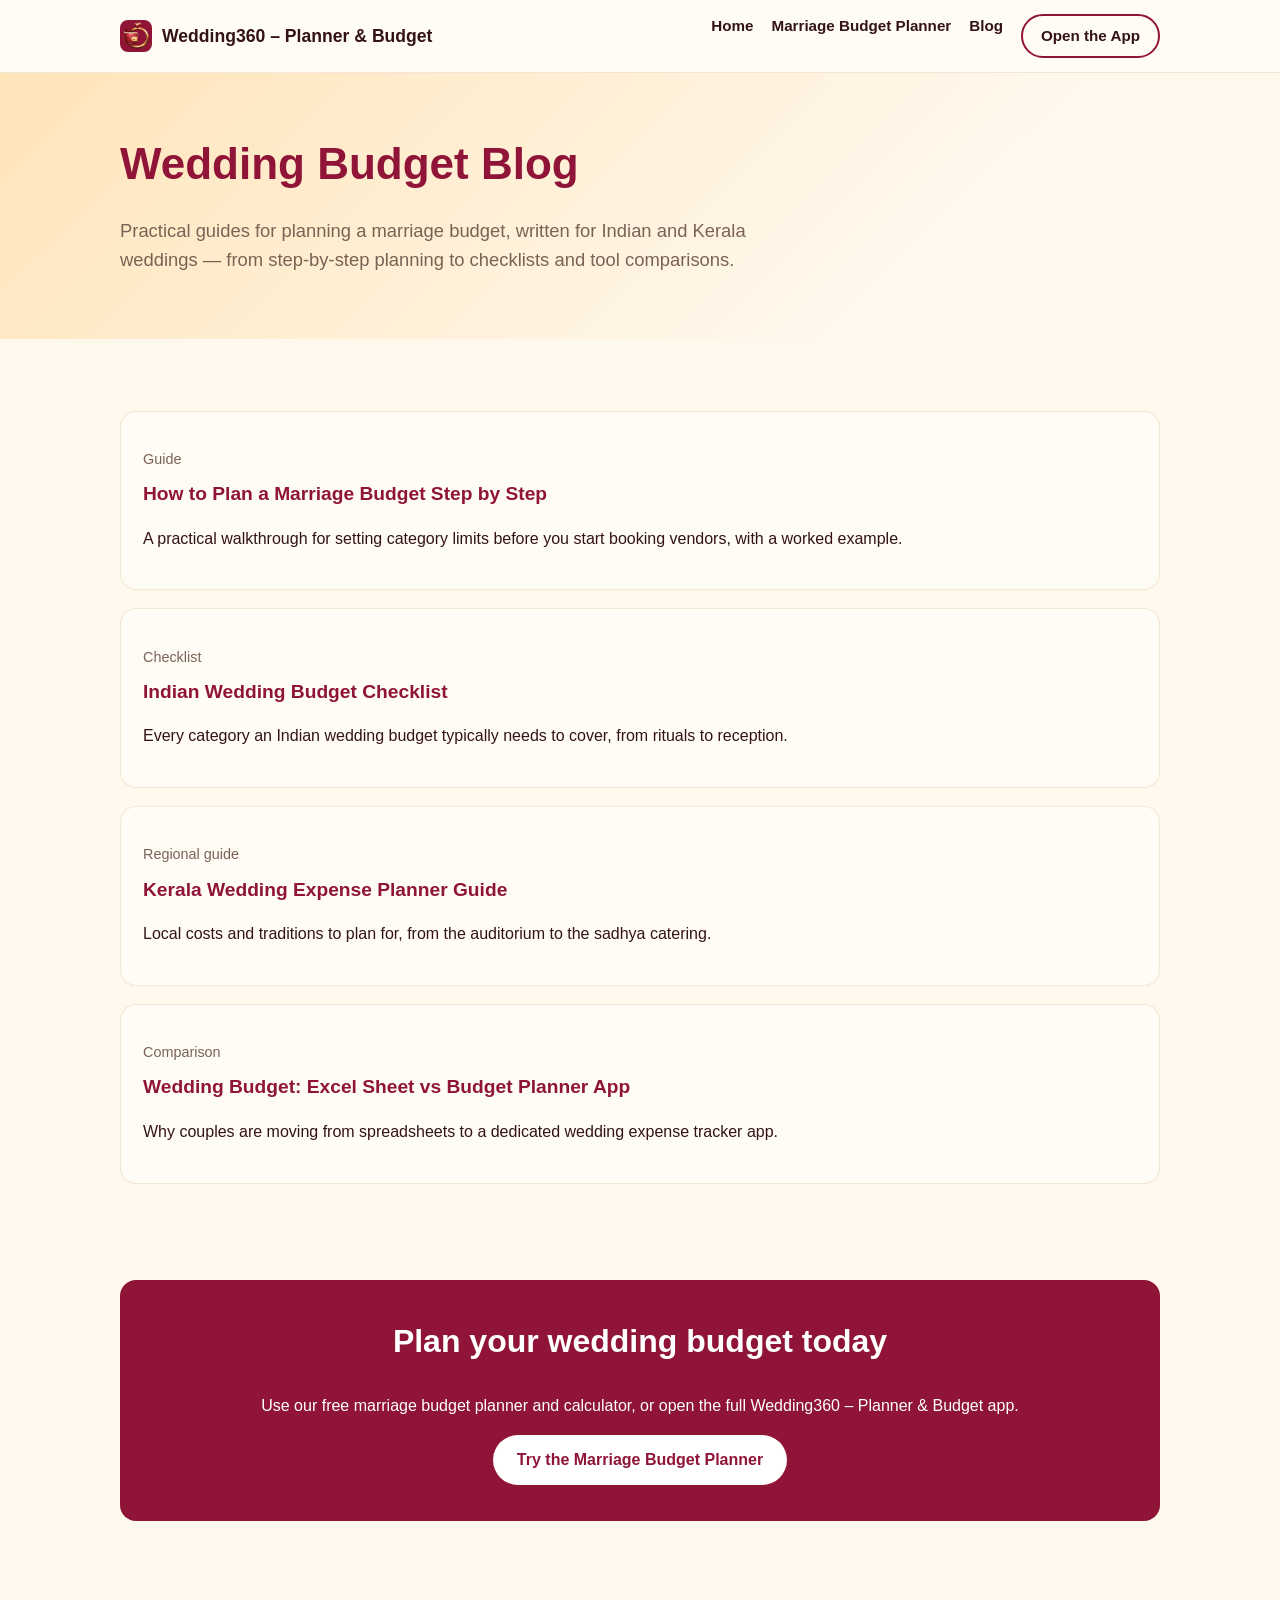
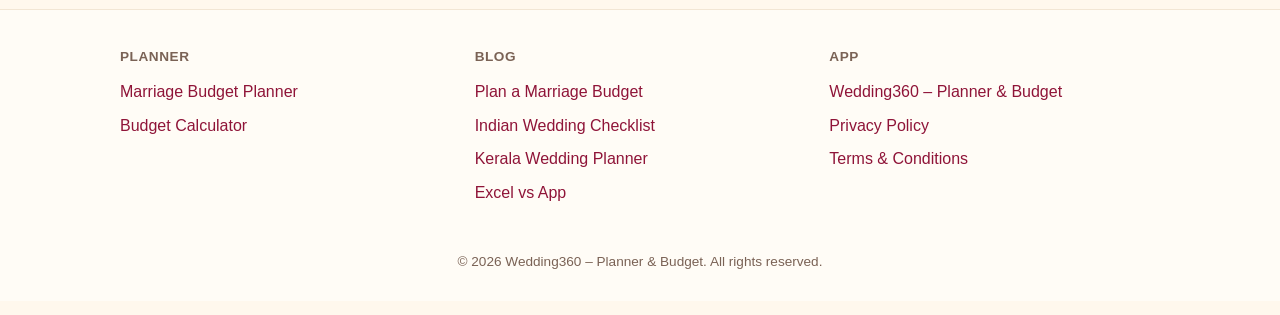
<file: web/blog/index.html>
<!DOCTYPE html>
<html lang="en">
<head>
  <meta charset="UTF-8">
  <meta http-equiv="X-UA-Compatible" content="IE=Edge">
  <meta name="viewport" content="width=device-width, initial-scale=1">

  <title>Wedding Budget Blog | Marriage Budget Planning Guides</title>
  <meta name="description" content="Guides on planning a marriage budget, Indian and Kerala wedding expense checklists, and choosing between Excel and a wedding budget planner app.">
  <meta name="robots" content="index, follow">
  <link rel="canonical" href="https://expense-tracker-20653.web.app/blog/">

  <meta name="theme-color" content="#8F1438">
  <link rel="icon" href="../favicon/favicon.ico" sizes="any">
  <link rel="stylesheet" href="../seo-assets/style.css">

  <meta property="og:type" content="website">
  <meta property="og:url" content="https://expense-tracker-20653.web.app/blog/">
  <meta property="og:title" content="Wedding Budget Blog | Marriage Budget Planning Guides">
  <meta property="og:description" content="Guides on planning a marriage budget, Indian and Kerala wedding expense checklists, and choosing between Excel and a wedding budget planner app.">
  <meta property="og:image" content="https://expense-tracker-20653.web.app/favicon/web-app-manifest-512x512.png">
  <meta property="og:site_name" content="Wedding360 – Planner & Budget">

  <meta name="twitter:card" content="summary_large_image">
  <meta name="twitter:title" content="Wedding Budget Blog | Marriage Budget Planning Guides">
  <meta name="twitter:description" content="Guides on planning a marriage budget, Indian and Kerala wedding expense checklists, and choosing between Excel and a wedding budget planner app.">
  <meta name="twitter:image" content="https://expense-tracker-20653.web.app/favicon/web-app-manifest-512x512.png">

  <script type="application/ld+json">
  {
    "@context": "https://schema.org",
    "@type": "BreadcrumbList",
    "itemListElement": [
      { "@type": "ListItem", "position": 1, "name": "Home", "item": "https://expense-tracker-20653.web.app/" },
      { "@type": "ListItem", "position": 2, "name": "Blog", "item": "https://expense-tracker-20653.web.app/blog/" }
    ]
  }
  </script>
</head>
<body>
  <a class="skip-link" href="#main-content">Skip to main content</a>

  <header class="site-header">
    <div class="container">
      <a class="brand" href="/">
        <img src="../favicon/web-app-manifest-192x192.png" alt="Wedding360 – Planner & Budget logo" width="32" height="32">
        <span>Wedding360 – Planner & Budget</span>
      </a>
      <nav class="site-nav" aria-label="Primary">
        <a href="/">Home</a>
        <a href="/marriage-budget-planner/">Marriage Budget Planner</a>
        <a href="/blog/" aria-current="page">Blog</a>
        <a href="/" class="btn btn-secondary" style="padding:8px 18px;">Open the App</a>
      </nav>
    </div>
  </header>

  <main id="main-content">
    <section class="hero">
      <div class="container">
        <h1>Wedding Budget Blog</h1>
        <p class="lede">
          Practical guides for planning a marriage budget, written for Indian and Kerala weddings &mdash;
          from step-by-step planning to checklists and tool comparisons.
        </p>
      </div>
    </section>

    <section>
      <div class="container">
        <ul class="blog-list">
          <li>
            <p class="post-meta">Guide</p>
            <a class="post-title" href="/blog/how-to-plan-marriage-budget/">How to Plan a Marriage Budget Step by Step</a>
            <p>A practical walkthrough for setting category limits before you start booking vendors, with a worked example.</p>
          </li>
          <li>
            <p class="post-meta">Checklist</p>
            <a class="post-title" href="/blog/indian-wedding-budget-checklist/">Indian Wedding Budget Checklist</a>
            <p>Every category an Indian wedding budget typically needs to cover, from rituals to reception.</p>
          </li>
          <li>
            <p class="post-meta">Regional guide</p>
            <a class="post-title" href="/blog/kerala-wedding-expense-planner/">Kerala Wedding Expense Planner Guide</a>
            <p>Local costs and traditions to plan for, from the auditorium to the sadhya catering.</p>
          </li>
          <li>
            <p class="post-meta">Comparison</p>
            <a class="post-title" href="/blog/wedding-budget-excel-vs-app/">Wedding Budget: Excel Sheet vs Budget Planner App</a>
            <p>Why couples are moving from spreadsheets to a dedicated wedding expense tracker app.</p>
          </li>
        </ul>
      </div>
    </section>

    <section id="cta">
      <div class="container">
        <div class="cta-banner">
          <h2>Plan your wedding budget today</h2>
          <p>Use our free marriage budget planner and calculator, or open the full Wedding360 – Planner & Budget app.</p>
          <a href="/marriage-budget-planner/" class="btn">Try the Marriage Budget Planner</a>
        </div>
      </div>
    </section>
  </main>

  <footer class="site-footer">
    <div class="container">
      <div class="footer-grid">
        <div>
          <h4>Planner</h4>
          <ul>
            <li><a href="/marriage-budget-planner/">Marriage Budget Planner</a></li>
            <li><a href="/marriage-budget-planner/#budget-calculator">Budget Calculator</a></li>
          </ul>
        </div>
        <div>
          <h4>Blog</h4>
          <ul>
            <li><a href="/blog/how-to-plan-marriage-budget/">Plan a Marriage Budget</a></li>
            <li><a href="/blog/indian-wedding-budget-checklist/">Indian Wedding Checklist</a></li>
            <li><a href="/blog/kerala-wedding-expense-planner/">Kerala Wedding Planner</a></li>
            <li><a href="/blog/wedding-budget-excel-vs-app/">Excel vs App</a></li>
          </ul>
        </div>
        <div>
          <h4>App</h4>
          <ul>
            <li><a href="/">Wedding360 – Planner & Budget</a></li>
            <li><a href="/privacy-policy">Privacy Policy</a></li>
            <li><a href="/terms-conditions">Terms &amp; Conditions</a></li>
          </ul>
        </div>
      </div>
      <p class="footer-bottom">&copy; 2026 Wedding360 – Planner & Budget. All rights reserved.</p>
    </div>
  </footer>
</body>
</html>
</file>
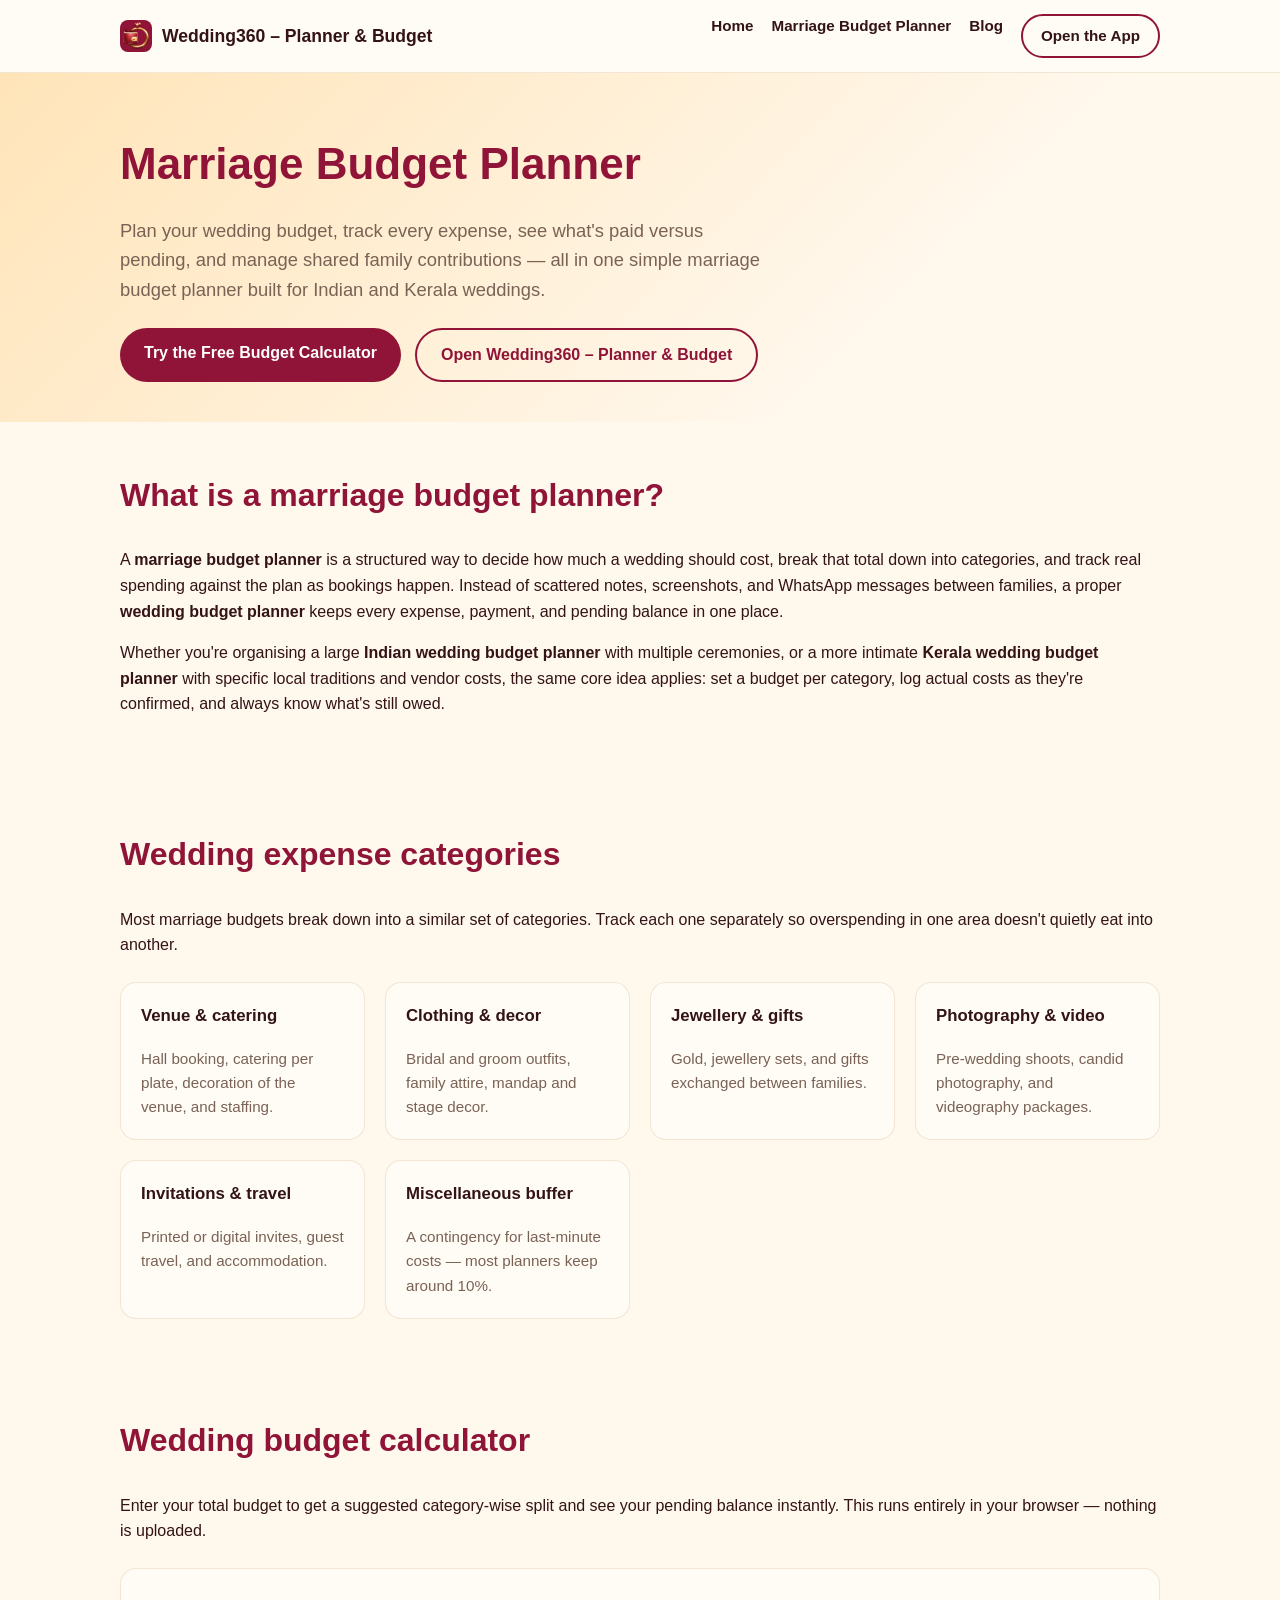
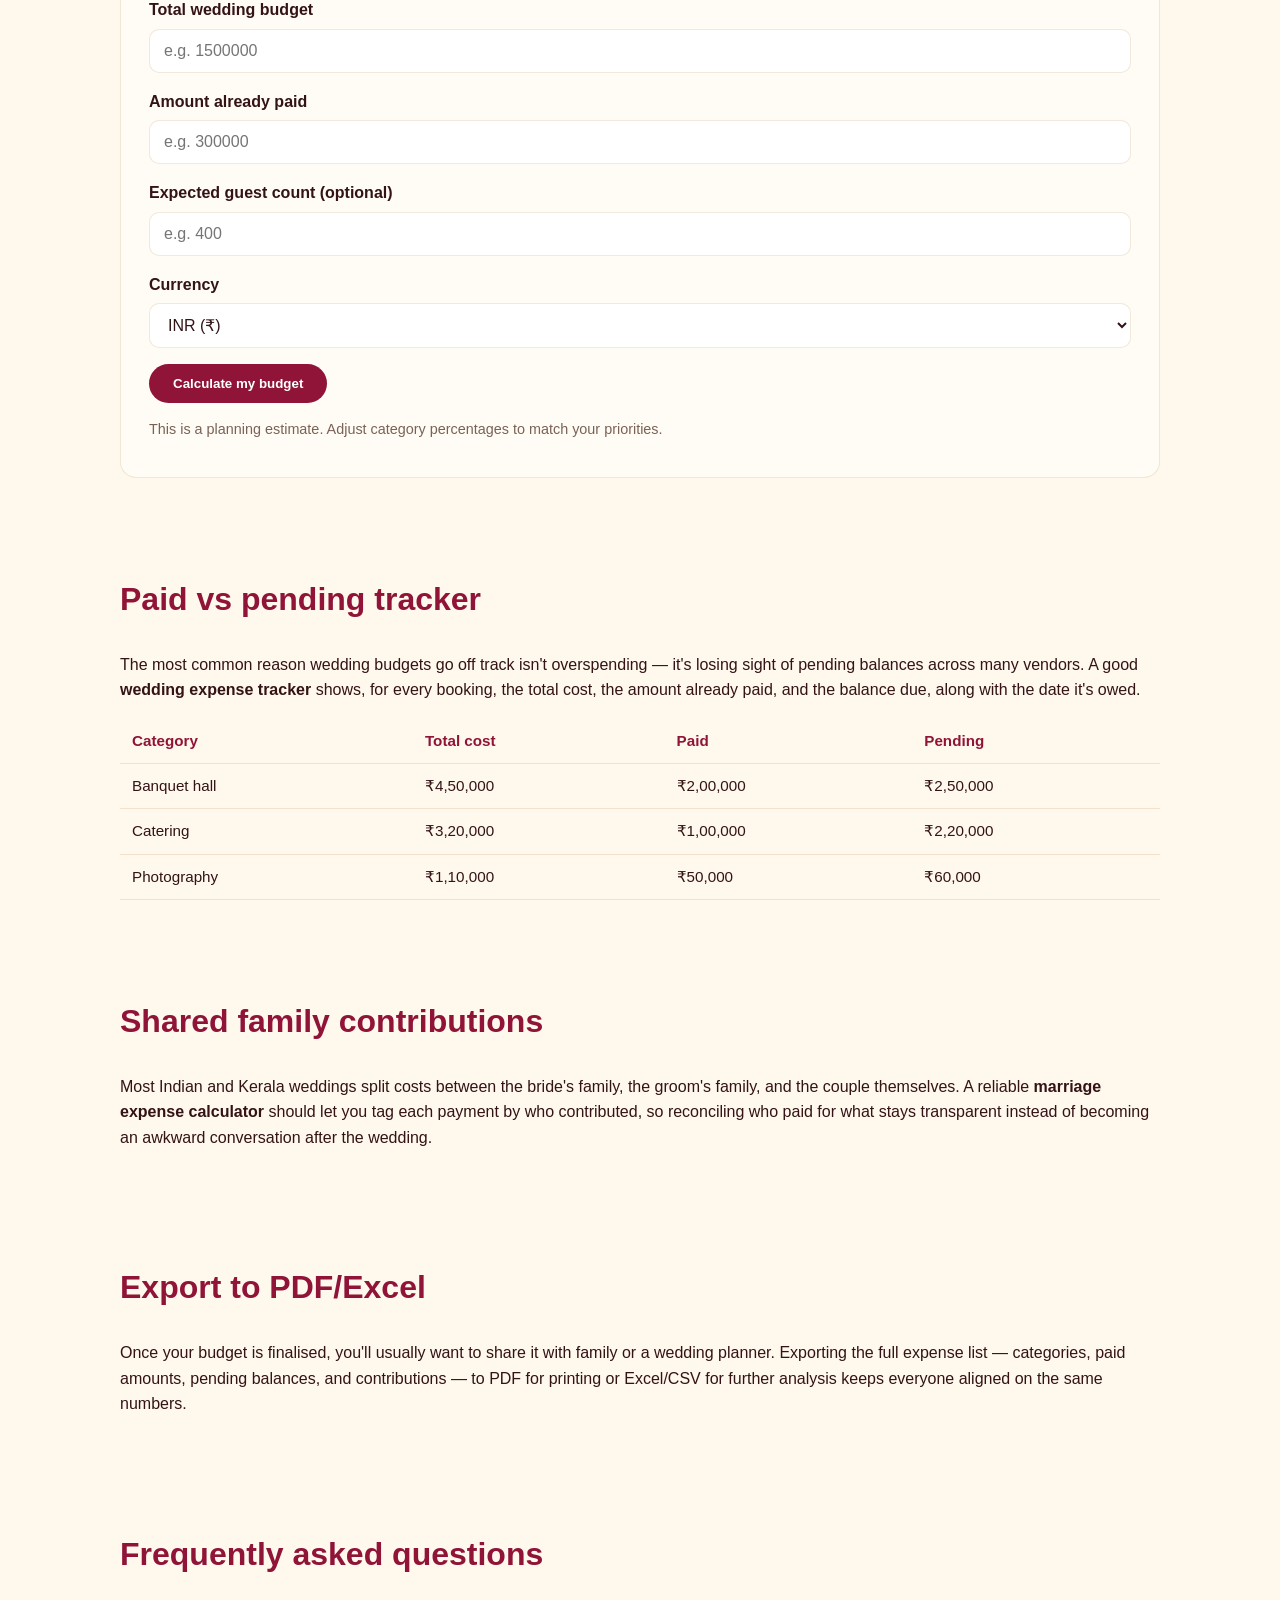
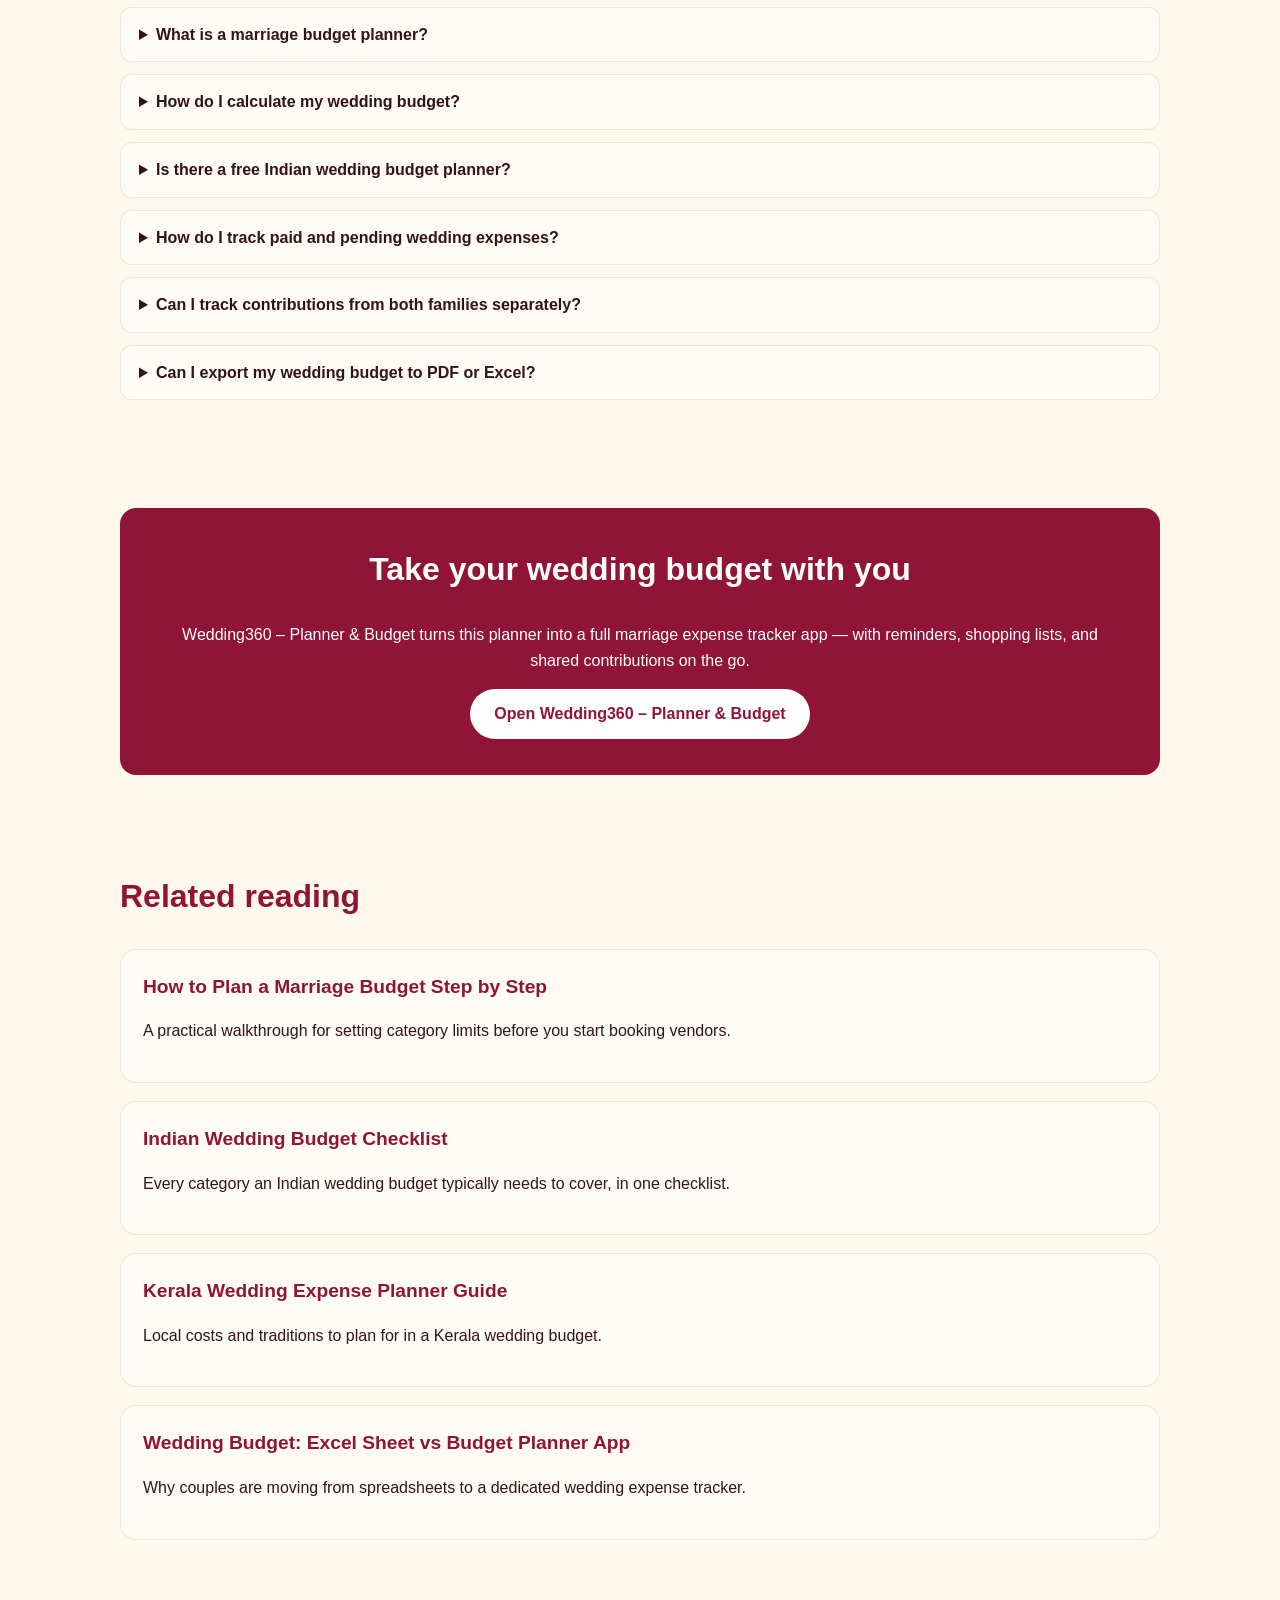
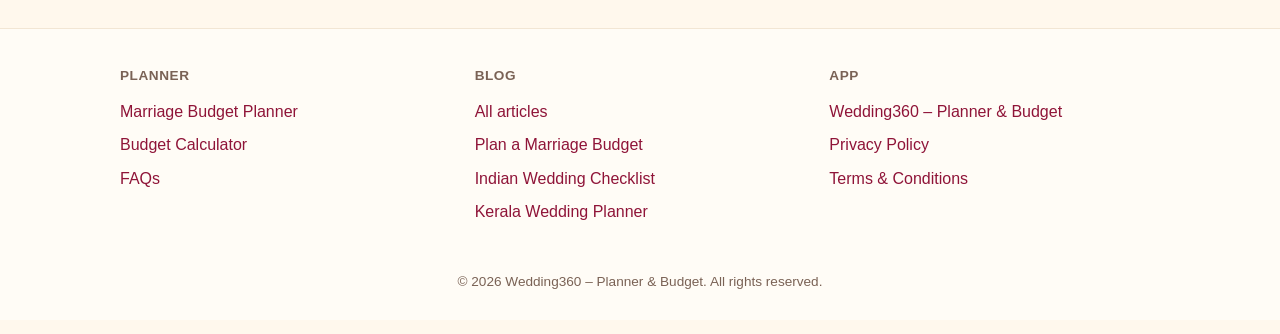
<file: web/marriage-budget-planner/index.html>
<!DOCTYPE html>
<html lang="en">
<head>
  <meta charset="UTF-8">
  <meta http-equiv="X-UA-Compatible" content="IE=Edge">
  <meta name="viewport" content="width=device-width, initial-scale=1">

  <title>Marriage Budget Planner | Wedding Expense Tracker &amp; Budget Calculator</title>
  <meta name="description" content="Plan your wedding budget, track expenses, payments, pending amounts, categories, and shared contributions with an easy marriage budget planner.">
  <meta name="robots" content="index, follow">
  <link rel="canonical" href="https://expense-tracker-20653.web.app/marriage-budget-planner/">

  <meta name="theme-color" content="#8F1438">
  <link rel="icon" href="../favicon/favicon.ico" sizes="any">
  <link rel="icon" type="image/svg+xml" href="../favicon/favicon.svg">
  <link rel="apple-touch-icon" href="../favicon/apple-touch-icon.png">
  <link rel="stylesheet" href="../seo-assets/style.css">

  <!-- Open Graph -->
  <meta property="og:type" content="website">
  <meta property="og:url" content="https://expense-tracker-20653.web.app/marriage-budget-planner/">
  <meta property="og:title" content="Marriage Budget Planner | Wedding Expense Tracker & Budget Calculator">
  <meta property="og:description" content="Plan your wedding budget, track expenses, payments, pending amounts, categories, and shared contributions with an easy marriage budget planner.">
  <meta property="og:image" content="https://expense-tracker-20653.web.app/favicon/web-app-manifest-512x512.png">
  <meta property="og:site_name" content="Wedding360 – Planner & Budget">
  <meta property="og:locale" content="en_GB">

  <!-- Twitter / X -->
  <meta name="twitter:card" content="summary_large_image">
  <meta name="twitter:title" content="Marriage Budget Planner | Wedding Expense Tracker & Budget Calculator">
  <meta name="twitter:description" content="Plan your wedding budget, track expenses, payments, pending amounts, categories, and shared contributions with an easy marriage budget planner.">
  <meta name="twitter:image" content="https://expense-tracker-20653.web.app/favicon/web-app-manifest-512x512.png">

  <!-- WebApplication structured data -->
  <script type="application/ld+json">
  {
    "@context": "https://schema.org",
    "@type": "WebApplication",
    "name": "Marriage Budget Planner",
    "url": "https://expense-tracker-20653.web.app/marriage-budget-planner/",
    "applicationCategory": "FinanceApplication",
    "operatingSystem": "Web, Android, iOS",
    "description": "A free marriage budget planner and wedding expense tracker for managing wedding budgets, paid vs pending payments, expense categories, and shared family contributions.",
    "image": "https://expense-tracker-20653.web.app/favicon/web-app-manifest-512x512.png",
    "offers": {
      "@type": "Offer",
      "price": "0",
      "priceCurrency": "USD"
    },
    "author": {
      "@type": "Organization",
      "name": "Wedding360 – Planner & Budget"
    }
  }
  </script>

  <!-- Breadcrumb structured data -->
  <script type="application/ld+json">
  {
    "@context": "https://schema.org",
    "@type": "BreadcrumbList",
    "itemListElement": [
      { "@type": "ListItem", "position": 1, "name": "Home", "item": "https://expense-tracker-20653.web.app/" },
      { "@type": "ListItem", "position": 2, "name": "Marriage Budget Planner", "item": "https://expense-tracker-20653.web.app/marriage-budget-planner/" }
    ]
  }
  </script>

  <!-- FAQ structured data -->
  <script type="application/ld+json">
  {
    "@context": "https://schema.org",
    "@type": "FAQPage",
    "mainEntity": [
      {
        "@type": "Question",
        "name": "What is a marriage budget planner?",
        "acceptedAnswer": {
          "@type": "Answer",
          "text": "A marriage budget planner is a tool that helps couples and families set a total wedding budget, split it across categories like venue, catering, jewellery and decor, and track how much has been paid versus how much is still pending."
        }
      },
      {
        "@type": "Question",
        "name": "How do I calculate my wedding budget?",
        "acceptedAnswer": {
          "@type": "Answer",
          "text": "Start with your total available funds from both families, list every expense category (venue, catering, attire, jewellery, photography, travel, gifts), assign a percentage or fixed amount to each, then track actual spending against that plan as bookings and payments happen."
        }
      },
      {
        "@type": "Question",
        "name": "Is there a free Indian wedding budget planner?",
        "acceptedAnswer": {
          "@type": "Answer",
          "text": "Yes. The calculator on this page is free to use, and the Wedding360 – Planner & Budget app offers a full marriage expense tracker with categories, paid vs pending status, and shared contributions at no cost to get started."
        }
      },
      {
        "@type": "Question",
        "name": "How do I track paid and pending wedding expenses?",
        "acceptedAnswer": {
          "@type": "Answer",
          "text": "Record every expense with its total amount, what has actually been paid, and the due date for the balance. A good wedding expense tracker shows the pending amount per category and overall, so nothing is missed before the wedding date."
        }
      },
      {
        "@type": "Question",
        "name": "Can I track contributions from both families separately?",
        "acceptedAnswer": {
          "@type": "Answer",
          "text": "Yes. A shared marriage budget planner should let you log who paid for what — the bride's family, groom's family, or the couple — so contributions and reimbursements stay transparent and easy to reconcile."
        }
      },
      {
        "@type": "Question",
        "name": "Can I export my wedding budget to PDF or Excel?",
        "acceptedAnswer": {
          "@type": "Answer",
          "text": "Yes. Wedding budgets are easiest to share with family when they can be exported to PDF for printing or Excel/CSV for further calculations, so everyone involved can review the same numbers."
        }
      }
    ]
  }
  </script>
</head>
<body>
  <a class="skip-link" href="#main-content">Skip to main content</a>

  <header class="site-header">
    <div class="container">
      <a class="brand" href="/">
        <img src="../favicon/web-app-manifest-192x192.png" alt="Wedding360 – Planner & Budget logo" width="32" height="32">
        <span>Wedding360 – Planner & Budget</span>
      </a>
      <nav class="site-nav" aria-label="Primary">
        <a href="/">Home</a>
        <a href="/marriage-budget-planner/" aria-current="page">Marriage Budget Planner</a>
        <a href="/blog/">Blog</a>
        <a href="/" class="btn btn-secondary" style="padding:8px 18px;">Open the App</a>
      </nav>
    </div>
  </header>

  <main id="main-content">
    <section class="hero">
      <div class="container">
        <h1>Marriage Budget Planner</h1>
        <p class="lede">
          Plan your wedding budget, track every expense, see what's paid versus pending, and manage
          shared family contributions &mdash; all in one simple marriage budget planner built for
          Indian and Kerala weddings.
        </p>
        <div class="hero-actions">
          <a href="#budget-calculator" class="btn">Try the Free Budget Calculator</a>
          <a href="/" class="btn btn-secondary">Open Wedding360 – Planner & Budget</a>
        </div>
      </div>
    </section>

    <section id="what-is-a-marriage-budget-planner">
      <div class="container">
        <h2>What is a marriage budget planner?</h2>
        <p>
          A <strong>marriage budget planner</strong> is a structured way to decide how much a wedding
          should cost, break that total down into categories, and track real spending against the
          plan as bookings happen. Instead of scattered notes, screenshots, and WhatsApp messages
          between families, a proper <strong>wedding budget planner</strong> keeps every expense,
          payment, and pending balance in one place.
        </p>
        <p>
          Whether you're organising a large <strong>Indian wedding budget planner</strong> with
          multiple ceremonies, or a more intimate <strong>Kerala wedding budget planner</strong> with
          specific local traditions and vendor costs, the same core idea applies: set a budget per
          category, log actual costs as they're confirmed, and always know what's still owed.
        </p>
      </div>
    </section>

    <section id="wedding-expense-categories">
      <div class="container">
        <h2>Wedding expense categories</h2>
        <p>Most marriage budgets break down into a similar set of categories. Track each one separately so overspending in one area doesn't quietly eat into another.</p>
        <div class="card-grid">
          <div class="card">
            <h3>Venue &amp; catering</h3>
            <p>Hall booking, catering per plate, decoration of the venue, and staffing.</p>
          </div>
          <div class="card">
            <h3>Clothing &amp; decor</h3>
            <p>Bridal and groom outfits, family attire, mandap and stage decor.</p>
          </div>
          <div class="card">
            <h3>Jewellery &amp; gifts</h3>
            <p>Gold, jewellery sets, and gifts exchanged between families.</p>
          </div>
          <div class="card">
            <h3>Photography &amp; video</h3>
            <p>Pre-wedding shoots, candid photography, and videography packages.</p>
          </div>
          <div class="card">
            <h3>Invitations &amp; travel</h3>
            <p>Printed or digital invites, guest travel, and accommodation.</p>
          </div>
          <div class="card">
            <h3>Miscellaneous buffer</h3>
            <p>A contingency for last-minute costs &mdash; most planners keep around 10%.</p>
          </div>
        </div>
      </div>
    </section>

    <section id="budget-calculator">
      <div class="container">
        <h2>Wedding budget calculator</h2>
        <p>Enter your total budget to get a suggested category-wise split and see your pending balance instantly. This runs entirely in your browser &mdash; nothing is uploaded.</p>

        <form id="budget-calculator-form" class="calculator" aria-describedby="calculator-note">
          <div class="field">
            <label for="total-budget">Total wedding budget</label>
            <input type="number" id="total-budget" name="total-budget" min="0" step="1000" inputmode="numeric" required placeholder="e.g. 1500000">
          </div>
          <div class="field">
            <label for="already-paid">Amount already paid</label>
            <input type="number" id="already-paid" name="already-paid" min="0" step="1000" inputmode="numeric" placeholder="e.g. 300000">
          </div>
          <div class="field">
            <label for="guest-count">Expected guest count (optional)</label>
            <input type="number" id="guest-count" name="guest-count" min="0" step="1" inputmode="numeric" placeholder="e.g. 400">
          </div>
          <div class="field">
            <label for="currency">Currency</label>
            <select id="currency" name="currency">
              <option value="INR" selected>INR (₹)</option>
              <option value="USD">USD ($)</option>
              <option value="AED">AED (د.إ)</option>
              <option value="GBP">GBP (£)</option>
            </select>
          </div>
          <button type="submit" class="btn">Calculate my budget</button>
          <p id="calculator-note" class="post-meta">This is a planning estimate. Adjust category percentages to match your priorities.</p>
        </form>

        <div id="budget-calculator-result" class="calculator-result" role="status" hidden>
          <h3>Your suggested marriage expense breakdown</h3>
          <div id="budget-calculator-breakdown"></div>
        </div>
      </div>
    </section>

    <section id="paid-vs-pending-tracker">
      <div class="container">
        <h2>Paid vs pending tracker</h2>
        <p>
          The most common reason wedding budgets go off track isn't overspending &mdash; it's losing
          sight of pending balances across many vendors. A good <strong>wedding expense tracker</strong>
          shows, for every booking, the total cost, the amount already paid, and the balance due,
          along with the date it's owed.
        </p>
        <table>
          <thead>
            <tr><th>Category</th><th>Total cost</th><th>Paid</th><th>Pending</th></tr>
          </thead>
          <tbody>
            <tr><td>Banquet hall</td><td>&#8377;4,50,000</td><td>&#8377;2,00,000</td><td>&#8377;2,50,000</td></tr>
            <tr><td>Catering</td><td>&#8377;3,20,000</td><td>&#8377;1,00,000</td><td>&#8377;2,20,000</td></tr>
            <tr><td>Photography</td><td>&#8377;1,10,000</td><td>&#8377;50,000</td><td>&#8377;60,000</td></tr>
          </tbody>
        </table>
      </div>
    </section>

    <section id="shared-family-contributions">
      <div class="container">
        <h2>Shared family contributions</h2>
        <p>
          Most Indian and Kerala weddings split costs between the bride's family, the groom's family,
          and the couple themselves. A reliable <strong>marriage expense calculator</strong> should
          let you tag each payment by who contributed, so reconciling who paid for what stays
          transparent instead of becoming an awkward conversation after the wedding.
        </p>
      </div>
    </section>

    <section id="export-to-pdf-excel">
      <div class="container">
        <h2>Export to PDF/Excel</h2>
        <p>
          Once your budget is finalised, you'll usually want to share it with family or a wedding
          planner. Exporting the full expense list &mdash; categories, paid amounts, pending balances,
          and contributions &mdash; to PDF for printing or Excel/CSV for further analysis keeps
          everyone aligned on the same numbers.
        </p>
      </div>
    </section>

    <section id="faqs" class="faq">
      <div class="container">
        <h2>Frequently asked questions</h2>

        <details>
          <summary>What is a marriage budget planner?</summary>
          <p>A marriage budget planner is a tool that helps couples and families set a total wedding budget, split it across categories like venue, catering, jewellery and decor, and track how much has been paid versus how much is still pending.</p>
        </details>

        <details>
          <summary>How do I calculate my wedding budget?</summary>
          <p>Start with your total available funds from both families, list every expense category (venue, catering, attire, jewellery, photography, travel, gifts), assign a percentage or fixed amount to each, then track actual spending against that plan as bookings and payments happen.</p>
        </details>

        <details>
          <summary>Is there a free Indian wedding budget planner?</summary>
          <p>Yes. The calculator on this page is free to use, and the Wedding360 – Planner & Budget app offers a full marriage expense tracker with categories, paid vs pending status, and shared contributions at no cost to get started.</p>
        </details>

        <details>
          <summary>How do I track paid and pending wedding expenses?</summary>
          <p>Record every expense with its total amount, what has actually been paid, and the due date for the balance. A good wedding expense tracker shows the pending amount per category and overall, so nothing is missed before the wedding date.</p>
        </details>

        <details>
          <summary>Can I track contributions from both families separately?</summary>
          <p>Yes. A shared marriage budget planner should let you log who paid for what &mdash; the bride's family, groom's family, or the couple &mdash; so contributions and reimbursements stay transparent and easy to reconcile.</p>
        </details>

        <details>
          <summary>Can I export my wedding budget to PDF or Excel?</summary>
          <p>Yes. Wedding budgets are easiest to share with family when they can be exported to PDF for printing or Excel/CSV for further calculations, so everyone involved can review the same numbers.</p>
        </details>
      </div>
    </section>

    <section id="cta">
      <div class="container">
        <div class="cta-banner">
          <h2>Take your wedding budget with you</h2>
          <p>Wedding360 – Planner & Budget turns this planner into a full marriage expense tracker app &mdash; with reminders, shopping lists, and shared contributions on the go.</p>
          <a href="/" class="btn">Open Wedding360 – Planner & Budget</a>
        </div>
      </div>
    </section>

    <section id="related-reading">
      <div class="container">
        <h2>Related reading</h2>
        <ul class="blog-list">
          <li>
            <a class="post-title" href="/blog/how-to-plan-marriage-budget/">How to Plan a Marriage Budget Step by Step</a>
            <p>A practical walkthrough for setting category limits before you start booking vendors.</p>
          </li>
          <li>
            <a class="post-title" href="/blog/indian-wedding-budget-checklist/">Indian Wedding Budget Checklist</a>
            <p>Every category an Indian wedding budget typically needs to cover, in one checklist.</p>
          </li>
          <li>
            <a class="post-title" href="/blog/kerala-wedding-expense-planner/">Kerala Wedding Expense Planner Guide</a>
            <p>Local costs and traditions to plan for in a Kerala wedding budget.</p>
          </li>
          <li>
            <a class="post-title" href="/blog/wedding-budget-excel-vs-app/">Wedding Budget: Excel Sheet vs Budget Planner App</a>
            <p>Why couples are moving from spreadsheets to a dedicated wedding expense tracker.</p>
          </li>
        </ul>
      </div>
    </section>
  </main>

  <footer class="site-footer">
    <div class="container">
      <div class="footer-grid">
        <div>
          <h4>Planner</h4>
          <ul>
            <li><a href="/marriage-budget-planner/">Marriage Budget Planner</a></li>
            <li><a href="/marriage-budget-planner/#budget-calculator">Budget Calculator</a></li>
            <li><a href="/marriage-budget-planner/#faqs">FAQs</a></li>
          </ul>
        </div>
        <div>
          <h4>Blog</h4>
          <ul>
            <li><a href="/blog/">All articles</a></li>
            <li><a href="/blog/how-to-plan-marriage-budget/">Plan a Marriage Budget</a></li>
            <li><a href="/blog/indian-wedding-budget-checklist/">Indian Wedding Checklist</a></li>
            <li><a href="/blog/kerala-wedding-expense-planner/">Kerala Wedding Planner</a></li>
          </ul>
        </div>
        <div>
          <h4>App</h4>
          <ul>
            <li><a href="/">Wedding360 – Planner & Budget</a></li>
            <li><a href="/privacy-policy">Privacy Policy</a></li>
            <li><a href="/terms-conditions">Terms &amp; Conditions</a></li>
          </ul>
        </div>
      </div>
      <p class="footer-bottom">&copy; 2026 Wedding360 – Planner & Budget. All rights reserved.</p>
    </div>
  </footer>

  <script src="../seo-assets/calculator.js"></script>
</body>
</html>
</file>
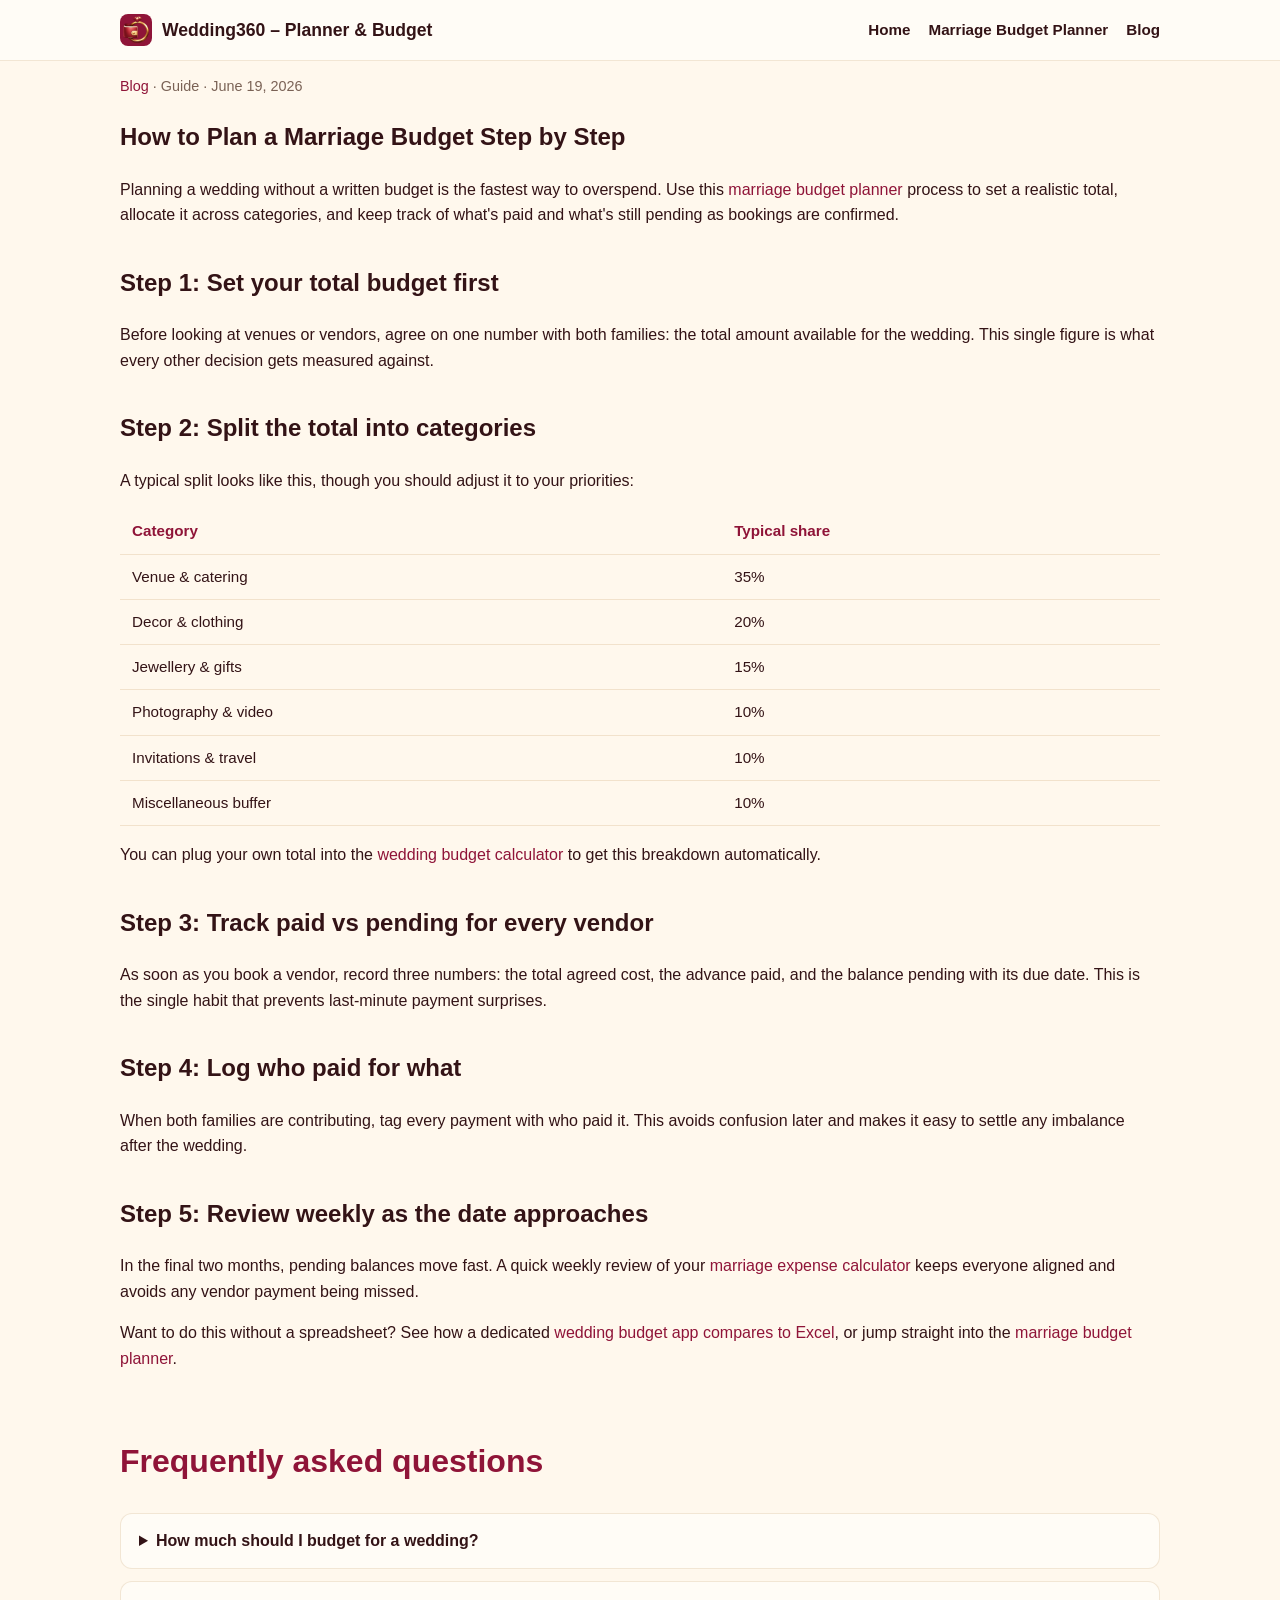
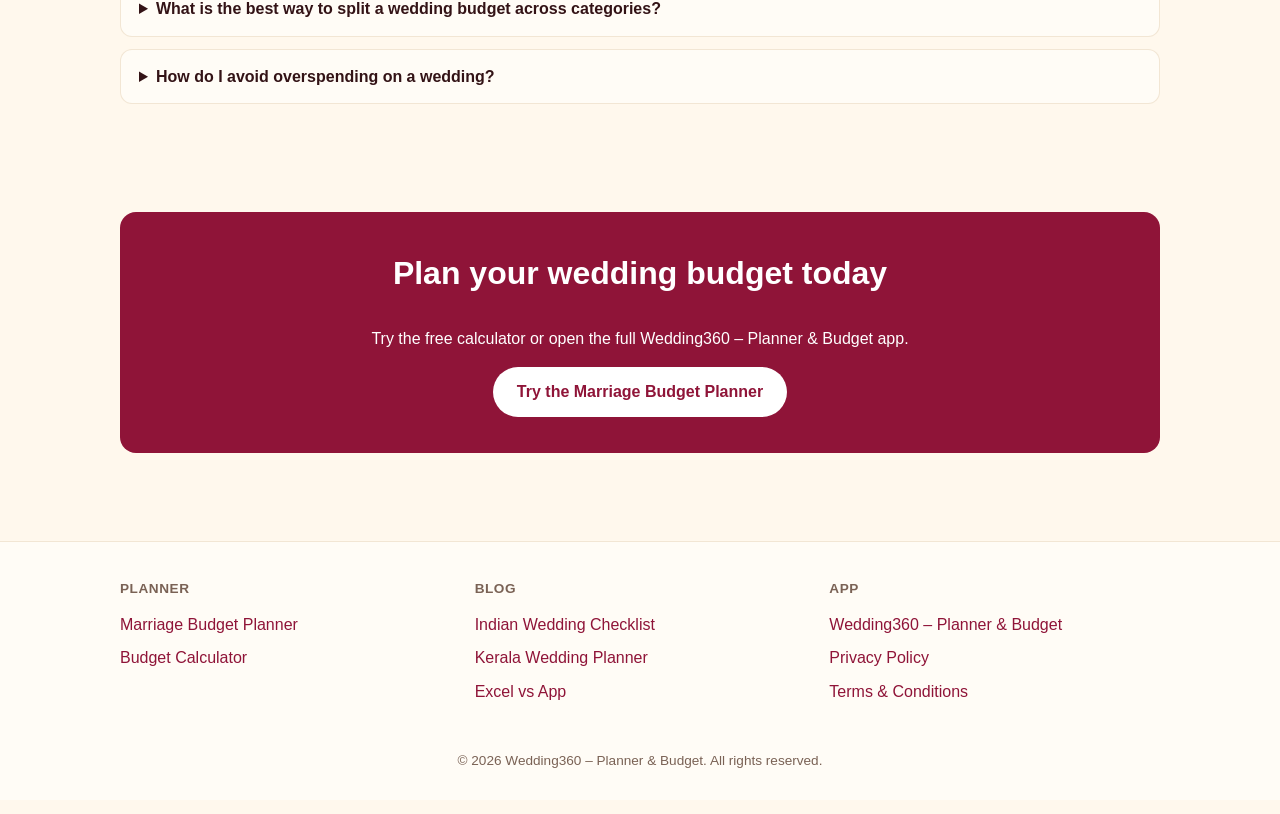
<file: web/blog/how-to-plan-marriage-budget/index.html>
<!DOCTYPE html>
<html lang="en">
<head>
  <meta charset="UTF-8">
  <meta http-equiv="X-UA-Compatible" content="IE=Edge">
  <meta name="viewport" content="width=device-width, initial-scale=1">

  <title>How to Plan a Marriage Budget Step by Step | Wedding360 – Planner & Budget</title>
  <meta name="description" content="A step-by-step guide to planning a marriage budget: setting a total, splitting it across categories, and tracking paid vs pending expenses.">
  <meta name="robots" content="index, follow">
  <link rel="canonical" href="https://expense-tracker-20653.web.app/blog/how-to-plan-marriage-budget/">

  <meta name="theme-color" content="#8F1438">
  <link rel="icon" href="../../favicon/favicon.ico" sizes="any">
  <link rel="stylesheet" href="../../seo-assets/style.css">

  <meta property="og:type" content="article">
  <meta property="og:url" content="https://expense-tracker-20653.web.app/blog/how-to-plan-marriage-budget/">
  <meta property="og:title" content="How to Plan a Marriage Budget Step by Step">
  <meta property="og:description" content="A step-by-step guide to planning a marriage budget: setting a total, splitting it across categories, and tracking paid vs pending expenses.">
  <meta property="og:image" content="https://expense-tracker-20653.web.app/favicon/web-app-manifest-512x512.png">
  <meta property="og:site_name" content="Wedding360 – Planner & Budget">

  <meta name="twitter:card" content="summary_large_image">
  <meta name="twitter:title" content="How to Plan a Marriage Budget Step by Step">
  <meta name="twitter:description" content="A step-by-step guide to planning a marriage budget: setting a total, splitting it across categories, and tracking paid vs pending expenses.">
  <meta name="twitter:image" content="https://expense-tracker-20653.web.app/favicon/web-app-manifest-512x512.png">

  <script type="application/ld+json">
  {
    "@context": "https://schema.org",
    "@type": "Article",
    "headline": "How to Plan a Marriage Budget Step by Step",
    "description": "A step-by-step guide to planning a marriage budget: setting a total, splitting it across categories, and tracking paid vs pending expenses.",
    "image": "https://expense-tracker-20653.web.app/favicon/web-app-manifest-512x512.png",
    "datePublished": "2026-06-19",
    "dateModified": "2026-06-19",
    "author": { "@type": "Organization", "name": "Wedding360 – Planner & Budget" },
    "publisher": { "@type": "Organization", "name": "Wedding360 – Planner & Budget" },
    "mainEntityOfPage": "https://expense-tracker-20653.web.app/blog/how-to-plan-marriage-budget/"
  }
  </script>

  <script type="application/ld+json">
  {
    "@context": "https://schema.org",
    "@type": "HowTo",
    "name": "How to Plan a Marriage Budget Step by Step",
    "description": "A step-by-step guide to planning a marriage budget: setting a total, splitting it across categories, and tracking paid vs pending expenses.",
    "step": [
      { "@type": "HowToStep", "name": "Set your total budget first", "text": "Agree on one total wedding budget figure with both families before looking at venues or vendors." },
      { "@type": "HowToStep", "name": "Split the total into categories", "text": "Allocate the total across venue & catering, decor & clothing, jewellery & gifts, photography & video, invitations & travel, and a miscellaneous buffer." },
      { "@type": "HowToStep", "name": "Track paid vs pending for every vendor", "text": "Record the total agreed cost, advance paid, and pending balance with its due date for every vendor as soon as it's booked." },
      { "@type": "HowToStep", "name": "Log who paid for what", "text": "Tag every payment with which family or person paid it, to avoid confusion and make post-wedding settlement easy." },
      { "@type": "HowToStep", "name": "Review weekly as the date approaches", "text": "In the final two months, review pending balances weekly so no vendor payment is missed." }
    ]
  }
  </script>

  <script type="application/ld+json">
  {
    "@context": "https://schema.org",
    "@type": "BreadcrumbList",
    "itemListElement": [
      { "@type": "ListItem", "position": 1, "name": "Home", "item": "https://expense-tracker-20653.web.app/" },
      { "@type": "ListItem", "position": 2, "name": "Blog", "item": "https://expense-tracker-20653.web.app/blog/" },
      { "@type": "ListItem", "position": 3, "name": "How to Plan a Marriage Budget Step by Step", "item": "https://expense-tracker-20653.web.app/blog/how-to-plan-marriage-budget/" }
    ]
  }
  </script>

  <script type="application/ld+json">
  {
    "@context": "https://schema.org",
    "@type": "FAQPage",
    "mainEntity": [
      {
        "@type": "Question",
        "name": "How much should I budget for a wedding?",
        "acceptedAnswer": { "@type": "Answer", "text": "There's no fixed number — agree on a single total with both families first, based on what's actually available, then split that total across categories like venue, catering, attire, and jewellery rather than starting with vendor quotes." }
      },
      {
        "@type": "Question",
        "name": "What is the best way to split a wedding budget across categories?",
        "acceptedAnswer": { "@type": "Answer", "text": "A common starting split is venue & catering 35%, decor & clothing 20%, jewellery & gifts 15%, photography & video 10%, invitations & travel 10%, and a 10% miscellaneous buffer. Adjust the percentages to match your priorities." }
      },
      {
        "@type": "Question",
        "name": "How do I avoid overspending on a wedding?",
        "acceptedAnswer": { "@type": "Answer", "text": "Track the total agreed cost, amount paid, and pending balance for every vendor as soon as it's booked, and review those pending balances weekly in the final two months before the wedding." }
      }
    ]
  }
  </script>
</head>
<body>
  <a class="skip-link" href="#main-content">Skip to main content</a>

  <header class="site-header">
    <div class="container">
      <a class="brand" href="/">
        <img src="../../favicon/web-app-manifest-192x192.png" alt="Wedding360 – Planner & Budget logo" width="32" height="32">
        <span>Wedding360 – Planner & Budget</span>
      </a>
      <nav class="site-nav" aria-label="Primary">
        <a href="/">Home</a>
        <a href="/marriage-budget-planner/">Marriage Budget Planner</a>
        <a href="/blog/" aria-current="page">Blog</a>
      </nav>
    </div>
  </header>

  <main id="main-content">
    <article class="post-body">
      <div class="container">
        <p class="post-meta"><a href="/blog/">Blog</a> &middot; Guide &middot; June 19, 2026</p>
        <h1>How to Plan a Marriage Budget Step by Step</h1>
        <p>
          Planning a wedding without a written budget is the fastest way to overspend. Use this
          <a href="/marriage-budget-planner/">marriage budget planner</a> process to set a realistic
          total, allocate it across categories, and keep track of what's paid and what's still
          pending as bookings are confirmed.
        </p>

        <h2>Step 1: Set your total budget first</h2>
        <p>
          Before looking at venues or vendors, agree on one number with both families: the total
          amount available for the wedding. This single figure is what every other decision gets
          measured against.
        </p>

        <h2>Step 2: Split the total into categories</h2>
        <p>A typical split looks like this, though you should adjust it to your priorities:</p>
        <table>
          <thead><tr><th>Category</th><th>Typical share</th></tr></thead>
          <tbody>
            <tr><td>Venue &amp; catering</td><td>35%</td></tr>
            <tr><td>Decor &amp; clothing</td><td>20%</td></tr>
            <tr><td>Jewellery &amp; gifts</td><td>15%</td></tr>
            <tr><td>Photography &amp; video</td><td>10%</td></tr>
            <tr><td>Invitations &amp; travel</td><td>10%</td></tr>
            <tr><td>Miscellaneous buffer</td><td>10%</td></tr>
          </tbody>
        </table>
        <p>You can plug your own total into the <a href="/marriage-budget-planner/#budget-calculator">wedding budget calculator</a> to get this breakdown automatically.</p>

        <h2>Step 3: Track paid vs pending for every vendor</h2>
        <p>
          As soon as you book a vendor, record three numbers: the total agreed cost, the advance
          paid, and the balance pending with its due date. This is the single habit that prevents
          last-minute payment surprises.
        </p>

        <h2>Step 4: Log who paid for what</h2>
        <p>
          When both families are contributing, tag every payment with who paid it. This avoids
          confusion later and makes it easy to settle any imbalance after the wedding.
        </p>

        <h2>Step 5: Review weekly as the date approaches</h2>
        <p>
          In the final two months, pending balances move fast. A quick weekly review of your
          <a href="/marriage-budget-planner/">marriage expense calculator</a> keeps everyone aligned
          and avoids any vendor payment being missed.
        </p>

        <p>
          Want to do this without a spreadsheet? See how a dedicated
          <a href="/blog/wedding-budget-excel-vs-app/">wedding budget app compares to Excel</a>, or
          jump straight into the <a href="/marriage-budget-planner/">marriage budget planner</a>.
        </p>
      </div>
    </article>

    <section id="faqs" class="faq">
      <div class="container">
        <h2>Frequently asked questions</h2>

        <details>
          <summary>How much should I budget for a wedding?</summary>
          <p>There's no fixed number &mdash; agree on a single total with both families first, based on what's actually available, then split that total across categories like venue, catering, attire, and jewellery rather than starting with vendor quotes.</p>
        </details>

        <details>
          <summary>What is the best way to split a wedding budget across categories?</summary>
          <p>A common starting split is venue &amp; catering 35%, decor &amp; clothing 20%, jewellery &amp; gifts 15%, photography &amp; video 10%, invitations &amp; travel 10%, and a 10% miscellaneous buffer. Adjust the percentages to match your priorities.</p>
        </details>

        <details>
          <summary>How do I avoid overspending on a wedding?</summary>
          <p>Track the total agreed cost, amount paid, and pending balance for every vendor as soon as it's booked, and review those pending balances weekly in the final two months before the wedding.</p>
        </details>
      </div>
    </section>

    <section id="cta">
      <div class="container">
        <div class="cta-banner">
          <h2>Plan your wedding budget today</h2>
          <p>Try the free calculator or open the full Wedding360 – Planner & Budget app.</p>
          <a href="/marriage-budget-planner/" class="btn">Try the Marriage Budget Planner</a>
        </div>
      </div>
    </section>
  </main>

  <footer class="site-footer">
    <div class="container">
      <div class="footer-grid">
        <div>
          <h4>Planner</h4>
          <ul>
            <li><a href="/marriage-budget-planner/">Marriage Budget Planner</a></li>
            <li><a href="/marriage-budget-planner/#budget-calculator">Budget Calculator</a></li>
          </ul>
        </div>
        <div>
          <h4>Blog</h4>
          <ul>
            <li><a href="/blog/indian-wedding-budget-checklist/">Indian Wedding Checklist</a></li>
            <li><a href="/blog/kerala-wedding-expense-planner/">Kerala Wedding Planner</a></li>
            <li><a href="/blog/wedding-budget-excel-vs-app/">Excel vs App</a></li>
          </ul>
        </div>
        <div>
          <h4>App</h4>
          <ul>
            <li><a href="/">Wedding360 – Planner & Budget</a></li>
            <li><a href="/privacy-policy">Privacy Policy</a></li>
            <li><a href="/terms-conditions">Terms &amp; Conditions</a></li>
          </ul>
        </div>
      </div>
      <p class="footer-bottom">&copy; 2026 Wedding360 – Planner & Budget. All rights reserved.</p>
    </div>
  </footer>
</body>
</html>
</file>
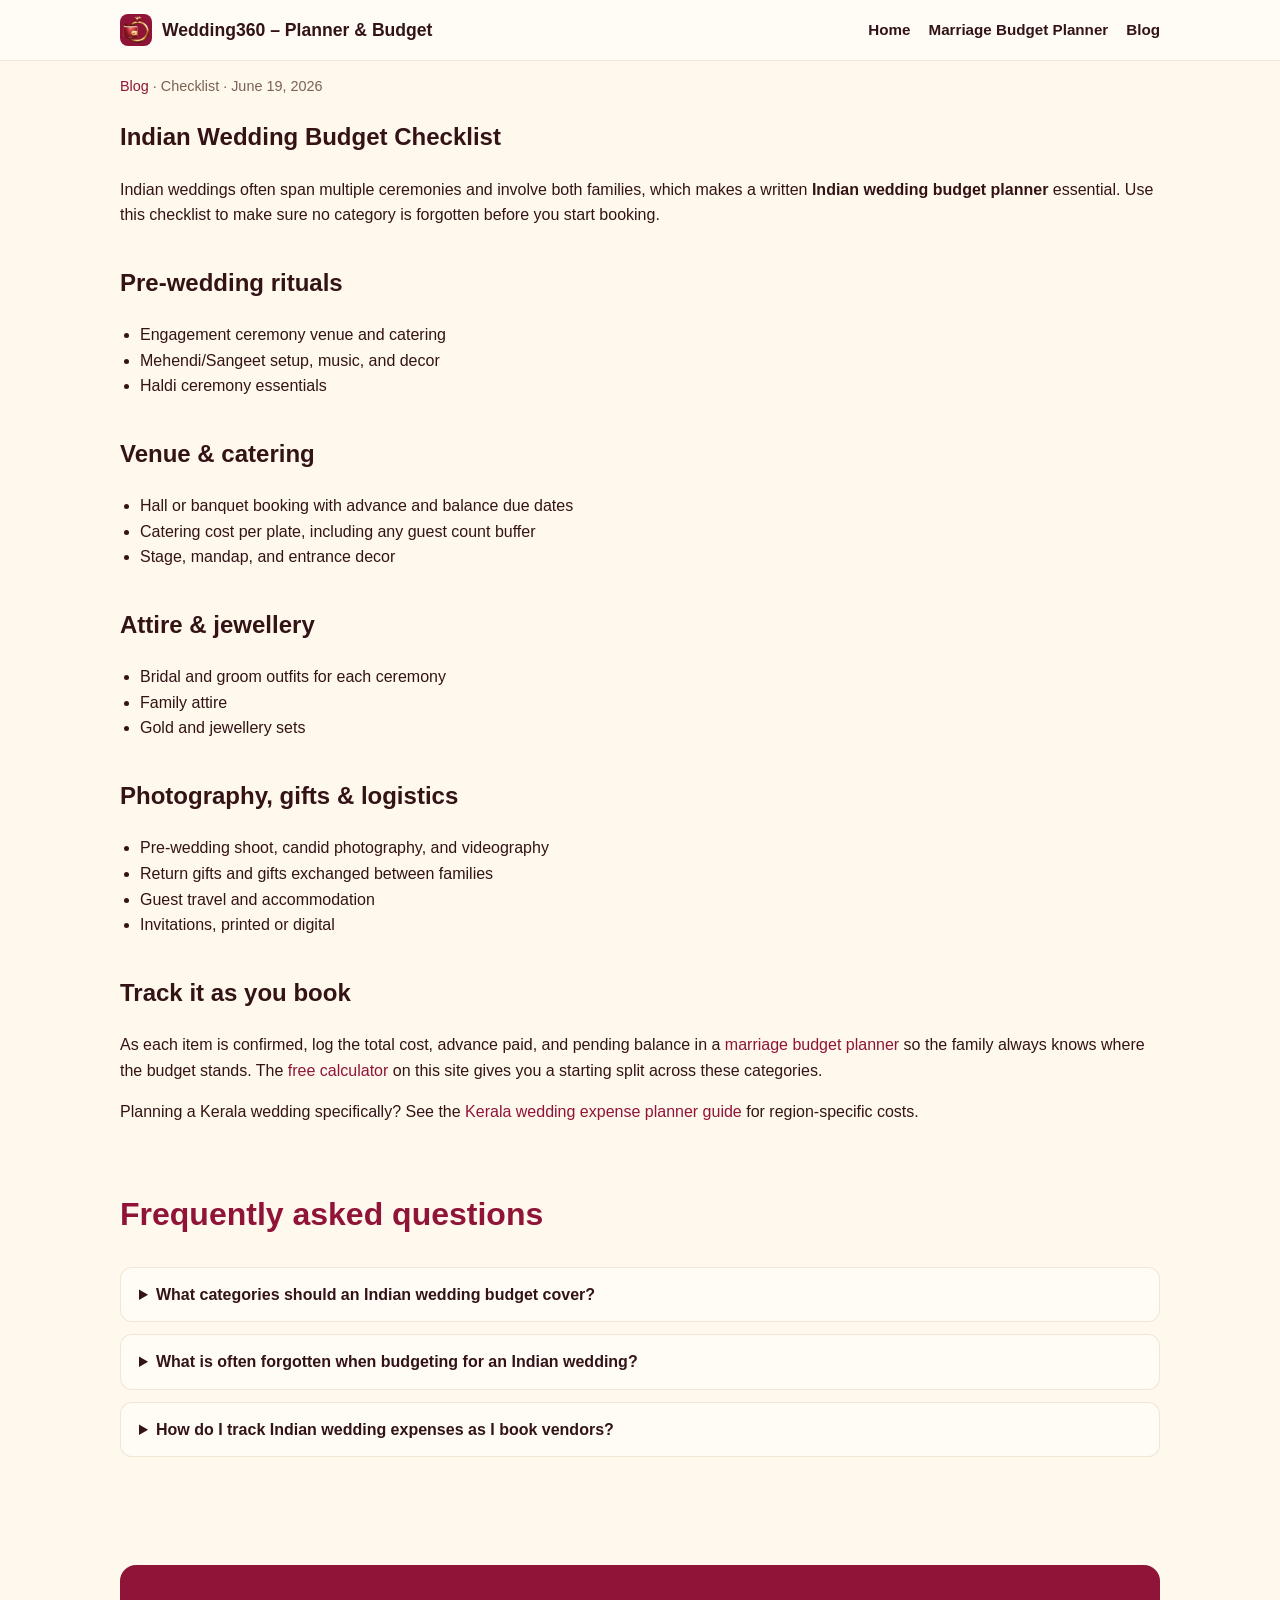
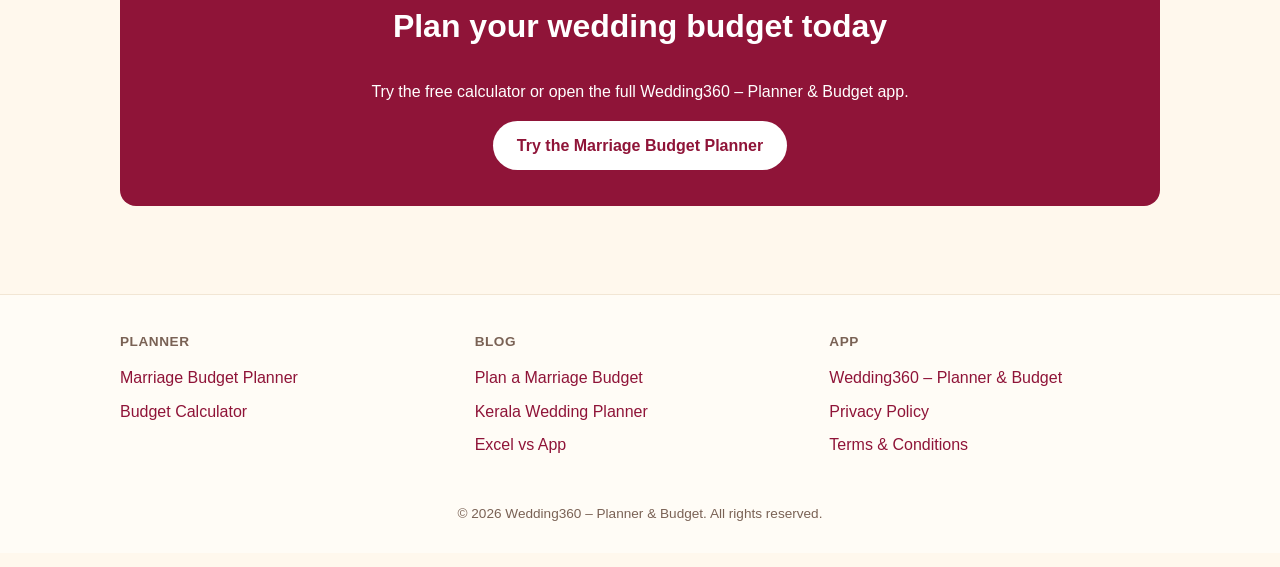
<file: web/blog/indian-wedding-budget-checklist/index.html>
<!DOCTYPE html>
<html lang="en">
<head>
  <meta charset="UTF-8">
  <meta http-equiv="X-UA-Compatible" content="IE=Edge">
  <meta name="viewport" content="width=device-width, initial-scale=1">

  <title>Indian Wedding Budget Checklist | Wedding360 – Planner & Budget</title>
  <meta name="description" content="A complete Indian wedding budget checklist covering rituals, venue, catering, attire, jewellery, photography, and gifts.">
  <meta name="robots" content="index, follow">
  <link rel="canonical" href="https://expense-tracker-20653.web.app/blog/indian-wedding-budget-checklist/">

  <meta name="theme-color" content="#8F1438">
  <link rel="icon" href="../../favicon/favicon.ico" sizes="any">
  <link rel="stylesheet" href="../../seo-assets/style.css">

  <meta property="og:type" content="article">
  <meta property="og:url" content="https://expense-tracker-20653.web.app/blog/indian-wedding-budget-checklist/">
  <meta property="og:title" content="Indian Wedding Budget Checklist">
  <meta property="og:description" content="A complete Indian wedding budget checklist covering rituals, venue, catering, attire, jewellery, photography, and gifts.">
  <meta property="og:image" content="https://expense-tracker-20653.web.app/favicon/web-app-manifest-512x512.png">
  <meta property="og:site_name" content="Wedding360 – Planner & Budget">

  <meta name="twitter:card" content="summary_large_image">
  <meta name="twitter:title" content="Indian Wedding Budget Checklist">
  <meta name="twitter:description" content="A complete Indian wedding budget checklist covering rituals, venue, catering, attire, jewellery, photography, and gifts.">
  <meta name="twitter:image" content="https://expense-tracker-20653.web.app/favicon/web-app-manifest-512x512.png">

  <script type="application/ld+json">
  {
    "@context": "https://schema.org",
    "@type": "Article",
    "headline": "Indian Wedding Budget Checklist",
    "description": "A complete Indian wedding budget checklist covering rituals, venue, catering, attire, jewellery, photography, and gifts.",
    "image": "https://expense-tracker-20653.web.app/favicon/web-app-manifest-512x512.png",
    "datePublished": "2026-06-19",
    "dateModified": "2026-06-19",
    "author": { "@type": "Organization", "name": "Wedding360 – Planner & Budget" },
    "publisher": { "@type": "Organization", "name": "Wedding360 – Planner & Budget" },
    "mainEntityOfPage": "https://expense-tracker-20653.web.app/blog/indian-wedding-budget-checklist/"
  }
  </script>

  <script type="application/ld+json">
  {
    "@context": "https://schema.org",
    "@type": "BreadcrumbList",
    "itemListElement": [
      { "@type": "ListItem", "position": 1, "name": "Home", "item": "https://expense-tracker-20653.web.app/" },
      { "@type": "ListItem", "position": 2, "name": "Blog", "item": "https://expense-tracker-20653.web.app/blog/" },
      { "@type": "ListItem", "position": 3, "name": "Indian Wedding Budget Checklist", "item": "https://expense-tracker-20653.web.app/blog/indian-wedding-budget-checklist/" }
    ]
  }
  </script>

  <script type="application/ld+json">
  {
    "@context": "https://schema.org",
    "@type": "FAQPage",
    "mainEntity": [
      {
        "@type": "Question",
        "name": "What categories should an Indian wedding budget cover?",
        "acceptedAnswer": { "@type": "Answer", "text": "An Indian wedding budget typically covers pre-wedding rituals (engagement, mehendi, sangeet, haldi), venue & catering, attire & jewellery, and photography, gifts & logistics including guest travel and invitations." }
      },
      {
        "@type": "Question",
        "name": "What is often forgotten when budgeting for an Indian wedding?",
        "acceptedAnswer": { "@type": "Answer", "text": "Pre-wedding ceremony costs (mehendi, sangeet, haldi), guest travel and accommodation, and a miscellaneous buffer for last-minute expenses are the items most often left out of an initial wedding budget." }
      },
      {
        "@type": "Question",
        "name": "How do I track Indian wedding expenses as I book vendors?",
        "acceptedAnswer": { "@type": "Answer", "text": "Log the total cost, advance paid, and pending balance for each item as it's confirmed in a marriage budget planner, so the family always knows where the budget stands against this checklist." }
      }
    ]
  }
  </script>
</head>
<body>
  <a class="skip-link" href="#main-content">Skip to main content</a>

  <header class="site-header">
    <div class="container">
      <a class="brand" href="/">
        <img src="../../favicon/web-app-manifest-192x192.png" alt="Wedding360 – Planner & Budget logo" width="32" height="32">
        <span>Wedding360 – Planner & Budget</span>
      </a>
      <nav class="site-nav" aria-label="Primary">
        <a href="/">Home</a>
        <a href="/marriage-budget-planner/">Marriage Budget Planner</a>
        <a href="/blog/" aria-current="page">Blog</a>
      </nav>
    </div>
  </header>

  <main id="main-content">
    <article class="post-body">
      <div class="container">
        <p class="post-meta"><a href="/blog/">Blog</a> &middot; Checklist &middot; June 19, 2026</p>
        <h1>Indian Wedding Budget Checklist</h1>
        <p>
          Indian weddings often span multiple ceremonies and involve both families, which makes a
          written <strong>Indian wedding budget planner</strong> essential. Use this checklist to
          make sure no category is forgotten before you start booking.
        </p>

        <h2>Pre-wedding rituals</h2>
        <ul>
          <li>Engagement ceremony venue and catering</li>
          <li>Mehendi/Sangeet setup, music, and decor</li>
          <li>Haldi ceremony essentials</li>
        </ul>

        <h2>Venue &amp; catering</h2>
        <ul>
          <li>Hall or banquet booking with advance and balance due dates</li>
          <li>Catering cost per plate, including any guest count buffer</li>
          <li>Stage, mandap, and entrance decor</li>
        </ul>

        <h2>Attire &amp; jewellery</h2>
        <ul>
          <li>Bridal and groom outfits for each ceremony</li>
          <li>Family attire</li>
          <li>Gold and jewellery sets</li>
        </ul>

        <h2>Photography, gifts &amp; logistics</h2>
        <ul>
          <li>Pre-wedding shoot, candid photography, and videography</li>
          <li>Return gifts and gifts exchanged between families</li>
          <li>Guest travel and accommodation</li>
          <li>Invitations, printed or digital</li>
        </ul>

        <h2>Track it as you book</h2>
        <p>
          As each item is confirmed, log the total cost, advance paid, and pending balance in a
          <a href="/marriage-budget-planner/">marriage budget planner</a> so the family always knows
          where the budget stands. The <a href="/marriage-budget-planner/#budget-calculator">free
          calculator</a> on this site gives you a starting split across these categories.
        </p>

        <p>Planning a Kerala wedding specifically? See the <a href="/blog/kerala-wedding-expense-planner/">Kerala wedding expense planner guide</a> for region-specific costs.</p>
      </div>
    </article>

    <section id="faqs" class="faq">
      <div class="container">
        <h2>Frequently asked questions</h2>

        <details>
          <summary>What categories should an Indian wedding budget cover?</summary>
          <p>An Indian wedding budget typically covers pre-wedding rituals (engagement, mehendi, sangeet, haldi), venue &amp; catering, attire &amp; jewellery, and photography, gifts &amp; logistics including guest travel and invitations.</p>
        </details>

        <details>
          <summary>What is often forgotten when budgeting for an Indian wedding?</summary>
          <p>Pre-wedding ceremony costs (mehendi, sangeet, haldi), guest travel and accommodation, and a miscellaneous buffer for last-minute expenses are the items most often left out of an initial wedding budget.</p>
        </details>

        <details>
          <summary>How do I track Indian wedding expenses as I book vendors?</summary>
          <p>Log the total cost, advance paid, and pending balance for each item as it's confirmed in a marriage budget planner, so the family always knows where the budget stands against this checklist.</p>
        </details>
      </div>
    </section>

    <section id="cta">
      <div class="container">
        <div class="cta-banner">
          <h2>Plan your wedding budget today</h2>
          <p>Try the free calculator or open the full Wedding360 – Planner & Budget app.</p>
          <a href="/marriage-budget-planner/" class="btn">Try the Marriage Budget Planner</a>
        </div>
      </div>
    </section>
  </main>

  <footer class="site-footer">
    <div class="container">
      <div class="footer-grid">
        <div>
          <h4>Planner</h4>
          <ul>
            <li><a href="/marriage-budget-planner/">Marriage Budget Planner</a></li>
            <li><a href="/marriage-budget-planner/#budget-calculator">Budget Calculator</a></li>
          </ul>
        </div>
        <div>
          <h4>Blog</h4>
          <ul>
            <li><a href="/blog/how-to-plan-marriage-budget/">Plan a Marriage Budget</a></li>
            <li><a href="/blog/kerala-wedding-expense-planner/">Kerala Wedding Planner</a></li>
            <li><a href="/blog/wedding-budget-excel-vs-app/">Excel vs App</a></li>
          </ul>
        </div>
        <div>
          <h4>App</h4>
          <ul>
            <li><a href="/">Wedding360 – Planner & Budget</a></li>
            <li><a href="/privacy-policy">Privacy Policy</a></li>
            <li><a href="/terms-conditions">Terms &amp; Conditions</a></li>
          </ul>
        </div>
      </div>
      <p class="footer-bottom">&copy; 2026 Wedding360 – Planner & Budget. All rights reserved.</p>
    </div>
  </footer>
</body>
</html>
</file>
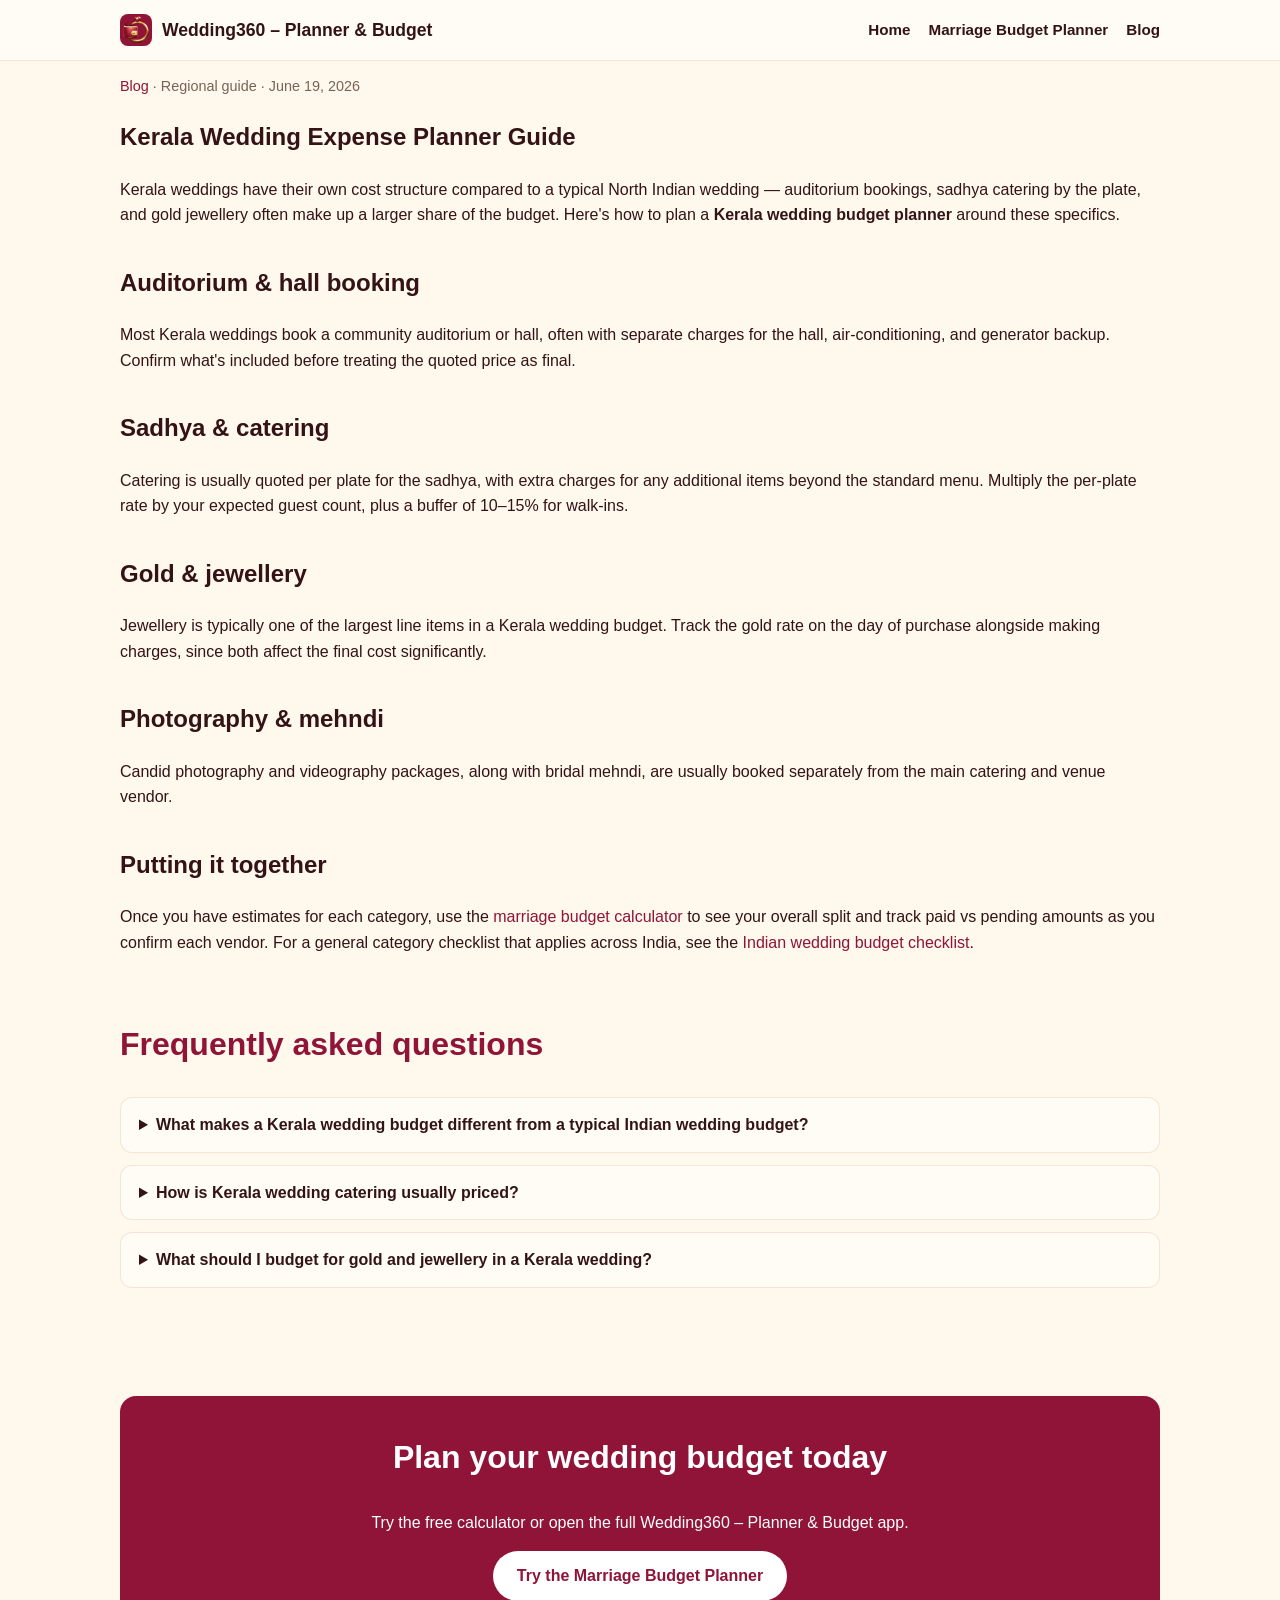
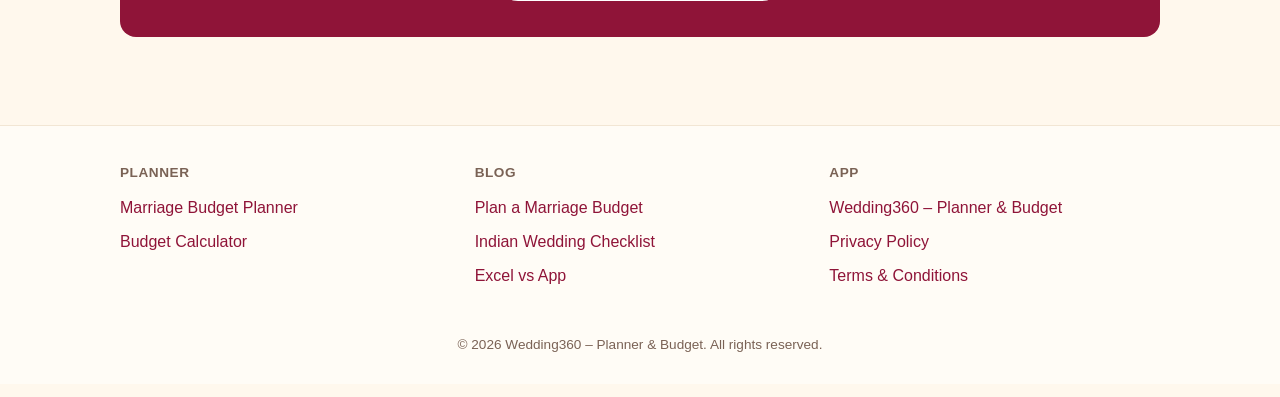
<file: web/blog/kerala-wedding-expense-planner/index.html>
<!DOCTYPE html>
<html lang="en">
<head>
  <meta charset="UTF-8">
  <meta http-equiv="X-UA-Compatible" content="IE=Edge">
  <meta name="viewport" content="width=device-width, initial-scale=1">

  <title>Kerala Wedding Expense Planner Guide | Wedding360 – Planner & Budget</title>
  <meta name="description" content="Plan a Kerala wedding budget with this guide to auditorium costs, sadhya catering, gold jewellery, and local traditions.">
  <meta name="robots" content="index, follow">
  <link rel="canonical" href="https://expense-tracker-20653.web.app/blog/kerala-wedding-expense-planner/">

  <meta name="theme-color" content="#8F1438">
  <link rel="icon" href="../../favicon/favicon.ico" sizes="any">
  <link rel="stylesheet" href="../../seo-assets/style.css">

  <meta property="og:type" content="article">
  <meta property="og:url" content="https://expense-tracker-20653.web.app/blog/kerala-wedding-expense-planner/">
  <meta property="og:title" content="Kerala Wedding Expense Planner Guide">
  <meta property="og:description" content="Plan a Kerala wedding budget with this guide to auditorium costs, sadhya catering, gold jewellery, and local traditions.">
  <meta property="og:image" content="https://expense-tracker-20653.web.app/favicon/web-app-manifest-512x512.png">
  <meta property="og:site_name" content="Wedding360 – Planner & Budget">

  <meta name="twitter:card" content="summary_large_image">
  <meta name="twitter:title" content="Kerala Wedding Expense Planner Guide">
  <meta name="twitter:description" content="Plan a Kerala wedding budget with this guide to auditorium costs, sadhya catering, gold jewellery, and local traditions.">
  <meta name="twitter:image" content="https://expense-tracker-20653.web.app/favicon/web-app-manifest-512x512.png">

  <script type="application/ld+json">
  {
    "@context": "https://schema.org",
    "@type": "Article",
    "headline": "Kerala Wedding Expense Planner Guide",
    "description": "Plan a Kerala wedding budget with this guide to auditorium costs, sadhya catering, gold jewellery, and local traditions.",
    "image": "https://expense-tracker-20653.web.app/favicon/web-app-manifest-512x512.png",
    "datePublished": "2026-06-19",
    "dateModified": "2026-06-19",
    "author": { "@type": "Organization", "name": "Wedding360 – Planner & Budget" },
    "publisher": { "@type": "Organization", "name": "Wedding360 – Planner & Budget" },
    "mainEntityOfPage": "https://expense-tracker-20653.web.app/blog/kerala-wedding-expense-planner/"
  }
  </script>

  <script type="application/ld+json">
  {
    "@context": "https://schema.org",
    "@type": "BreadcrumbList",
    "itemListElement": [
      { "@type": "ListItem", "position": 1, "name": "Home", "item": "https://expense-tracker-20653.web.app/" },
      { "@type": "ListItem", "position": 2, "name": "Blog", "item": "https://expense-tracker-20653.web.app/blog/" },
      { "@type": "ListItem", "position": 3, "name": "Kerala Wedding Expense Planner Guide", "item": "https://expense-tracker-20653.web.app/blog/kerala-wedding-expense-planner/" }
    ]
  }
  </script>

  <script type="application/ld+json">
  {
    "@context": "https://schema.org",
    "@type": "FAQPage",
    "mainEntity": [
      {
        "@type": "Question",
        "name": "What makes a Kerala wedding budget different from a typical Indian wedding budget?",
        "acceptedAnswer": { "@type": "Answer", "text": "Kerala weddings usually spend more on auditorium hire, sadhya catering quoted per plate, and gold jewellery, which often makes up a larger share of the total budget than in other regional wedding budgets." }
      },
      {
        "@type": "Question",
        "name": "How is Kerala wedding catering usually priced?",
        "acceptedAnswer": { "@type": "Answer", "text": "Sadhya catering is typically quoted per plate, with extra charges for items beyond the standard menu. Multiply the per-plate rate by your expected guest count plus a 10-15% buffer for walk-ins." }
      },
      {
        "@type": "Question",
        "name": "What should I budget for gold and jewellery in a Kerala wedding?",
        "acceptedAnswer": { "@type": "Answer", "text": "Track the gold rate on the day of purchase alongside making charges, since both affect the final cost significantly and jewellery is typically one of the largest line items in a Kerala wedding budget." }
      }
    ]
  }
  </script>
</head>
<body>
  <a class="skip-link" href="#main-content">Skip to main content</a>

  <header class="site-header">
    <div class="container">
      <a class="brand" href="/">
        <img src="../../favicon/web-app-manifest-192x192.png" alt="Wedding360 – Planner & Budget logo" width="32" height="32">
        <span>Wedding360 – Planner & Budget</span>
      </a>
      <nav class="site-nav" aria-label="Primary">
        <a href="/">Home</a>
        <a href="/marriage-budget-planner/">Marriage Budget Planner</a>
        <a href="/blog/" aria-current="page">Blog</a>
      </nav>
    </div>
  </header>

  <main id="main-content">
    <article class="post-body">
      <div class="container">
        <p class="post-meta"><a href="/blog/">Blog</a> &middot; Regional guide &middot; June 19, 2026</p>
        <h1>Kerala Wedding Expense Planner Guide</h1>
        <p>
          Kerala weddings have their own cost structure compared to a typical North Indian wedding
          &mdash; auditorium bookings, sadhya catering by the plate, and gold jewellery often make up
          a larger share of the budget. Here's how to plan a <strong>Kerala wedding budget
          planner</strong> around these specifics.
        </p>

        <h2>Auditorium &amp; hall booking</h2>
        <p>
          Most Kerala weddings book a community auditorium or hall, often with separate charges for
          the hall, air-conditioning, and generator backup. Confirm what's included before treating
          the quoted price as final.
        </p>

        <h2>Sadhya &amp; catering</h2>
        <p>
          Catering is usually quoted per plate for the sadhya, with extra charges for any additional
          items beyond the standard menu. Multiply the per-plate rate by your expected guest count,
          plus a buffer of 10&ndash;15% for walk-ins.
        </p>

        <h2>Gold &amp; jewellery</h2>
        <p>
          Jewellery is typically one of the largest line items in a Kerala wedding budget. Track the
          gold rate on the day of purchase alongside making charges, since both affect the final
          cost significantly.
        </p>

        <h2>Photography &amp; mehndi</h2>
        <p>
          Candid photography and videography packages, along with bridal mehndi, are usually booked
          separately from the main catering and venue vendor.
        </p>

        <h2>Putting it together</h2>
        <p>
          Once you have estimates for each category, use the
          <a href="/marriage-budget-planner/#budget-calculator">marriage budget calculator</a> to see
          your overall split and track paid vs pending amounts as you confirm each vendor. For a
          general category checklist that applies across India, see the
          <a href="/blog/indian-wedding-budget-checklist/">Indian wedding budget checklist</a>.
        </p>
      </div>
    </article>

    <section id="faqs" class="faq">
      <div class="container">
        <h2>Frequently asked questions</h2>

        <details>
          <summary>What makes a Kerala wedding budget different from a typical Indian wedding budget?</summary>
          <p>Kerala weddings usually spend more on auditorium hire, sadhya catering quoted per plate, and gold jewellery, which often makes up a larger share of the total budget than in other regional wedding budgets.</p>
        </details>

        <details>
          <summary>How is Kerala wedding catering usually priced?</summary>
          <p>Sadhya catering is typically quoted per plate, with extra charges for items beyond the standard menu. Multiply the per-plate rate by your expected guest count plus a 10-15% buffer for walk-ins.</p>
        </details>

        <details>
          <summary>What should I budget for gold and jewellery in a Kerala wedding?</summary>
          <p>Track the gold rate on the day of purchase alongside making charges, since both affect the final cost significantly and jewellery is typically one of the largest line items in a Kerala wedding budget.</p>
        </details>
      </div>
    </section>

    <section id="cta">
      <div class="container">
        <div class="cta-banner">
          <h2>Plan your wedding budget today</h2>
          <p>Try the free calculator or open the full Wedding360 – Planner & Budget app.</p>
          <a href="/marriage-budget-planner/" class="btn">Try the Marriage Budget Planner</a>
        </div>
      </div>
    </section>
  </main>

  <footer class="site-footer">
    <div class="container">
      <div class="footer-grid">
        <div>
          <h4>Planner</h4>
          <ul>
            <li><a href="/marriage-budget-planner/">Marriage Budget Planner</a></li>
            <li><a href="/marriage-budget-planner/#budget-calculator">Budget Calculator</a></li>
          </ul>
        </div>
        <div>
          <h4>Blog</h4>
          <ul>
            <li><a href="/blog/how-to-plan-marriage-budget/">Plan a Marriage Budget</a></li>
            <li><a href="/blog/indian-wedding-budget-checklist/">Indian Wedding Checklist</a></li>
            <li><a href="/blog/wedding-budget-excel-vs-app/">Excel vs App</a></li>
          </ul>
        </div>
        <div>
          <h4>App</h4>
          <ul>
            <li><a href="/">Wedding360 – Planner & Budget</a></li>
            <li><a href="/privacy-policy">Privacy Policy</a></li>
            <li><a href="/terms-conditions">Terms &amp; Conditions</a></li>
          </ul>
        </div>
      </div>
      <p class="footer-bottom">&copy; 2026 Wedding360 – Planner & Budget. All rights reserved.</p>
    </div>
  </footer>
</body>
</html>
</file>
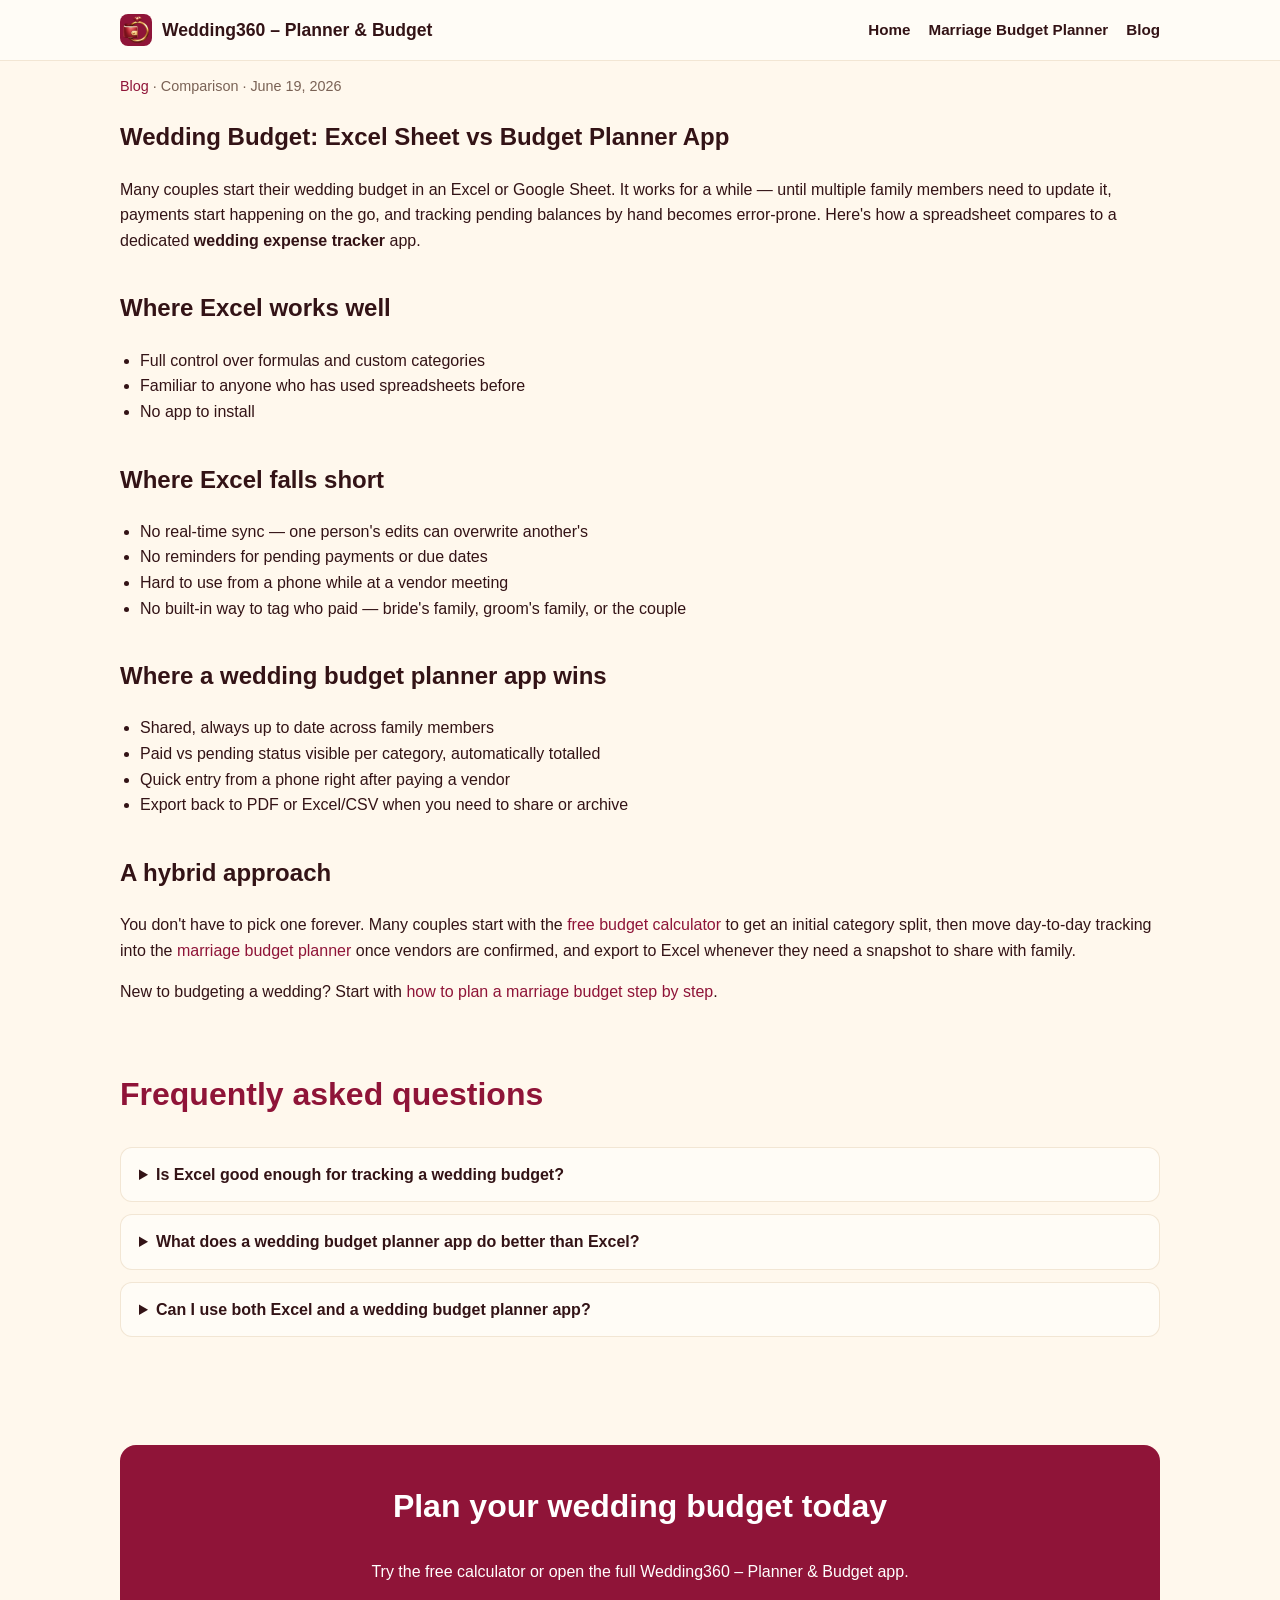
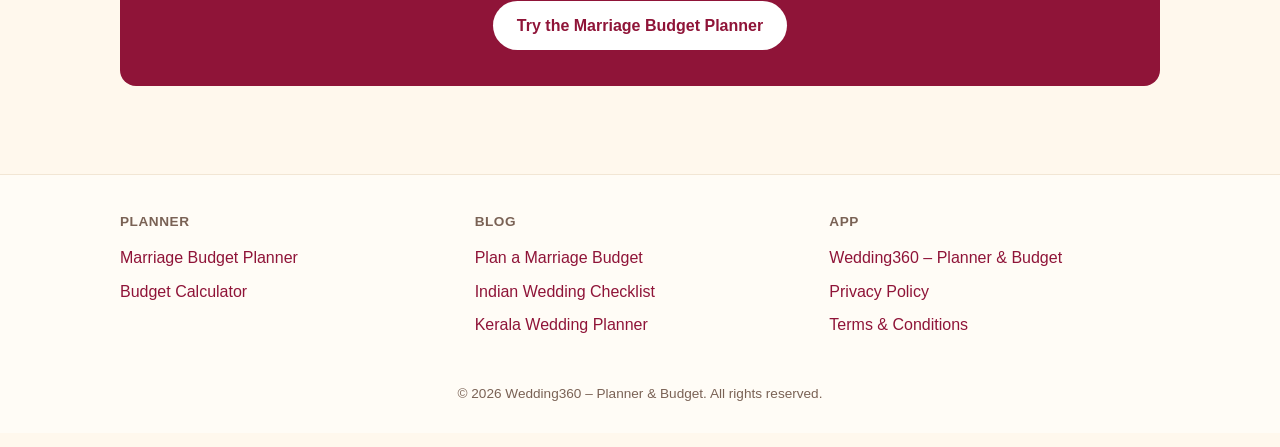
<file: web/blog/wedding-budget-excel-vs-app/index.html>
<!DOCTYPE html>
<html lang="en">
<head>
  <meta charset="UTF-8">
  <meta http-equiv="X-UA-Compatible" content="IE=Edge">
  <meta name="viewport" content="width=device-width, initial-scale=1">

  <title>Wedding Budget: Excel Sheet vs Budget Planner App | Wedding360 – Planner & Budget</title>
  <meta name="description" content="Compare tracking your wedding budget in an Excel sheet versus using a dedicated wedding budget planner app.">
  <meta name="robots" content="index, follow">
  <link rel="canonical" href="https://expense-tracker-20653.web.app/blog/wedding-budget-excel-vs-app/">

  <meta name="theme-color" content="#8F1438">
  <link rel="icon" href="../../favicon/favicon.ico" sizes="any">
  <link rel="stylesheet" href="../../seo-assets/style.css">

  <meta property="og:type" content="article">
  <meta property="og:url" content="https://expense-tracker-20653.web.app/blog/wedding-budget-excel-vs-app/">
  <meta property="og:title" content="Wedding Budget: Excel Sheet vs Budget Planner App">
  <meta property="og:description" content="Compare tracking your wedding budget in an Excel sheet versus using a dedicated wedding budget planner app.">
  <meta property="og:image" content="https://expense-tracker-20653.web.app/favicon/web-app-manifest-512x512.png">
  <meta property="og:site_name" content="Wedding360 – Planner & Budget">

  <meta name="twitter:card" content="summary_large_image">
  <meta name="twitter:title" content="Wedding Budget: Excel Sheet vs Budget Planner App">
  <meta name="twitter:description" content="Compare tracking your wedding budget in an Excel sheet versus using a dedicated wedding budget planner app.">
  <meta name="twitter:image" content="https://expense-tracker-20653.web.app/favicon/web-app-manifest-512x512.png">

  <script type="application/ld+json">
  {
    "@context": "https://schema.org",
    "@type": "Article",
    "headline": "Wedding Budget: Excel Sheet vs Budget Planner App",
    "description": "Compare tracking your wedding budget in an Excel sheet versus using a dedicated wedding budget planner app.",
    "image": "https://expense-tracker-20653.web.app/favicon/web-app-manifest-512x512.png",
    "datePublished": "2026-06-19",
    "dateModified": "2026-06-19",
    "author": { "@type": "Organization", "name": "Wedding360 – Planner & Budget" },
    "publisher": { "@type": "Organization", "name": "Wedding360 – Planner & Budget" },
    "mainEntityOfPage": "https://expense-tracker-20653.web.app/blog/wedding-budget-excel-vs-app/"
  }
  </script>

  <script type="application/ld+json">
  {
    "@context": "https://schema.org",
    "@type": "BreadcrumbList",
    "itemListElement": [
      { "@type": "ListItem", "position": 1, "name": "Home", "item": "https://expense-tracker-20653.web.app/" },
      { "@type": "ListItem", "position": 2, "name": "Blog", "item": "https://expense-tracker-20653.web.app/blog/" },
      { "@type": "ListItem", "position": 3, "name": "Wedding Budget: Excel Sheet vs Budget Planner App", "item": "https://expense-tracker-20653.web.app/blog/wedding-budget-excel-vs-app/" }
    ]
  }
  </script>

  <script type="application/ld+json">
  {
    "@context": "https://schema.org",
    "@type": "FAQPage",
    "mainEntity": [
      {
        "@type": "Question",
        "name": "Is Excel good enough for tracking a wedding budget?",
        "acceptedAnswer": { "@type": "Answer", "text": "Excel works for simple budgets with one editor, but it has no real-time sync between family members, no payment reminders, and is hard to update from a phone at a vendor meeting." }
      },
      {
        "@type": "Question",
        "name": "What does a wedding budget planner app do better than Excel?",
        "acceptedAnswer": { "@type": "Answer", "text": "A dedicated wedding budget planner app stays shared and up to date across family members, shows paid vs pending status automatically per category, allows quick entry from a phone, and still exports to PDF or Excel/CSV when needed." }
      },
      {
        "@type": "Question",
        "name": "Can I use both Excel and a wedding budget planner app?",
        "acceptedAnswer": { "@type": "Answer", "text": "Yes. Many couples start with a free budget calculator to get an initial category split, move day-to-day tracking into a marriage budget planner app once vendors are confirmed, and export to Excel whenever they need a snapshot to share with family." }
      }
    ]
  }
  </script>
</head>
<body>
  <a class="skip-link" href="#main-content">Skip to main content</a>

  <header class="site-header">
    <div class="container">
      <a class="brand" href="/">
        <img src="../../favicon/web-app-manifest-192x192.png" alt="Wedding360 – Planner & Budget logo" width="32" height="32">
        <span>Wedding360 – Planner & Budget</span>
      </a>
      <nav class="site-nav" aria-label="Primary">
        <a href="/">Home</a>
        <a href="/marriage-budget-planner/">Marriage Budget Planner</a>
        <a href="/blog/" aria-current="page">Blog</a>
      </nav>
    </div>
  </header>

  <main id="main-content">
    <article class="post-body">
      <div class="container">
        <p class="post-meta"><a href="/blog/">Blog</a> &middot; Comparison &middot; June 19, 2026</p>
        <h1>Wedding Budget: Excel Sheet vs Budget Planner App</h1>
        <p>
          Many couples start their wedding budget in an Excel or Google Sheet. It works for a while
          &mdash; until multiple family members need to update it, payments start happening on the
          go, and tracking pending balances by hand becomes error-prone. Here's how a spreadsheet
          compares to a dedicated <strong>wedding expense tracker</strong> app.
        </p>

        <h2>Where Excel works well</h2>
        <ul>
          <li>Full control over formulas and custom categories</li>
          <li>Familiar to anyone who has used spreadsheets before</li>
          <li>No app to install</li>
        </ul>

        <h2>Where Excel falls short</h2>
        <ul>
          <li>No real-time sync &mdash; one person's edits can overwrite another's</li>
          <li>No reminders for pending payments or due dates</li>
          <li>Hard to use from a phone while at a vendor meeting</li>
          <li>No built-in way to tag who paid &mdash; bride's family, groom's family, or the couple</li>
        </ul>

        <h2>Where a wedding budget planner app wins</h2>
        <ul>
          <li>Shared, always up to date across family members</li>
          <li>Paid vs pending status visible per category, automatically totalled</li>
          <li>Quick entry from a phone right after paying a vendor</li>
          <li>Export back to PDF or Excel/CSV when you need to share or archive</li>
        </ul>

        <h2>A hybrid approach</h2>
        <p>
          You don't have to pick one forever. Many couples start with the
          <a href="/marriage-budget-planner/#budget-calculator">free budget calculator</a> to get an
          initial category split, then move day-to-day tracking into the
          <a href="/marriage-budget-planner/">marriage budget planner</a> once vendors are confirmed,
          and export to Excel whenever they need a snapshot to share with family.
        </p>

        <p>
          New to budgeting a wedding? Start with
          <a href="/blog/how-to-plan-marriage-budget/">how to plan a marriage budget step by step</a>.
        </p>
      </div>
    </article>

    <section id="faqs" class="faq">
      <div class="container">
        <h2>Frequently asked questions</h2>

        <details>
          <summary>Is Excel good enough for tracking a wedding budget?</summary>
          <p>Excel works for simple budgets with one editor, but it has no real-time sync between family members, no payment reminders, and is hard to update from a phone at a vendor meeting.</p>
        </details>

        <details>
          <summary>What does a wedding budget planner app do better than Excel?</summary>
          <p>A dedicated wedding budget planner app stays shared and up to date across family members, shows paid vs pending status automatically per category, allows quick entry from a phone, and still exports to PDF or Excel/CSV when needed.</p>
        </details>

        <details>
          <summary>Can I use both Excel and a wedding budget planner app?</summary>
          <p>Yes. Many couples start with a free budget calculator to get an initial category split, move day-to-day tracking into a marriage budget planner app once vendors are confirmed, and export to Excel whenever they need a snapshot to share with family.</p>
        </details>
      </div>
    </section>

    <section id="cta">
      <div class="container">
        <div class="cta-banner">
          <h2>Plan your wedding budget today</h2>
          <p>Try the free calculator or open the full Wedding360 – Planner & Budget app.</p>
          <a href="/marriage-budget-planner/" class="btn">Try the Marriage Budget Planner</a>
        </div>
      </div>
    </section>
  </main>

  <footer class="site-footer">
    <div class="container">
      <div class="footer-grid">
        <div>
          <h4>Planner</h4>
          <ul>
            <li><a href="/marriage-budget-planner/">Marriage Budget Planner</a></li>
            <li><a href="/marriage-budget-planner/#budget-calculator">Budget Calculator</a></li>
          </ul>
        </div>
        <div>
          <h4>Blog</h4>
          <ul>
            <li><a href="/blog/how-to-plan-marriage-budget/">Plan a Marriage Budget</a></li>
            <li><a href="/blog/indian-wedding-budget-checklist/">Indian Wedding Checklist</a></li>
            <li><a href="/blog/kerala-wedding-expense-planner/">Kerala Wedding Planner</a></li>
          </ul>
        </div>
        <div>
          <h4>App</h4>
          <ul>
            <li><a href="/">Wedding360 – Planner & Budget</a></li>
            <li><a href="/privacy-policy">Privacy Policy</a></li>
            <li><a href="/terms-conditions">Terms &amp; Conditions</a></li>
          </ul>
        </div>
      </div>
      <p class="footer-bottom">&copy; 2026 Wedding360 – Planner & Budget. All rights reserved.</p>
    </div>
  </footer>
</body>
</html>
</file>
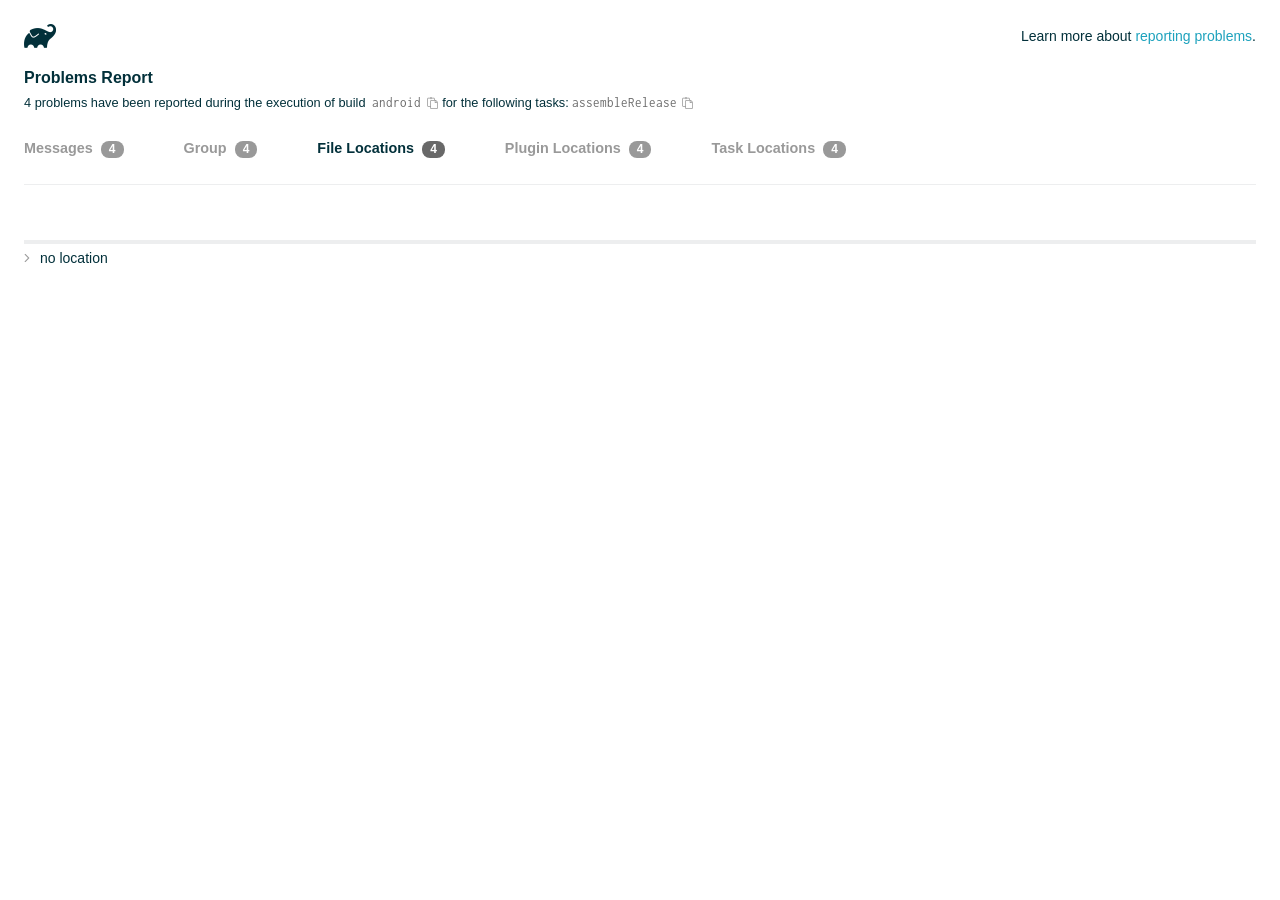
<file: android/build/reports/problems/problems-report.html>
<!DOCTYPE html>

<html lang="en">
<head>
    <!-- Required meta tags -->
    <meta charset="utf-8">
    <meta name="viewport" content="width=device-width, initial-scale=1, shrink-to-fit=no">

                    <style type="text/css">
                /*! normalize.css v7.0.0 | MIT License | github.com/necolas/normalize.css */
html {
    line-height: 1.15;
    -ms-text-size-adjust: 100%;
    -webkit-text-size-adjust: 100%
}

body {
    margin: 0
}

article, aside, footer, header, nav, section {
    display: block
}

h1 {
    font-size: 2em;
    margin: .67em 0
}

figcaption, figure, main {
    display: block
}

figure {
    margin: 1em 40px
}

hr {
    box-sizing: content-box;
    height: 0;
    overflow: visible
}

pre {
    font-family: monospace, monospace;
    font-size: 1em
}

a {
    background-color: transparent;
    -webkit-text-decoration-skip: objects
}

abbr[title] {
    border-bottom: none;
    text-decoration: underline;
    text-decoration: underline dotted
}

b, strong {
    font-weight: inherit
}

b, strong {
    font-weight: bolder
}

code, kbd, samp {
    font-family: monospace, monospace;
    font-size: 1em
}

dfn {
    font-style: italic
}

mark {
    background-color: #ff0;
    color: #000
}

small {
    font-size: 80%
}

sub, sup {
    font-size: 75%;
    line-height: 0;
    position: relative;
    vertical-align: baseline
}

sub {
    bottom: -.25em
}

sup {
    top: -.5em
}

audio, video {
    display: inline-block
}

audio:not([controls]) {
    display: none;
    height: 0
}

img {
    border-style: none
}

svg:not(:root) {
    overflow: hidden
}

button, input, optgroup, select, textarea {
    font-family: sans-serif;
    font-size: 100%;
    line-height: 1.15;
    margin: 0
}

button, input {
    overflow: visible
}

button, select {
    text-transform: none
}

[type=reset], [type=submit], button, html [type=button] {
    -webkit-appearance: button
}

[type=button]::-moz-focus-inner, [type=reset]::-moz-focus-inner, [type=submit]::-moz-focus-inner, button::-moz-focus-inner {
    border-style: none;
    padding: 0
}

[type=button]:-moz-focusring, [type=reset]:-moz-focusring, [type=submit]:-moz-focusring, button:-moz-focusring {
    outline: 1px dotted ButtonText
}

fieldset {
    padding: .35em .75em .625em
}

legend {
    box-sizing: border-box;
    color: inherit;
    display: table;
    max-width: 100%;
    padding: 0;
    white-space: normal
}

progress {
    display: inline-block;
    vertical-align: baseline
}

textarea {
    overflow: auto
}

[type=checkbox], [type=radio] {
    box-sizing: border-box;
    padding: 0
}

[type=number]::-webkit-inner-spin-button, [type=number]::-webkit-outer-spin-button {
    height: auto
}

[type=search] {
    -webkit-appearance: textfield;
    outline-offset: -2px
}

[type=search]::-webkit-search-cancel-button, [type=search]::-webkit-search-decoration {
    -webkit-appearance: none
}

::-webkit-file-upload-button {
    -webkit-appearance: button;
    font: inherit
}

details, menu {
    display: block
}

summary {
    display: list-item
}

canvas {
    display: inline-block
}

template {
    display: none
}

[hidden] {
    display: none
}

/* configuration cache styles */

.report-wrapper {
    margin: 0;
    padding: 0 24px;
}

.gradle-logo {
    width: 32px;
    height: 24px;
    background-image: url("[data-uri]");
    background-size: contain;
}

.header {
    display: flex;
    flex-wrap: wrap;
    position: fixed;
    top: 0;
    left: 0;
    width: 100%;
    padding: 24px 24px 0 24px;
    background-color: white;
    z-index: 1;
}

.learn-more {
    margin-left: auto;
    align-self: center;
    font-size: 0.875rem;
    font-weight: normal;
}

.title {
    display: flex;
    align-items: center;
    padding: 18px 0 24px 0;
    flex: 1 0 100%;
}

.content {
    font-size: 0.875rem;
    padding: 240px 0 48px;
    overflow-x: auto;
    white-space: nowrap;
}

.content ol:first-of-type {
    margin: 0;
}

.tree-btn {
    cursor: pointer;
    display: inline-block;
    width: 16px;
    height: 16px;
    background-size: contain;
    background-repeat: no-repeat;
    vertical-align: middle;
    margin-top: -0.2em;
}

.tree-btn.collapsed {
    background-image: url('data:image/svg+xml;utf8,<svg xmlns="http://www.w3.org/2000/svg" viewBox="0 0 192 512"><path d="M166.9 264.5l-117.8 116c-4.7 4.7-12.3 4.7-17 0l-7.1-7.1c-4.7-4.7-4.7-12.3 0-17L127.3 256 25.1 155.6c-4.7-4.7-4.7-12.3 0-17l7.1-7.1c4.7-4.7 12.3-4.7 17 0l117.8 116c4.6 4.7 4.6 12.3-.1 17z" fill="%23999999" stroke="%23999999"/></svg>');
}

.tree-btn.expanded {
    background-image: url('data:image/svg+xml;utf8,<svg xmlns="http://www.w3.org/2000/svg" viewBox="0 0 256 512"><path d="M119.5 326.9L3.5 209.1c-4.7-4.7-4.7-12.3 0-17l7.1-7.1c4.7-4.7 12.3-4.7 17 0L128 287.3l100.4-102.2c4.7-4.7 12.3-4.7 17 0l7.1 7.1c4.7 4.7 4.7 12.3 0 17L136.5 327c-4.7 4.6-12.3 4.6-17-.1z" fill="%23999999" stroke="%23999999"/></svg>');
}

ul .tree-btn {
    margin-right: 3px;
}

.leaf-icon {
    display: inline-block;
    width: 16px;
    height: 16px;
    background-image: url('data:image/svg+xml;utf8,<svg xmlns="http://www.w3.org/2000/svg" viewBox="0 0 256 512"><path d="M32 256 H224" stroke="%23999999" stroke-width="48" stroke-linecap="round"/></svg>');
    background-size: contain;
    background-repeat: no-repeat;
    vertical-align: middle;
    margin-top: -0.2em;
}

.invisible-text {
    user-select: all; /* Allow the text to be selectable */
    color: transparent; /* Hide the text */
    text-indent: -9999px; /* Move the text out of view */
    position: relative;
    white-space: pre; /* Preserve meaningful whitespace in the invisible text for copying */
}

.text-for-copy {
    display: inline-block;
}

.enum-icon {
    display: inline-block;
    width: 16px;
    height: 16px;
    background-image: url('data:image/svg+xml;utf8,<svg xmlns="http://www.w3.org/2000/svg" viewBox="0 0 1024 1024"><circle cx="512" cy="512" r="200" /></svg>');
    background-size: contain;
    background-repeat: no-repeat;
    vertical-align: middle;
    margin-inline-start: 0.5ex;
    margin-inline-end: 0.5ex;
    margin-top: -0.2em;
}

.error-icon {
    display: inline-block;
    width: 16px;
    height: 16px;
    background-image: url('data:image/svg+xml;utf8,<svg xmlns="http://www.w3.org/2000/svg" viewBox="0 0 320 512"><path d="M193.94 256L296.5 153.44l21.15-21.15c3.12-3.12 3.12-8.19 0-11.31l-22.63-22.63c-3.12-3.12-8.19-3.12-11.31 0L160 222.06 36.29 98.34c-3.12-3.12-8.19-3.12-11.31 0L2.34 120.97c-3.12 3.12-3.12 8.19 0 11.31L126.06 256 2.34 379.71c-3.12 3.12-3.12 8.19 0 11.31l22.63 22.63c3.12 3.12 8.19 3.12 11.31 0L160 289.94 262.56 392.5l21.15 21.15c3.12 3.12 8.19 3.12 11.31 0l22.63-22.63c3.12-3.12 3.12-8.19 0-11.31L193.94 256z" fill="%23FC461E" stroke="%23FC461E"/></svg>');
    background-size: contain;
    background-repeat: no-repeat;
    vertical-align: middle;
    margin-inline-start: 0.5ex;
    margin-inline-end: 0.5ex;
    margin-top: -0.2em;
}

.advice-icon {
    display: inline-block;
    width: 16px;
    height: 16px;
    background-image: url('data:image/svg+xml;utf8,<svg width="800px" height="800px" viewBox="-4.93 0 122.88 122.88" version="1.1" id="Layer_1" xmlns="http://www.w3.org/2000/svg" xmlns:xlink="http://www.w3.org/1999/xlink"  style="enable-background:new 0 0 113.01 122.88" xml:space="preserve"><g><path d="M44.13,102.06c-1.14,0.03-2.14-0.81-2.3-1.96c-0.17-1.2,0.64-2.31,1.82-2.54c-1.3-7.37-4.85-11.43-8.6-15.72 c-2.92-3.34-5.95-6.81-8.34-11.92c-2.35-5.03-3.64-10.23-3.6-15.63c0.05-5.4,1.42-10.96,4.4-16.71c0.02-0.04,0.04-0.07,0.06-0.11 l0,0c3.91-6.62,9.38-11.04,15.47-13.52c5.11-2.09,10.66-2.8,16.1-2.3c5.42,0.5,10.73,2.2,15.37,4.94 c5.9,3.49,10.75,8.67,13.42,15.21c1.44,3.54,2.42,7.49,2.54,11.82c0.12,4.31-0.62,8.96-2.61,13.88 c-2.66,6.59-6.18,10.68-9.47,14.51c-3.03,3.53-5.85,6.81-7.42,11.84c0.89,0.21,1.59,0.94,1.73,1.9c0.17,1.24-0.7,2.39-1.94,2.56 l-0.77,0.11c-0.14,1.09-0.23,2.26-0.27,3.51l0.25-0.04c1.24-0.17,2.39,0.7,2.56,1.94c0.17,1.24-0.7,2.39-1.94,2.56l-0.78,0.11 c0.01,0.15,0.02,0.3,0.03,0.45l0,0c0.07,0.88,0.08,1.73,0.03,2.54l0.13-0.02c1.25-0.15,2.38,0.74,2.54,1.98 c0.15,1.25-0.74,2.38-1.98,2.54l-1.68,0.21c-1.2,3.11-3.34,5.48-5.87,6.94c-1.74,1.01-3.67,1.59-5.61,1.71 c-1.97,0.12-3.96-0.25-5.78-1.13c-2.08-1.02-3.94-2.71-5.29-5.14c-0.65-0.33-1.13-0.97-1.23-1.75c-0.04-0.31-0.01-0.61,0.07-0.89 c-0.39-1.16-0.68-2.43-0.87-3.83l-0.07,0.01c-1.24,0.17-2.39-0.7-2.56-1.94c-0.17-1.24,0.7-2.39,1.94-2.56l0.54-0.08 C44.19,104.32,44.18,103.16,44.13,102.06L44.13,102.06z M2.18,58.86C1.01,58.89,0.04,57.98,0,56.81c-0.04-1.17,0.88-2.14,2.05-2.18 l8.7-0.3c1.17-0.04,2.14,0.88,2.18,2.05c0.04,1.17-0.88,2.14-2.05,2.18L2.18,58.86L2.18,58.86z M110.68,50.25 c1.16-0.12,2.2,0.73,2.32,1.89c0.12,1.16-0.73,2.2-1.89,2.32l-8.66,0.91c-1.16,0.12-2.2-0.73-2.32-1.89 c-0.12-1.16,0.73-2.2,1.89-2.32L110.68,50.25L110.68,50.25z M94.91,14.78c0.65-0.97,1.96-1.23,2.93-0.58 c0.97,0.65,1.23,1.96,0.58,2.93l-4.84,7.24c-0.65,0.97-1.96,1.23-2.93,0.58c-0.97-0.65-1.23-1.96-0.58-2.93L94.91,14.78 L94.91,14.78z M57.63,2.06c0.03-1.17,1-2.09,2.16-2.06c1.17,0.03,2.09,1,2.06,2.16l-0.22,8.7c-0.03,1.17-1,2.09-2.16,2.06 c-1.17-0.03-2.09-1-2.06-2.16L57.63,2.06L57.63,2.06z M13.88,15.53c-0.86-0.8-0.9-2.14-0.11-2.99c0.8-0.86,2.14-0.9,2.99-0.11 l6.37,5.94c0.86,0.8,0.9,2.14,0.11,2.99c-0.8,0.86-2.14,0.9-2.99,0.11L13.88,15.53L13.88,15.53z M47.88,96.95l18.49-2.63 c1.59-6.7,5.05-10.73,8.8-15.08c3.08-3.58,6.36-7.4,8.76-13.34c1.76-4.35,2.41-8.43,2.31-12.19c-0.1-3.75-0.96-7.21-2.24-10.34 c-2.3-5.63-6.51-10.11-11.65-13.15c-4.11-2.43-8.8-3.94-13.59-4.37c-4.77-0.44-9.64,0.19-14.13,2.02 c-5.26,2.15-9.99,5.97-13.39,11.72c-2.64,5.12-3.86,10.02-3.9,14.73c-0.04,4.74,1.11,9.33,3.2,13.8c2.13,4.56,4.97,7.8,7.69,10.92 C42.47,83.9,46.48,88.49,47.88,96.95L47.88,96.95z M65.62,99.02l-17.27,2.45c0.05,1.1,0.07,2.25,0.05,3.47l17.05-2.42 C65.47,101.29,65.52,100.12,65.62,99.02L65.62,99.02z M48.49,109.52c0.12,0.92,0.3,1.76,0.53,2.54l16.55-2.04 c0.11-0.86,0.13-1.77,0.05-2.74l0,0l0-0.02l-0.01-0.17L48.49,109.52L48.49,109.52z M51.37,116.36c0.64,0.67,1.35,1.19,2.1,1.55 c1.15,0.56,2.42,0.79,3.67,0.72c1.29-0.08,2.57-0.47,3.74-1.15c1.1-0.64,2.09-1.53,2.88-2.65L51.37,116.36L51.37,116.36z"/></g></svg>');
    background-size: contain;
    background-repeat: no-repeat;
    vertical-align: middle;
    margin-inline-start: 0.5ex;
    margin-inline-end: 0.5ex;
    margin-top: -0.2em;
}

.warning-icon {
    display: inline-block;
    width: 13px;
    height: 13px;
    background-image: url('data:image/svg+xml;utf8,<svg xmlns="http://www.w3.org/2000/svg" viewBox="0 0 576 512"><path d="M270.2 160h35.5c3.4 0 6.1 2.8 6 6.2l-7.5 196c-.1 3.2-2.8 5.8-6 5.8h-20.5c-3.2 0-5.9-2.5-6-5.8l-7.5-196c-.1-3.4 2.6-6.2 6-6.2zM288 388c-15.5 0-28 12.5-28 28s12.5 28 28 28 28-12.5 28-28-12.5-28-28-28zm281.5 52L329.6 24c-18.4-32-64.7-32-83.2 0L6.5 440c-18.4 31.9 4.6 72 41.6 72H528c36.8 0 60-40 41.5-72zM528 480H48c-12.3 0-20-13.3-13.9-24l240-416c6.1-10.6 21.6-10.7 27.7 0l240 416c6.2 10.6-1.5 24-13.8 24z" fill="%23DEAD22" stroke="%23DEAD22"/></svg>');
    background-size: contain;
    background-repeat: no-repeat;
    vertical-align: middle;
    margin-inline-start: 0.3ex;
    margin-inline-end: 1.1ex;
    margin-top: -0.1em;
}

.documentation-button {
    cursor: pointer;
    display: inline-block;
    width: 13px;
    height: 13px;
    background-image: url('data:image/svg+xml;utf8,<svg xmlns="http://www.w3.org/2000/svg" viewBox="0 0 512 512"><path d="M256 340c-15.464 0-28 12.536-28 28s12.536 28 28 28 28-12.536 28-28-12.536-28-28-28zm7.67-24h-16c-6.627 0-12-5.373-12-12v-.381c0-70.343 77.44-63.619 77.44-107.408 0-20.016-17.761-40.211-57.44-40.211-29.144 0-44.265 9.649-59.211 28.692-3.908 4.98-11.054 5.995-16.248 2.376l-13.134-9.15c-5.625-3.919-6.86-11.771-2.645-17.177C185.658 133.514 210.842 116 255.67 116c52.32 0 97.44 29.751 97.44 80.211 0 67.414-77.44 63.849-77.44 107.408V304c0 6.627-5.373 12-12 12zM256 40c118.621 0 216 96.075 216 216 0 119.291-96.61 216-216 216-119.244 0-216-96.562-216-216 0-119.203 96.602-216 216-216m0-32C119.043 8 8 119.083 8 256c0 136.997 111.043 248 248 248s248-111.003 248-248C504 119.083 392.957 8 256 8z" fill="%23999999" stroke="%23999999"/></svg>');
    background-size: contain;
    background-repeat: no-repeat;
    vertical-align: middle;
    margin-inline-start: 0.5ex;
    margin-inline-end: 0.5ex;
    margin-top: -0.2em;
}

.documentation-button::selection {
    color: transparent;
}

.documentation-button:hover {
    color: transparent;
}

.copy-button {
    cursor: pointer;
    display: inline-block;
    width: 12px;
    height: 12px;
    background-image: url('data:image/svg+xml;utf8,<svg xmlns="http://www.w3.org/2000/svg" viewBox="0 0 448 512"><path d="M433.941 193.941l-51.882-51.882A48 48 0 0 0 348.118 128H320V80c0-26.51-21.49-48-48-48h-66.752C198.643 13.377 180.858 0 160 0s-38.643 13.377-45.248 32H48C21.49 32 0 53.49 0 80v288c0 26.51 21.49 48 48 48h80v48c0 26.51 21.49 48 48 48h224c26.51 0 48-21.49 48-48V227.882a48 48 0 0 0-14.059-33.941zm-22.627 22.627a15.888 15.888 0 0 1 4.195 7.432H352v-63.509a15.88 15.88 0 0 1 7.431 4.195l51.883 51.882zM160 30c9.941 0 18 8.059 18 18s-8.059 18-18 18-18-8.059-18-18 8.059-18 18-18zM48 384c-8.822 0-16-7.178-16-16V80c0-8.822 7.178-16 16-16h66.752c6.605 18.623 24.389 32 45.248 32s38.643-13.377 45.248-32H272c8.822 0 16 7.178 16 16v48H176c-26.51 0-48 21.49-48 48v208H48zm352 96H176c-8.822 0-16-7.178-16-16V176c0-8.822 7.178-16 16-16h144v72c0 13.2 10.8 24 24 24h72v208c0 8.822-7.178 16-16 16z" fill="%23999999" stroke="%23999999"/></svg>');
    background-size: contain;
    background-repeat: no-repeat;
    vertical-align: middle;
    margin-inline-start: 0.5ex;
    margin-top: -0.2em;
}

.groups{
    display: flex;
    border-bottom: 1px solid #EDEEEF;
    flex: 1 0 100%;
}

.uncategorized {
    display: flex;
    border-top: 4px solid #EDEEEF;
    flex: 1 0 100%;
}

.group-selector {
    padding: 0 52px 24px 0;
    font-size: 0.9rem;
    font-weight: bold;
    color: #999999;
    cursor: pointer;
}

.group-selector__count {
    margin: 0 8px;
    border-radius: 8px;
    background-color: #999;
    color: #fff;
    padding: 1px 8px 2px;
    font-size: 0.75rem;
}

.group-selector--active {
    color: #02303A;
    cursor: auto;
}

.group-selector--active .group-selector__count {
    background-color: #686868;
}

.group-selector--disabled {
    cursor: not-allowed;
}

.accordion-header {
    cursor: pointer;
}

.container {
    padding-left: 0.5em;
    padding-right: 0.5em;
}

.stacktrace {
    border-radius: 4px;
    overflow-x: auto;
    padding: 0.5rem;
    margin-bottom: 0;
    min-width: 1000px;
}

/* Lato (bold, regular) */
@font-face {
    font-display: swap;
    font-family: Lato;
    font-weight: 500;
    font-style: normal;
    src: url("https://assets.gradle.com/lato/fonts/lato-semibold/lato-semibold.woff2") format("woff2"),
    url("https://assets.gradle.com/lato/fonts/lato-semibold/lato-semibold.woff") format("woff");
}

@font-face {
    font-display: swap;
    font-family: Lato;
    font-weight: bold;
    font-style: normal;
    src: url("https://assets.gradle.com/lato/fonts/lato-bold/lato-bold.woff2") format("woff2"),
    url("https://assets.gradle.com/lato/fonts/lato-bold/lato-bold.woff") format("woff");
}

* {
    -webkit-box-sizing: border-box;
    -moz-box-sizing: border-box;
    box-sizing: border-box;
}

html,
body {
    margin: 0;
    padding: 0;
}

html {
    font-family: "Lato", "Helvetica Neue", Arial, sans-serif;
    font-size: 16px;
    font-weight: 400;
    line-height: 1.5;
}

body {
    color: #02303A;
    background-color: #ffffff;
    -webkit-text-size-adjust: 100%;
    -ms-text-size-adjust: 100%;
    -webkit-font-smoothing: antialiased;
}


/* typography */
h1, h2, h3, h4, h5, h6 {
    color: #02303A;
    text-rendering: optimizeLegibility;
    margin: 0;
}

h1 {
    font-size: 1rem;
}

h2 {
    font-size: 0.9rem;
}

h3 {
    font-size: 1.125rem;
}

h4, h5, h6 {
    font-size: 0.875rem;
}

h1 code {
    font-weight: bold;
}

ul, ol, dl {
    list-style-position: outside;
    line-height: 1.6;
    padding: 0;
    margin: 0 0 0 20px;
    list-style-type: none;
}

li {
    line-height: 2;
}

a {
    color: #1DA2BD;
    text-decoration: none;
    transition: all 0.3s ease, visibility 0s;
}

a:hover {
    color: #35c1e4;
}

/* code */
code, pre {
    font-family: Inconsolata, Monaco, "Courier New", monospace;
    font-style: normal;
    font-variant-ligatures: normal;
    font-variant-caps: normal;
    font-variant-numeric: normal;
    font-variant-east-asian: normal;
    font-weight: normal;
    font-stretch: normal;
    color: #686868;
}

*:not(pre) > code {
    letter-spacing: 0;
    padding: 0.1em 0.5ex;
    text-rendering: optimizeSpeed;
    word-spacing: -0.15em;
    word-wrap: break-word;
}

pre {
    font-size: 0.75rem;
    line-height: 1.8;
    margin-top: 0;
    margin-bottom: 1.5em;
    padding: 1rem;
}

pre code {
    background-color: transparent;
    color: inherit;
    line-height: 1.8;
    font-size: 100%;
    padding: 0;
}

a code {
    color: #1BA8CB;
}

pre.code, pre.programlisting, pre.screen, pre.tt {
    background-color: #f7f7f8;
    border-radius: 4px;
    font-size: 1em;
    line-height: 1.45;
    margin-bottom: 1.25em;
    overflow-x: auto;
    padding: 1rem;
}

li em, p em {
    padding: 0 1px;
}

code em, tt em {
    text-decoration: none;
}

code + .copy-button {
    margin-inline-start: 0.2ex;
}

.java-exception {
    font-size: 0.75rem;
    padding-left: 24px;
}

.java-exception ul {
    margin: 0;
    line-height: inherit;
}

.java-exception code {
    white-space: pre;
}

.java-exception-part-toggle {
    user-select: none;
    cursor: pointer;
    border-radius: 2px;
    padding: 0.1em 0.2em;
    background: azure;
    color: #686868;
}

                </style>
    <!-- Inconsolata is used as a default monospace font in the report. -->
    <link rel="stylesheet" href="https://fonts.googleapis.com/css?family=Inconsolata:400,700" />

    <title>Gradle Configuration Cache</title>
</head>
<body>

<div id="playground"></div>

<div class="report" id="report">
    Loading...
</div>

<script type="text/javascript">
function configurationCacheProblems() { return (
// begin-report-data
{"diagnostics":[{"locations":[{}],"problem":[{"text":"Properties should be assigned using the 'propName = value' syntax. Setting a property via the Gradle-generated 'propName value' or 'propName(value)' syntax in Groovy DSL has been deprecated."}],"severity":"WARNING","problemDetails":[{"text":"This is scheduled to be removed in Gradle 10.0."}],"contextualLabel":"Properties should be assigned using the 'propName = value' syntax. Setting a property via the Gradle-generated 'propName value' or 'propName(value)' syntax in Groovy DSL has been deprecated.","documentationLink":"https://docs.gradle.org/8.14/userguide/upgrading_version_8.html#groovy_space_assignment_syntax","problemId":[{"name":"deprecation","displayName":"Deprecation"},{"name":"properties-should-be-assigned-using-the-propname-value-syntax-setting-a-property-via-the-gradle-generated-propname-value-or-propname-value-syntax-in-groovy-dsl","displayName":"Properties should be assigned using the 'propName = value' syntax. Setting a property via the Gradle-generated 'propName value' or 'propName(value)' syntax in Groovy DSL has been deprecated."}],"solutions":[[{"text":"Use assignment ('group = <value>') instead."}]]},{"locations":[{}],"problem":[{"text":"Properties should be assigned using the 'propName = value' syntax. Setting a property via the Gradle-generated 'propName value' or 'propName(value)' syntax in Groovy DSL has been deprecated."}],"severity":"WARNING","problemDetails":[{"text":"This is scheduled to be removed in Gradle 10.0."}],"contextualLabel":"Properties should be assigned using the 'propName = value' syntax. Setting a property via the Gradle-generated 'propName value' or 'propName(value)' syntax in Groovy DSL has been deprecated.","documentationLink":"https://docs.gradle.org/8.14/userguide/upgrading_version_8.html#groovy_space_assignment_syntax","problemId":[{"name":"deprecation","displayName":"Deprecation"},{"name":"properties-should-be-assigned-using-the-propname-value-syntax-setting-a-property-via-the-gradle-generated-propname-value-or-propname-value-syntax-in-groovy-dsl","displayName":"Properties should be assigned using the 'propName = value' syntax. Setting a property via the Gradle-generated 'propName value' or 'propName(value)' syntax in Groovy DSL has been deprecated."}],"solutions":[[{"text":"Use assignment ('version = <value>') instead."}]]},{"locations":[{}],"problem":[{"text":"Properties should be assigned using the 'propName = value' syntax. Setting a property via the Gradle-generated 'propName value' or 'propName(value)' syntax in Groovy DSL has been deprecated."}],"severity":"WARNING","problemDetails":[{"text":"This is scheduled to be removed in Gradle 10.0."}],"contextualLabel":"Properties should be assigned using the 'propName = value' syntax. Setting a property via the Gradle-generated 'propName value' or 'propName(value)' syntax in Groovy DSL has been deprecated.","documentationLink":"https://docs.gradle.org/8.14/userguide/upgrading_version_8.html#groovy_space_assignment_syntax","problemId":[{"name":"deprecation","displayName":"Deprecation"},{"name":"properties-should-be-assigned-using-the-propname-value-syntax-setting-a-property-via-the-gradle-generated-propname-value-or-propname-value-syntax-in-groovy-dsl","displayName":"Properties should be assigned using the 'propName = value' syntax. Setting a property via the Gradle-generated 'propName value' or 'propName(value)' syntax in Groovy DSL has been deprecated."}],"solutions":[[{"text":"Use assignment ('namespace = <value>') instead."}]]},{"locations":[{}],"problem":[{"text":"Properties should be assigned using the 'propName = value' syntax. Setting a property via the Gradle-generated 'propName value' or 'propName(value)' syntax in Groovy DSL has been deprecated."}],"severity":"WARNING","problemDetails":[{"text":"This is scheduled to be removed in Gradle 10.0."}],"contextualLabel":"Properties should be assigned using the 'propName = value' syntax. Setting a property via the Gradle-generated 'propName value' or 'propName(value)' syntax in Groovy DSL has been deprecated.","documentationLink":"https://docs.gradle.org/8.14/userguide/upgrading_version_8.html#groovy_space_assignment_syntax","problemId":[{"name":"deprecation","displayName":"Deprecation"},{"name":"properties-should-be-assigned-using-the-propname-value-syntax-setting-a-property-via-the-gradle-generated-propname-value-or-propname-value-syntax-in-groovy-dsl","displayName":"Properties should be assigned using the 'propName = value' syntax. Setting a property via the Gradle-generated 'propName value' or 'propName(value)' syntax in Groovy DSL has been deprecated."}],"solutions":[[{"text":"Use assignment ('buildConfig = <value>') instead."}]]}],"problemsReport":{"totalProblemCount":4,"buildName":"android","requestedTasks":"assembleRelease","documentationLink":"https://docs.gradle.org/8.14/userguide/reporting_problems.html","documentationLinkCaption":"Problem report","summaries":[]}}
// end-report-data
);}
</script>
                <script type="text/javascript">
                !function(n,t){"object"==typeof exports&&"object"==typeof module?module.exports=t():"function"==typeof define&&define.amd?define([],t):"object"==typeof exports?exports["configuration-cache-report"]=t():n["configuration-cache-report"]=t()}(this,(()=>(({70:function(){void 0===ArrayBuffer.isView&&(ArrayBuffer.isView=function(n){return null!=n&&null!=n.__proto__&&n.__proto__.__proto__===Int8Array.prototype.__proto__}),void 0===Math.imul&&(Math.imul=function(n,t){return(4294901760&n)*(65535&t)+(65535&n)*(0|t)|0}),this["configuration-cache-report"]=function(n){"use strict";var t,r,i,e,u,o,f,s,c,a,h,l,_,v,d,g,w,b,p,m,k,q,y,B,C,x,j,P,I,S,z,T,E,L,N,A,M,F,D,O,R,H,$,G,U,V,Q,Z,Y,W,K,X,J,nn,tn,rn,en,un,on,fn,sn,cn,an,hn,ln,_n,vn,dn,gn,wn,bn,pn,mn,kn,qn,yn,Bn,Cn,xn,jn,Pn,In,Sn,zn,Tn,En,Ln,Nn,An,Mn=Math.imul,Fn=ArrayBuffer.isView;function Dn(n,t){if(!(t>=0))throw _u(ce("Requested element count "+t+" is less than zero."));return function(n,t){if(!(t>=0))throw _u(ce("Requested element count "+t+" is less than zero."));if(0===t)return Ct();if(t>=n.length)return function(n){switch(n.length){case 0:return Ct();case 1:return qr(n[0]);default:return function(n){return Hr(function(n){return new It(n,!1)}(n))}(n)}}(n);if(1===t)return qr(n[0]);var r=0,i=Rr(),e=0,u=n.length;n:for(;e<u;){var o=n[e];if(e=e+1|0,i.d(o),(r=r+1|0)===t)break n}return i}(n,rt(n.length-t|0,0))}function On(n,t,r,i,e,u,o){return t=t===A?", ":t,r=r===A?"":r,i=i===A?"":i,e=e===A?-1:e,u=u===A?"...":u,o=o===A?null:o,function(n,t,r,i,e,u,o,f){r=r===A?", ":r,i=i===A?"":i,e=e===A?"":e,u=u===A?-1:u,o=o===A?"...":o,f=f===A?null:f,t.e(i);var s=0,c=0,a=n.length;n:for(;c<a;){var h=n[c];if(c=c+1|0,(s=s+1|0)>1&&t.e(r),!(u<0||s<=u))break n;Jt(t,h,f)}return u>=0&&s>u&&t.e(o),t.e(e),t}(n,Bi(),t,r,i,e,u,o).toString()}function Rn(n){return n.length-1|0}function Hn(n,t){if(null==t){var r=0,i=n.length-1|0;if(r<=i)do{var e=r;if(r=r+1|0,null==n[e])return e}while(r<=i)}else{var u=0,o=n.length-1|0;if(u<=o)do{var f=u;if(u=u+1|0,le(t,n[f]))return f}while(u<=o)}return-1}function $n(n,t,r,i,e,u,o){return t=t===A?", ":t,r=r===A?"":r,i=i===A?"":i,e=e===A?-1:e,u=u===A?"...":u,o=o===A?null:o,Gn(n,Bi(),t,r,i,e,u,o).toString()}function Gn(n,t,r,i,e,u,o,f){r=r===A?", ":r,i=i===A?"":i,e=e===A?"":e,u=u===A?-1:u,o=o===A?"...":o,f=f===A?null:f,t.e(i);var s=0,c=n.f();n:for(;c.g();){var a=c.h();if((s=s+1|0)>1&&t.e(r),!(u<0||s<=u))break n;Jt(t,a,f)}return u>=0&&s>u&&t.e(o),t.e(e),t}function Un(n){if(n.i())throw xu("List is empty.");return n.j(0)}function Vn(n){return new tt(n)}function Qn(n){if(Ke(n,Di)){var t;switch(n.k()){case 0:t=Ct();break;case 1:t=qr(Ke(n,Fi)?n.j(0):n.f().h());break;default:t=Zn(n)}return t}return xt(Xn(n))}function Zn(n){return Hr(n)}function Yn(n){if(Ke(n,Di)&&n.k()<=1)return Qn(n);var t=Xn(n);return function(n){var t=(n.k()/2|0)-1|0;if(t<0)return br();var r=jt(n),i=0;if(i<=t)do{var e=i;i=i+1|0;var u=n.j(e);n.f4(e,n.j(r)),n.f4(r,u),r=r-1|0}while(e!==t)}(t),t}function Wn(n,t){if(!(t>=0))throw _u(ce("Requested element count "+t+" is less than zero."));return function(n,t){if(!(t>=0))throw _u(ce("Requested element count "+t+" is less than zero."));if(0===t)return Ct();if(Ke(n,Di)){if(t>=n.k())return Qn(n);if(1===t)return qr(function(n){if(Ke(n,Fi))return Un(n);var t=n.f();if(!t.g())throw xu("Collection is empty.");return t.h()}(n))}var r=0,i=Rr(),e=n.f();n:for(;e.g();){var u=e.h();if(i.d(u),(r=r+1|0)===t)break n}return xt(i)}(n,rt(n.k()-t|0,0))}function Kn(n,t){if(!(t>=0))throw _u(ce("Requested element count "+t+" is less than zero."));if(0===t)return Ct();var r=n.k();if(t>=r)return Qn(n);if(1===t)return qr(Jn(n));var i=Rr();if(Ke(n,bi)){var e=r-t|0;if(e<r)do{var u=e;e=e+1|0,i.d(n.j(u))}while(e<r)}else for(var o=n.l(r-t|0);o.g();){var f=o.h();i.d(f)}return i}function Xn(n){return Ke(n,Di)?Zn(n):nt(n,Or())}function Jn(n){if(n.i())throw xu("List is empty.");return n.j(jt(n))}function nt(n,t){for(var r=n.f();r.g();){var i=r.h();t.d(i)}return t}function tt(n){this.n_1=n}function rt(n,t){return n<t?t:n}function it(n,t){return n>t?t:n}function et(n,t){return Kt().q(n,t,-1)}function ut(n,t){return new Ft(n,t)}function ot(n){var t=n.f();if(!t.g())return Ct();var r=t.h();if(!t.g())return qr(r);var i=Or();for(i.d(r);t.g();)i.d(t.h());return i}function ft(n){this.r_1=n}function st(n,t){this.s_1=n,this.t_1=t}function ct(){}function at(n){this.x_1=n,this.w_1=0}function ht(n,t){this.a1_1=n,at.call(this,n),_t().b1(t,this.a1_1.k()),this.w_1=t}function lt(){t=this}function _t(){return null==t&&new lt,t}function vt(){_t(),ct.call(this)}function dt(n){this.h1_1=n}function gt(n,t){return t===n?"(this Map)":Vi(t)}function wt(n,t){var r;n:{for(var i=n.o().f();i.g();){var e=i.h();if(le(e.j1(),t)){r=e;break n}}r=null}return r}function bt(){r=this}function pt(){return null==r&&new bt,r}function mt(n){this.q1_1=n,ct.call(this)}function kt(){pt(),this.n1_1=null,this.o1_1=null}function qt(){i=this}function yt(){return null==i&&new qt,i}function Bt(n){return n.length>0?ou(n):Ct()}function Ct(){return null==e&&new Pt,e}function xt(n){switch(n.k()){case 0:return Ct();case 1:return qr(n.j(0));default:return n}}function jt(n){return n.k()-1|0}function Pt(){e=this,this.z1_1=new ke(-1478467534,-1720727600)}function It(n,t){this.b2_1=n,this.c2_1=t}function St(){u=this}function zt(){return null==u&&new St,u}function Tt(n,t){return Ke(n,Di)?n.k():t}function Et(n,t){if(Ke(t,Di))return n.m(t);for(var r=!1,i=t.f();i.g();){var e=i.h();n.d(e)&&(r=!0)}return r}function Lt(){}function Nt(n,t){this.h2_1=n,this.g2_1=n.i2_1.l(function(n,t){if(!(0<=t&&t<=n.k()))throw du("Position index "+t+" must be in range ["+Ve(0,n.k())+"].");return n.k()-t|0}(n,t))}function At(n){vt.call(this),this.i2_1=n}function Mt(n){this.k2_1=n,this.j2_1=n.l2_1.f()}function Ft(n,t){this.l2_1=n,this.m2_1=t}function Dt(n){for(;n.n2_1.g();){var t=n.n2_1.h();if(n.q2_1.t2_1(t)===n.q2_1.s2_1)return n.p2_1=t,n.o2_1=1,br()}n.o2_1=0}function Ot(n){this.q2_1=n,this.n2_1=n.r2_1.f(),this.o2_1=-1,this.p2_1=null}function Rt(n,t,r){t=t===A||t,this.r2_1=n,this.s2_1=t,this.t2_1=r}function Ht(){return null==o&&new $t,o}function $t(){o=this,this.u2_1=new ke(1993859828,793161749)}function Gt(n,t,r){return Ut(Ut(n,r)-Ut(t,r)|0,r)}function Ut(n,t){var r=n%t|0;return r>=0?r:r+t|0}function Vt(){f=this,this.p_1=new Zt(1,0)}function Qt(){return null==f&&new Vt,f}function Zt(n,t){Qt(),Xt.call(this,n,t,1)}function Yt(n,t,r){Lt.call(this),this.d3_1=r,this.e3_1=t,this.f3_1=this.d3_1>0?n<=t:n>=t,this.g3_1=this.f3_1?n:this.e3_1}function Wt(){s=this}function Kt(){return null==s&&new Wt,s}function Xt(n,t,r){if(Kt(),0===r)throw _u("Step must be non-zero.");if(r===mr().MIN_VALUE)throw _u("Step must be greater than Int.MIN_VALUE to avoid overflow on negation.");this.z2_1=n,this.a3_1=function(n,t,r){var i;if(r>0)i=n>=t?t:t-Gt(t,n,r)|0;else{if(!(r<0))throw _u("Step is zero.");i=n<=t?t:t+Gt(n,t,0|-r)|0}return i}(n,t,r),this.b3_1=r}function Jt(n,t,r){null!=r?n.e(r(t)):null==t||nu(t)?n.e(t):t instanceof Mi?n.i3(t.h3_1):n.e(Vi(t))}function nr(n,t,r){if(n===t)return!0;if(!(r=r!==A&&r))return!1;var i=xi(n),e=xi(t);return i===e||le(new Mi(ne(Li(i).toLowerCase(),0)),new Mi(ne(Li(e).toLowerCase(),0)))}function tr(n){return re(n)-1|0}function rr(n,t,r,i){return r=r===A?0:r,(i=i!==A&&i)||"string"!=typeof n?ir(n,t,r,re(n),i):n.indexOf(t,r)}function ir(n,t,r,i,e,u){var o=(u=u!==A&&u)?et(it(r,tr(n)),rt(i,0)):Ve(rt(r,0),it(i,re(n)));if("string"==typeof n&&"string"==typeof t){var f=o.z2_1,s=o.a3_1,c=o.b3_1;if(c>0&&f<=s||c<0&&s<=f)do{var a=f;if(f=f+c|0,Ti(t,0,n,a,re(t),e))return a}while(a!==s)}else{var h=o.z2_1,l=o.a3_1,_=o.b3_1;if(_>0&&h<=l||_<0&&l<=h)do{var v=h;if(h=h+_|0,fr(t,0,n,v,re(t),e))return v}while(v!==l)}return-1}function er(n){var t=0,r=re(n)-1|0,i=!1;n:for(;t<=r;){var e=ji(ne(n,i?r:t));if(i){if(!e)break n;r=r-1|0}else e?t=t+1|0:i=!0}return ie(n,t,r+1|0)}function ur(n,t){return ce(ie(n,t.y2(),t.c3()+1|0))}function or(n,t,r,i,e){r=r===A?0:r,i=i!==A&&i,sr(e=e===A?0:e);var u,o,f=ou(t);return new hr(n,r,e,(u=f,o=i,function(n,t){var r=function(n,t,r,i){if(!i&&1===t.k()){var e=function(n){if(Ke(n,Fi))return function(n){var t;switch(n.k()){case 0:throw xu("List is empty.");case 1:t=n.j(0);break;default:throw _u("List has more than one element.")}return t}(n);var t=n.f();if(!t.g())throw xu("Collection is empty.");var r=t.h();if(t.g())throw _u("Collection has more than one element.");return r}(t),u=rr(n,e,r);return u<0?null:_r(u,e)}var o=Ve(rt(r,0),re(n));if("string"==typeof n){var f=o.z2_1,s=o.a3_1,c=o.b3_1;if(c>0&&f<=s||c<0&&s<=f)do{var a,h=f;f=f+c|0;n:{for(var l=t.f();l.g();){var _=l.h();if(Ti(_,0,n,h,_.length,i)){a=_;break n}}a=null}if(null!=a)return _r(h,a)}while(h!==s)}else{var v=o.z2_1,d=o.a3_1,g=o.b3_1;if(g>0&&v<=d||g<0&&d<=v)do{var w,b=v;v=v+g|0;n:{for(var p=t.f();p.g();){var m=p.h();if(fr(m,0,n,b,m.length,i)){w=m;break n}}w=null}if(null!=w)return _r(b,w)}while(b!==d)}return null}(n,u,t,o);return null==r?null:_r(r.t3_1,r.u3_1.length)}))}function fr(n,t,r,i,e,u){if(i<0||t<0||t>(re(n)-e|0)||i>(re(r)-e|0))return!1;var o=0;if(o<e)do{var f=o;if(o=o+1|0,!nr(ne(n,t+f|0),ne(r,i+f|0),u))return!1}while(o<e);return!0}function sr(n){if(!(n>=0))throw _u(ce("Limit must be non-negative, but was "+n))}function cr(n){if(n.l3_1<0)n.j3_1=0,n.m3_1=null;else{var t;if(n.o3_1.r3_1>0?(n.n3_1=n.n3_1+1|0,t=n.n3_1>=n.o3_1.r3_1):t=!1,t||n.l3_1>re(n.o3_1.p3_1))n.m3_1=Ve(n.k3_1,tr(n.o3_1.p3_1)),n.l3_1=-1;else{var r=n.o3_1.s3_1(n.o3_1.p3_1,n.l3_1);if(null==r)n.m3_1=Ve(n.k3_1,tr(n.o3_1.p3_1)),n.l3_1=-1;else{var i=r.v3(),e=r.w3();n.m3_1=function(n,t){return t<=mr().MIN_VALUE?Qt().p_1:Ve(n,t-1|0)}(n.k3_1,i),n.k3_1=i+e|0,n.l3_1=n.k3_1+(0===e?1:0)|0}}n.j3_1=1}}function ar(n){this.o3_1=n,this.j3_1=-1,this.k3_1=function(n,t,r){if(0>r)throw _u("Cannot coerce value to an empty range: maximum "+r+" is less than minimum 0.");return n<0?0:n>r?r:n}(n.q3_1,0,re(n.p3_1)),this.l3_1=this.k3_1,this.m3_1=null,this.n3_1=0}function hr(n,t,r,i){this.p3_1=n,this.q3_1=t,this.r3_1=r,this.s3_1=i}function lr(n,t){this.t3_1=n,this.u3_1=t}function _r(n,t){return new lr(n,t)}function vr(){}function dr(){}function gr(){}function wr(){c=this}function br(){return null==c&&new wr,c}function pr(){a=this,this.MIN_VALUE=-2147483648,this.MAX_VALUE=2147483647,this.SIZE_BYTES=4,this.SIZE_BITS=32}function mr(){return null==a&&new pr,a}function kr(n){for(var t=[],r=n.f();r.g();)t.push(r.h());return t}function qr(n){return 0===(t=[n]).length?Or():Hr(new It(t,!0));var t}function yr(n){return n<0&&function(){throw Pu("Index overflow has happened.")}(),n}function Br(n){return void 0!==n.toArray?n.toArray():kr(n)}function Cr(n){return function(n,t){for(var r=0,i=n.length;r<i;){var e=n[r];r=r+1|0,t.d(e)}return t}(t=[n],(r=t.length,i=de(ve(ni)),function(n,t,r){Mr.call(r),ni.call(r),r.y5_1=function(n){return Kr(n,0,de(ve(Xr)))}(n)}(r,0,i),i));var t,r,i}function xr(){ct.call(this)}function jr(n){this.j4_1=n,this.h4_1=0,this.i4_1=-1}function Pr(n,t){this.n4_1=n,jr.call(this,n),_t().b1(t,this.n4_1.k()),this.h4_1=t}function Ir(){xr.call(this),this.o4_1=0}function Sr(n){this.r4_1=n}function zr(n){this.s4_1=n}function Tr(n,t){this.t4_1=n,this.u4_1=t}function Er(){Mr.call(this)}function Lr(n){this.x4_1=n,Mr.call(this)}function Nr(n){this.e5_1=n,xr.call(this)}function Ar(){kt.call(this),this.c5_1=null,this.d5_1=null}function Mr(){xr.call(this)}function Fr(){h=this;var n=Rr();n.c_1=!0,this.i5_1=n}function Dr(){return null==h&&new Fr,h}function Or(){return n=de(ve(Gr)),t=[],Gr.call(n,t),n;var n,t}function Rr(n){return t=de(ve(Gr)),r=[],Gr.call(t,r),t;var t,r}function Hr(n){return function(n,t){var r;return r=Br(n),Gr.call(t,r),t}(n,de(ve(Gr)))}function $r(n,t){return _t().e1(t,n.k()),t}function Gr(n){Dr(),Ir.call(this),this.b_1=n,this.c_1=!1}function Ur(n,t,r,i,e){if(r===i)return n;var u=(r+i|0)/2|0,o=Ur(n,t,r,u,e),f=Ur(n,t,u+1|0,i,e),s=o===t?n:t,c=r,a=u+1|0,h=r;if(h<=i)do{var l=h;if(h=h+1|0,c<=u&&a<=i){var _=o[c],v=f[a];e.compare(_,v)<=0?(s[l]=_,c=c+1|0):(s[l]=v,a=a+1|0)}else c<=u?(s[l]=o[c],c=c+1|0):(s[l]=f[a],a=a+1|0)}while(l!==i);return s}function Vr(n,t){return(3&n)-(3&t)|0}function Qr(){_=this}function Zr(n){this.n5_1=n,Er.call(this)}function Yr(n){return function(n,t){Ar.call(t),Xr.call(t),t.t5_1=n,t.u5_1=n.w5()}(new ui((null==_&&new Qr,_)),n),n}function Wr(){return Yr(de(ve(Xr)))}function Kr(n,t,r){if(Yr(r),!(n>=0))throw _u(ce("Negative initial capacity: "+n));if(!(t>=0))throw _u(ce("Non-positive load factor: "+t));return r}function Xr(){this.v5_1=null}function Jr(n,t){return Mr.call(t),ni.call(t),t.y5_1=n,t}function ni(){}function ti(n,t){var r=ii(n,n.h6_1.m5(t));if(null==r)return null;var i=r;if(null!=i&&Xe(i))return ri(i,n,t);var e=i;return n.h6_1.l5(e.j1(),t)?e:null}function ri(n,t,r){var i;n:{for(var e=0,u=n.length;e<u;){var o=n[e];if(e=e+1|0,t.h6_1.l5(o.j1(),r)){i=o;break n}}i=null}return i}function ii(n,t){var r=n.i6_1[t];return void 0===r?null:r}function ei(n){this.g6_1=n,this.z5_1=-1,this.a6_1=Object.keys(n.i6_1),this.b6_1=-1,this.c6_1=null,this.d6_1=!1,this.e6_1=-1,this.f6_1=null}function ui(n){this.h6_1=n,this.i6_1=this.k6(),this.j6_1=0}function oi(){}function fi(n){this.n6_1=n,this.l6_1=null,this.m6_1=null,this.m6_1=this.n6_1.y6_1.v6_1}function si(){v=this;var n,t=(_i(0,0,n=de(ve(vi))),n);t.x6_1=!0,this.e7_1=t}function ci(){return null==v&&new si,v}function ai(n,t,r){this.d7_1=n,Tr.call(this,t,r),this.b7_1=null,this.c7_1=null}function hi(n){this.y6_1=n,Er.call(this)}function li(){return Yr(n=de(ve(vi))),vi.call(n),n.w6_1=Wr(),n;var n}function _i(n,t,r){return Kr(n,t,r),vi.call(r),r.w6_1=Wr(),r}function vi(){ci(),this.v6_1=null,this.x6_1=!1}function di(){d=this;var n=gi(0),t=n.y5_1;(t instanceof vi?t:pe()).j5(),this.f7_1=n}function gi(n){return function(n,t){return function(n,t,r){Jr(function(n,t){return _i(n,t,de(ve(vi)))}(n,t),r),wi.call(r)}(n,0,t),t}(n,de(ve(wi)))}function wi(){null==d&&new di}function bi(){}function pi(){}function mi(n){pi.call(this),this.k7_1=n}function ki(){qi.call(this)}function qi(){pi.call(this),this.m7_1=""}function yi(){if(!w){w=!0;var n="undefined"!=typeof process&&process.versions&&!!process.versions.node;g=n?new mi(process.stdout):new ki}}function Bi(){return n=de(ve(Ci)),Ci.call(n,""),n;var n}function Ci(n){this.o7_1=void 0!==n?n:""}function xi(n){var t=Li(n).toUpperCase();return t.length>1?n:ne(t,0)}function ji(n){return function(n){return 9<=n&&n<=13||28<=n&&n<=32||160===n||n>4096&&(5760===n||8192<=n&&n<=8202||8232===n||8233===n||8239===n||8287===n||12288===n)}(n)}function Pi(){b=this,this.q7_1=new RegExp("[\\\\^$*+?.()|[\\]{}]","g"),this.r7_1=new RegExp("[\\\\$]","g"),this.s7_1=new RegExp("\\$","g")}function Ii(){return null==b&&new Pi,b}function Si(n,t){Ii(),this.v7_1=n,this.w7_1=function(n){if(Ke(n,Di)){var t;switch(n.k()){case 0:t=Ht();break;case 1:t=Cr(Ke(n,Fi)?n.j(0):n.f().h());break;default:t=nt(n,gi(n.k()))}return t}return function(n){switch(n.k()){case 0:return Ht();case 1:return Cr(n.f().h());default:return n}}(nt(n,(r=de(ve(wi)),Jr(li(),r),wi.call(r),r)));var r}(t),this.x7_1=new RegExp(n,$n(t,"","gu",A,A,A,zi)),this.y7_1=null,this.z7_1=null}function zi(n){return n.d8_1}function Ti(n,t,r,i,e,u){return fr(n,t,r,i,e,u=u!==A&&u)}function Ei(n,t){return n-t|0}function Li(n){return String.fromCharCode(n)}function Ni(){p=this,this.e8_1=0,this.f8_1=65535,this.g8_1=55296,this.h8_1=56319,this.i8_1=56320,this.j8_1=57343,this.k8_1=55296,this.l8_1=57343,this.m8_1=2,this.n8_1=16}function Ai(){return null==p&&new Ni,p}function Mi(n){Ai(),this.h3_1=n}function Fi(){}function Di(){}function Oi(){}function Ri(){}function Hi(){}function $i(){}function Gi(){m=this}function Ui(n,t){null==m&&new Gi,this.p8_1=n,this.q8_1=t}function Vi(n){var t=null==n?null:ce(n);return null==t?"null":t}function Qi(n){return new Zi(n)}function Zi(n){this.t8_1=n,this.s8_1=0}function Yi(){return Ji(),k}function Wi(){return Ji(),q}function Ki(){return Ji(),y}function Xi(){return Ji(),B}function Ji(){x||(x=!0,k=new ArrayBuffer(8),q=new Float64Array(Yi()),new Float32Array(Yi()),y=new Int32Array(Yi()),Wi()[0]=-1,B=0!==Ki()[0]?1:0,C=1-Xi()|0)}function ne(n,t){var r;if(te(n)){var i,e=n.charCodeAt(t);if(Ai(),e<0?i=!0:(Ai(),i=e>65535),i)throw _u("Invalid Char code: "+e);r=Ue(e)}else r=n.y3(t);return r}function te(n){return"string"==typeof n}function re(n){return te(n)?n.length:n.x3()}function ie(n,t,r){return te(n)?n.substring(t,r):n.z3(t,r)}function ee(n){return ce(n)}function ue(n,t){var r;switch(typeof n){case"number":r="number"==typeof t?oe(n,t):t instanceof ke?oe(n,t.w8()):fe(n,t);break;case"string":case"boolean":r=fe(n,t);break;default:r=function(n,t){return n.a4(t)}(n,t)}return r}function oe(n,t){var r;if(n<t)r=-1;else if(n>t)r=1;else if(n===t){var i;if(0!==n)i=0;else{var e=1/n;i=e===1/t?0:e<0?-1:1}r=i}else r=n!=n?t!=t?0:1:-1;return r}function fe(n,t){return n<t?-1:n>t?1:0}function se(n){if(!("kotlinHashCodeValue$"in n)){var t=4294967296*Math.random()|0,r=new Object;r.value=t,r.enumerable=!1,Object.defineProperty(n,"kotlinHashCodeValue$",r)}return n.kotlinHashCodeValue$}function ce(n){return null==n?"null":function(n){return!!Ye(n)||Fn(n)}(n)?"[...]":n.toString()}function ae(n){if(null==n)return 0;var t;switch(typeof n){case"object":t="function"==typeof n.hashCode?n.hashCode():se(n);break;case"function":t=se(n);break;case"number":t=function(n){return Ji(),(0|n)===n?Ge(n):(Wi()[0]=n,Mn(Ki()[(Ji(),C)],31)+Ki()[Xi()]|0)}(n);break;case"boolean":t=n?1:0;break;default:t=he(String(n))}return t}function he(n){var t=0,r=0,i=n.length-1|0;if(r<=i)do{var e=r;r=r+1|0;var u=n.charCodeAt(e);t=Mn(t,31)+u|0}while(e!==i);return t}function le(n,t){return null==n?null==t:null!=t&&("object"==typeof n&&"function"==typeof n.equals?n.equals(t):n!=n?t!=t:"number"==typeof n&&"number"==typeof t?n===t&&(0!==n||1/n==1/t):n===t)}function _e(n,t){null!=Error.captureStackTrace?Error.captureStackTrace(n,t):n.stack=(new Error).stack}function ve(n){return n.prototype}function de(n){return Object.create(n)}function ge(n,t,r){Error.call(n),function(n,t,r){var i=eu(Object.getPrototypeOf(n));if(!(1&i)){var e;if(null==t){var u;if(null!==t){var o=null==r?null:r.toString();u=null==o?A:o}else u=A;e=u}else e=t;n.message=e}2&i||(n.cause=r),n.name=Object.getPrototypeOf(n).constructor.name}(n,t,r)}function we(n){var t;return null==n?function(){throw Eu()}():t=n,t}function be(){throw Nu()}function pe(){throw Mu()}function me(){j=this,this.x8_1=new ke(0,-2147483648),this.y8_1=new ke(-1,2147483647),this.z8_1=8,this.a9_1=64}function ke(n,t){null==j&&new me,gr.call(this),this.u8_1=n,this.v8_1=t}function qe(){return $e(),P}function ye(){return $e(),I}function Be(){return $e(),S}function Ce(){return $e(),T}function xe(){return $e(),E}function je(n,t){if($e(),Te(n,t))return 0;var r=Ne(n),i=Ne(t);return r&&!i?-1:!r&&i?1:Ne(Ie(n,t))?-1:1}function Pe(n,t){$e();var r=n.v8_1>>>16|0,i=65535&n.v8_1,e=n.u8_1>>>16|0,u=65535&n.u8_1,o=t.v8_1>>>16|0,f=65535&t.v8_1,s=t.u8_1>>>16|0,c=0,a=0,h=0,l=0;return c=(c=c+((a=(a=a+((h=(h=h+((l=l+(u+(65535&t.u8_1)|0)|0)>>>16|0)|0)+(e+s|0)|0)>>>16|0)|0)+(i+f|0)|0)>>>16|0)|0)+(r+o|0)|0,new ke((h&=65535)<<16|(l&=65535),(c&=65535)<<16|(a&=65535))}function Ie(n,t){return $e(),Pe(n,t.e9())}function Se(n,t){if($e(),Ae(n))return qe();if(Ae(t))return qe();if(Te(n,Ce()))return Me(t)?Ce():qe();if(Te(t,Ce()))return Me(n)?Ce():qe();if(Ne(n))return Ne(t)?Se(Fe(n),Fe(t)):Fe(Se(Fe(n),t));if(Ne(t))return Fe(Se(n,Fe(t)));if(De(n,xe())&&De(t,xe()))return Oe(ze(n)*ze(t));var r=n.v8_1>>>16|0,i=65535&n.v8_1,e=n.u8_1>>>16|0,u=65535&n.u8_1,o=t.v8_1>>>16|0,f=65535&t.v8_1,s=t.u8_1>>>16|0,c=65535&t.u8_1,a=0,h=0,l=0,_=0;return l=l+((_=_+Mn(u,c)|0)>>>16|0)|0,_&=65535,h=(h=h+((l=l+Mn(e,c)|0)>>>16|0)|0)+((l=(l&=65535)+Mn(u,s)|0)>>>16|0)|0,l&=65535,a=(a=(a=a+((h=h+Mn(i,c)|0)>>>16|0)|0)+((h=(h&=65535)+Mn(e,s)|0)>>>16|0)|0)+((h=(h&=65535)+Mn(u,f)|0)>>>16|0)|0,h&=65535,a=a+(((Mn(r,c)+Mn(i,s)|0)+Mn(e,f)|0)+Mn(u,o)|0)|0,new ke(l<<16|_,(a&=65535)<<16|h)}function ze(n){return $e(),4294967296*n.v8_1+function(n){return $e(),n.u8_1>=0?n.u8_1:4294967296+n.u8_1}(n)}function Te(n,t){return $e(),n.v8_1===t.v8_1&&n.u8_1===t.u8_1}function Ee(n,t){if($e(),t<2||36<t)throw mu("radix out of range: "+t);if(Ae(n))return"0";if(Ne(n)){if(Te(n,Ce())){var r=Le(t),i=n.d9(r),e=Ie(Se(i,r),n).g9();return Ee(i,t)+e.toString(t)}return"-"+Ee(Fe(n),t)}for(var u=2===t?31:t<=10?9:t<=21?7:t<=35?6:5,o=Oe(Math.pow(t,u)),f=n,s="";;){var c=f.d9(o),a=Ie(f,Se(c,o)).g9().toString(t);if(Ae(f=c))return a+s;for(;a.length<u;)a="0"+a;s=a+s}}function Le(n){return $e(),new ke(n,n<0?-1:0)}function Ne(n){return $e(),n.v8_1<0}function Ae(n){return $e(),0===n.v8_1&&0===n.u8_1}function Me(n){return $e(),!(1&~n.u8_1)}function Fe(n){return $e(),n.e9()}function De(n,t){return $e(),je(n,t)<0}function Oe(n){if($e(),(t=n)!=t)return qe();if(n<=-0x8000000000000000)return Ce();if(n+1>=0x8000000000000000)return $e(),z;if(n<0)return Fe(Oe(-n));var t,r=4294967296;return new ke(n%r|0,n/r|0)}function Re(n,t){return $e(),je(n,t)>0}function He(n,t){return $e(),je(n,t)>=0}function $e(){L||(L=!0,P=Le(0),I=Le(1),S=Le(-1),z=new ke(-1,2147483647),T=new ke(0,-2147483648),E=Le(16777216))}function Ge(n){return n instanceof ke?n.g9():function(n){return n>2147483647?2147483647:n<-2147483648?-2147483648:0|n}(n)}function Ue(n){var t;return t=function(n){return n<<16>>16}(Ge(n)),function(n){return 65535&n}(t)}function Ve(n,t){return new Zt(n,t)}function Qe(n,t,r,i){return Ze("class",n,t,r,i,null)}function Ze(n,t,r,i,e,u){return{kind:n,simpleName:t,associatedObjectKey:r,associatedObjects:i,suspendArity:e,$kClass$:A,iid:u}}function Ye(n){return Array.isArray(n)}function We(n,t,r,i,e,u,o,f){null!=i&&(n.prototype=Object.create(i.prototype),n.prototype.constructor=n);var s=r(t,u,o,null==f?[]:f);n.$metadata$=s,null!=e&&((null!=s.iid?n:n.prototype).$imask$=function(n){for(var t=1,r=[],i=0,e=n.length;i<e;){var u=n[i];i=i+1|0;var o=t,f=u.prototype.$imask$,s=null==f?u.$imask$:f;null!=s&&(r.push(s),o=s.length);var c=u.$metadata$.iid,a=null==c?null:(l=void 0,v=1<<(31&(h=c)),(l=new Int32Array(1+(h>>5)|0))[_=h>>5]=l[_]|v,l);null!=a&&(r.push(a),o=Math.max(o,a.length)),o>t&&(t=o)}var h,l,_,v;return function(n,t){for(var r=0,i=new Int32Array(n);r<n;){for(var e=r,u=0,o=0,f=t.length;o<f;){var s=t[o];o=o+1|0,e<s.length&&(u|=s[e])}i[e]=u,r=r+1|0}return i}(t,r)}(e))}function Ke(n,t){return function(n,t){var r=n.$imask$;return null!=r&&function(n,t){var r=t>>5;if(r>n.length)return!1;var i=1<<(31&t);return!!(n[r]&i)}(r,t)}(n,t.$metadata$.iid)}function Xe(n){return!!Ye(n)&&!n.$type$}function Je(n){var t;switch(typeof n){case"string":case"number":case"boolean":case"function":t=!0;break;default:t=n instanceof Object}return t}function nu(n){return"string"==typeof n||Ke(n,vr)}function tu(n,t,r,i){return Ze("interface",n,t,r,i,(null==N&&(N=0),N=ru()+1|0,ru()))}function ru(){if(null!=N)return N;!function(){throw Du("lateinit property iid has not been initialized")}()}function iu(n,t,r,i){return Ze("object",n,t,r,i,null)}function eu(n){var t=n.constructor,r=null==t?null:t.$metadata$,i=null==r?null:r.errorInfo;if(null!=i)return i;var e,u=0;if(uu(n,"message")&&(u|=1),uu(n,"cause")&&(u|=2),3!==u){var o=(e=n,Object.getPrototypeOf(e));o!=Error.prototype&&(u|=eu(o))}return null!=r&&(r.errorInfo=u),u}function uu(n,t){return n.hasOwnProperty(t)}function ou(n){return new Gr(n)}function fu(n,t,r){for(var i=new Int32Array(r),e=0,u=0,o=0,f=0,s=n.length;f<s;){var c=ne(n,f);f=f+1|0;var a=t[c];if(u|=(31&a)<<o,a<32){var h=e;e=h+1|0,i[h]=u,u=0,o=0}else o=o+5|0}return i}function su(n,t){for(var r=0,i=n.length-1|0,e=-1,u=0;r<=i;)if(t>(u=n[e=(r+i|0)/2|0]))r=e+1|0;else{if(t===u)return e;i=e-1|0}return e-(t<u?1:0)|0}function cu(){M=this;var n="ABCDEFGHIJKLMNOPQRSTUVWXYZabcdefghijklmnopqrstuvwxyz0123456789+/",t=new Int32Array(128),r=0,i=re(n)-1|0;if(r<=i)do{var e=r;r=r+1|0,t[ne(n,e)]=e}while(r<=i);var u=fu("[base64]/DxENVNU+B9zCwBwBPPCkDPNnBPqDYY1R8B7FkFgTgwGgwUwmBgKwBuBScmEP/BPPPPPPrBP8B7F1B/ErBqC6B7BiBmBfQsBUwCw/KwqIwLwETPcPjQgJxFgBlBsD",t,222),o=new Int32Array(u.length),f=0,s=u.length-1|0;if(f<=s)do{var c=f;f=f+1|0,o[c]=0===c?u[c]:o[c-1|0]+u[c]|0}while(f<=s);this.h9_1=o,this.i9_1=fu("[base64]/BPPPPPPBPf4FrBjEhBpC3B5BKaWPrBOwCk/KsCuLqDHPbPxPsFtEaaqDL",t,222),this.j9_1=fu("[base64]//v+85BkwvoIsgoyI4yguI0whiwEowri4CoghsJowgqYowgm4DkwgsY/nwnzPowhmYkg6wI8yggZswikwHgxgmIoxgqYkwgk4DkxgmIkgoioBsgssoBgzgyI8g9gL8g9kI0wgwJoxgkoC0wgioFkw/[base64]//3q16B///q1qBH/qlqq9Bholqq9B1i00a1q10qD1op1HkwmigEigiy6Cptogq1Bixo1kDq7/j00B2qgoBWGFm1lz50B6s5q1+BGWhggzhwBFFhgk4//Bo2jigE8wguI8wguI8wgugUog1qoB4qjmIwwi2KgkYHHH4lBgiFWkgIWoghssMmz5smrBZ3q1y50B5sm7gzBtz1smzB5smz50BqzqtmzB5sgzqzBF2/9//5BowgoIwmnkzPkwgk4C8ys65BkgoqI0wgy6FghquZo2giY0ghiIsgh24B4ghsQ8QF/v1q1OFs0O8iCHHF1qggz/B8wg6Iznv+//B08QgohsjK0QGFk7hsQ4gB",t,222)}function au(){return null==M&&new cu,M}function hu(){F=this,this.k9_1=new Int32Array([170,186,688,704,736,837,890,7468,7544,7579,8305,8319,8336,8560,9424,11388,42652,42864,43e3,43868]),this.l9_1=new Int32Array([1,1,9,2,5,1,1,63,1,37,1,1,13,16,26,2,2,1,2,4])}function lu(){return null==F&&new hu,F}function _u(n){var t=function(n,t){return yu(n,t),vu.call(t),t}(n,de(ve(vu)));return _e(t,_u),t}function vu(){_e(this,vu)}function du(n){var t=function(n,t){return yu(n,t),gu.call(t),t}(n,de(ve(gu)));return _e(t,du),t}function gu(){_e(this,gu)}function wu(n){var t=function(n,t){return yu(n,t),bu.call(t),t}(n,de(ve(bu)));return _e(t,wu),t}function bu(){_e(this,bu)}function pu(n,t){return ge(t,n),ku.call(t),t}function mu(n){var t=pu(n,de(ve(ku)));return _e(t,mu),t}function ku(){_e(this,ku)}function qu(n){return function(n){ge(n),ku.call(n)}(n),Bu.call(n),n}function yu(n,t){return pu(n,t),Bu.call(t),t}function Bu(){_e(this,Bu)}function Cu(){var n,t=(qu(n=de(ve(ju))),ju.call(n),n);return _e(t,Cu),t}function xu(n){var t=function(n,t){return yu(n,t),ju.call(t),t}(n,de(ve(ju)));return _e(t,xu),t}function ju(){_e(this,ju)}function Pu(n){var t=function(n,t){return yu(n,t),Iu.call(t),t}(n,de(ve(Iu)));return _e(t,Pu),t}function Iu(){_e(this,Iu)}function Su(){var n,t=(qu(n=de(ve(Tu))),Tu.call(n),n);return _e(t,Su),t}function zu(n){var t=function(n,t){return yu(n,t),Tu.call(t),t}(n,de(ve(Tu)));return _e(t,zu),t}function Tu(){_e(this,Tu)}function Eu(){var n,t=(qu(n=de(ve(Lu))),Lu.call(n),n);return _e(t,Eu),t}function Lu(){_e(this,Lu)}function Nu(){var n,t=(qu(n=de(ve(Au))),Au.call(n),n);return _e(t,Nu),t}function Au(){_e(this,Au)}function Mu(){var n,t=(qu(n=de(ve(Fu))),Fu.call(n),n);return _e(t,Mu),t}function Fu(){_e(this,Fu)}function Du(n){var t=function(n,t){return yu(n,t),Ou.call(t),t}(n,de(ve(Ou)));return _e(t,Du),t}function Ou(){_e(this,Ou)}function Ru(n,t){var r,i=n.className;return(r="(^|.*\\s+)"+t+"($|\\s+.*)",function(n,t){return Si.call(t,n,Ht()),t}(r,de(ve(Si)))).a8(i)}function Hu(n,t){this.o9_1=n,this.p9_1=t}function $u(n){this.q9_1=n}function Gu(n,t,r){var i,e=Gf(),u=ro(),o=$f().ga(t),f=ro();if(0===re(r))i=Of();else{var s=n.ia_1,c=null==s?null:new $u(s).v9(r,"Copy reference to the clipboard");i=null==c?Of():c}return e.ja([u,o,f,i])}function Uu(n){n=n===A?null:n,this.ia_1=n}function Vu(n,t,r){to.call(this),this.ma_1=n,this.na_1=t,this.oa_1=r}function Qu(n,t){this.ra_1=n,this.sa_1=t}function Zu(n,t){to.call(this),this.va_1=n,this.wa_1=t}function Yu(n,t){to.call(this),this.xa_1=n,this.ya_1=t}function Wu(n){to.call(this),this.za_1=n}function Ku(n){to.call(this),this.ab_1=n}function Xu(n){to.call(this),this.bb_1=n}function Ju(n,t){to.call(this),this.cb_1=n,this.db_1=t}function no(n){to.call(this),this.eb_1=n}function to(){}function ro(){return so(),D}function io(){return so(),O}function eo(){return so(),R}function uo(){return so(),H}function oo(n){return so(),Gf().fb(us(fo),n)}function fo(n){return so(),n.gb(["invisible-text","text-for-copy"]),br()}function so(){$||($=!0,D=oo("`"),O=oo(" "),R=oo("("),H=oo(")"))}function co(n,t){to.call(this),this.hb_1=n,this.ib_1=t}function ao(n){to.call(this),this.jb_1=n}function ho(n,t){to.call(this),this.kb_1=n,this.lb_1=t}function lo(n){to.call(this),this.mb_1=n}function _o(n){to.call(this),this.nb_1=n}function vo(n){to.call(this),this.ob_1=n}function go(n,t,r){to.call(this),this.pb_1=n,this.qb_1=t,this.rb_1=r}function wo(n){to.call(this),this.sb_1=n}function bo(n){to.call(this),this.tb_1=n}function po(n){return n.xb_1.vb_1.k()}function mo(){if(Z)return br();Z=!0,G=new jo("Inputs",0,"Build configuration inputs"),U=new jo("ByMessage",1,"Problems grouped by message"),V=new jo("ByLocation",2,"Problems grouped by location"),Q=new jo("IncompatibleTasks",3,"Incompatible tasks")}function ko(n){Fc.call(this),this.yb_1=n}function qo(n){Fc.call(this),this.ac_1=n}function yo(n){Fc.call(this),this.bc_1=n}function Bo(n){Fc.call(this),this.cc_1=n}function Co(n){Po.call(this),this.dc_1=n}function xo(n,t,r,i,e,u,o,f){this.ec_1=n,this.fc_1=t,this.gc_1=r,this.hc_1=i,this.ic_1=e,this.jc_1=u,this.kc_1=o,this.lc_1=f}function jo(n,t,r){Ui.call(this,n,t),this.qc_1=r}function Po(){Oc.call(this)}function Io(n,t){var r=Hf(),i=us(Oo),e=Hf().y9(us(Ro),[]),u=function(n,t){var r,i=Hf(),e=us(Vo),u=Gf().ga("Learn more about the "),o=Yf();return i.y9(e,[u,o.fb(us((r=t,function(n){return n.bd(r.tc_1),br()})),t.sc_1),Gf().ga(".")])}(0,t.gc_1),o=Hf().y9(us(Ho),[zo(0,t)]),f=Hf();return r.y9(i,[e,u,o,f.y9(us($o),[No(0,Qo(),t.lc_1,po(t.jc_1)),No(0,Zo(),t.lc_1,po(t.hc_1)),No(0,Yo(),t.lc_1,po(t.ic_1)),No(0,Wo(),t.lc_1,po(t.kc_1))])])}function So(n,t){var r,i,e=Hf(),u=us(Go);switch(t.lc_1.q8_1){case 0:r=Mo(0,t.jc_1,((i=function(n){return new yo(n)}).callableName="<init>",i));break;case 3:r=Mo(0,t.kc_1,function(){var n=function(n){return new Bo(n)};return n.callableName="<init>",n}());break;case 1:r=Mo(0,t.hc_1,function(){var n=function(n){return new qo(n)};return n.callableName="<init>",n}());break;case 2:r=Mo(0,t.ic_1,function(){var n=function(n){return new ko(n)};return n.callableName="<init>",n}());break;default:be()}return e.y9(u,[r])}function zo(n,t){return Hf().ja([Lo(0,t),To(0,t)])}function To(n,t){for(var r=Hf(),i=t.fc_1,e=Or(),u=0,o=i.f();o.g();){var f=o.h(),s=u;u=s+1|0,Et(e,0===yr(s)?qr(Eo(Xo(),f)):Bt([Wf().ja([]),Eo(Xo(),f)]))}return r.ha(e)}function Eo(n,t){return Uf().ja([Uc(t)])}function Lo(n,t){return Rf().ja([$c().ka(t.ec_1)])}function No(n,t,r,i){var e,u,o;return Hf().y9(us((e=i,u=t,o=r,function(n){return n.t9("group-selector"),0===e?(n.t9("group-selector--disabled"),br()):u.equals(o)?(n.t9("group-selector--active"),br()):(n.u9(function(n){return function(t){return new Co(n)}}(u)),br()),br()})),[Gf().rc(t.qc_1,[Ao(0,i)])])}function Ao(n,t){return Gf().y9(us(Uo),[io(),eo(),Gf().ga(""+t),uo()])}function Mo(n,t,r){return function(n,t,r){var i,e=Hf(),u=Vf();return e.ja([u.ha(Ps(t,(i=r,function(n){var t,r=n.cd().ub_1;return r instanceof Zu?Kc(i,(Xo(),(t=function(n){return Fo(0,n)}).callableName="viewNode",t),n,r.va_1,r.wa_1,Rc()):r instanceof Yu?Kc(i,function(){var n=function(n){return Fo(0,n)};return n.callableName="viewNode",n}(Xo()),n,r.xa_1,r.ya_1,Hc()):r instanceof co?Kc(i,function(){var n=function(n){return Fo(0,n)};return n.callableName="viewNode",n}(Xo()),n,r.hb_1,r.ib_1,A,Ao(Xo(),n.cd().vb_1.k())):r instanceof Vu?Wc(i,n,r):Kc(i,function(){var n=function(n){return Fo(0,n)};return n.callableName="viewNode",n}(Xo()),n,r)})))])}(0,t.xb_1.uc().vc(),r)}function Fo(n,t){var r;return t instanceof ao?Vc((r=t,function(n){return n.ed("project "),n.fd(r.jb_1),br()})):t instanceof go?Vc(function(n){return function(t){return t.ed(n.pb_1+" "),t.fd(n.qb_1),t.ed(" of "),t.fd(n.rb_1),br()}}(t)):t instanceof vo?Vc(function(n){return function(t){return t.ed("system property "),t.fd(n.ob_1),br()}}(t)):t instanceof ho?Vc(function(n){return function(t){return t.ed("task "),t.fd(n.kb_1),t.ed(" of type "),t.fd(n.lb_1),br()}}(t)):t instanceof _o?Vc(function(n){return function(t){return t.ed("bean of type "),t.fd(n.nb_1),br()}}(t)):t instanceof wo?Vc(function(n){return function(t){return t.ed(n.sb_1),br()}}(t)):t instanceof bo?Vc(function(n){return function(t){return t.ed("class "),t.fd(n.tb_1),br()}}(t)):t instanceof no?Vc(function(n){return function(t){return t.ed(n.eb_1),br()}}(t)):t instanceof Wu?Uc(t.za_1):t instanceof Ju?Jo(t):Gf().ga(ce(t))}function Do(n){return n.t9("report-wrapper"),br()}function Oo(n){return n.t9("header"),br()}function Ro(n){return n.t9("gradle-logo"),br()}function Ho(n){return n.t9("title"),br()}function $o(n){return n.t9("groups"),br()}function Go(n){return n.t9("content"),br()}function Uo(n){return n.t9("group-selector__count"),br()}function Vo(n){return n.t9("learn-more"),br()}function Qo(){return mo(),G}function Zo(){return mo(),U}function Yo(){return mo(),V}function Wo(){return mo(),Q}function Ko(){Y=this}function Xo(){return null==Y&&new Ko,Y}function Jo(n){var t;return Yf().fb(us((t=n,function(n){return n.t9("documentation-button"),n.bd(t.cb_1),br()})),n.db_1)}function nf(n,t,r){this.kd_1=n,this.ld_1=t,this.md_1=r}function tf(n,t,r){this.nd_1=n,this.od_1=t,this.pd_1=r}function rf(n,t){for(var r=mf(n),i=t.trace,e=Rr(i.length),u=0,o=i.length;u<o;){var f,s=i[u];u=u+1|0,f=of(s),e.d(f)}return new nf(t,r,e)}function ef(n,t){var r,i=null==(r=t.kd_1.error)?null:ff(r);null==i||n.d(i)}function uf(n){return function(n,t,r){var i=null==n.error?null:new Zu(t,r);return null==i?new Yu(t,r):i}(n.kd_1,new Wu(n.ld_1),af(n.kd_1))}function of(n){var t;switch(n.kind){case"Project":t=new ao(n.path);break;case"Task":t=new ho(n.path,n.type);break;case"TaskPath":t=new lo(n.path);break;case"Bean":t=new _o(n.type);break;case"Field":t=new go("field",n.name,n.declaringType);break;case"InputProperty":t=new go("input property",n.name,n.task);break;case"OutputProperty":t=new go("output property",n.name,n.task);break;case"SystemProperty":t=new vo(n.name);break;case"PropertyUsage":t=new go("property",n.name,n.from);break;case"BuildLogic":t=new wo(n.location);break;case"BuildLogicClass":t=new bo(n.type);break;default:t=new no("Gradle runtime")}return t}function ff(n){var t=n.parts;if(null==t){var r=n.summary;return null==r?null:new Wu(mf(r))}for(var i=n.summary,e=null==i?null:mf(i),u=Or(),o=Qi(t);o.g();){var f=cf(o.h());null==f||u.d(f)}for(var s=$n(u,"\n"),c=Or(),a=Qi(t);a.g();){var h=sf(a.h());null==h||c.d(h)}return new Vu(e,s,c)}function sf(n){var t=cf(n);if(null==t)return null;var r,i,e=ot(new Rt(function(n,t,r,i){var e;return ut(or(n,["\r\n","\n","\r"],A,r=r!==A&&r,i=i===A?0:i),(e=n,function(n){return ur(e,n)}))}(t),!0,bf));return new Qu(e,(r=!(null==n.internalText),i=e.k(),r&&i>1?Cs():null))}function cf(n){var t=n.text;return null==t?n.internalText:t}function af(n){var t=n.documentationLink;return null==t?null:new Ju(t,"")}function hf(n,t){return new ds(lf(n,Ef().sd(t),Cs()))}function lf(n,t,r){return new js(n,function(n,t){var r,i=ut(Vn(n.o()),Nf);return ot(ut(new st(i,new _f(pf)),(r=t,function(n){return lf(n.v3(),n.w3().wd_1,r)})))}(t,1===Lf(t)?xs():Cs()),0===Lf(t)?Cs():r)}function _f(n){this.td_1=n}function vf(n){var t=Or(),r=n.ld_1,i=Un(r.ca_1).fa_1,e=ce(er(nu(i)?i:pe())),u=r.vd(function(n,t){var r;if(!(t>=0))throw _u(ce("Requested element count "+t+" is less than zero."));if(0===t)return Qn(n);if(Ke(n,Di)){var i=n.k()-t|0;if(i<=0)return Ct();if(1===i)return qr(function(n){if(Ke(n,Fi))return Jn(n);var t=n.f();if(!t.g())throw xu("Collection is empty.");for(var r=t.h();t.g();)r=t.h();return r}(n));if(r=Rr(),Ke(n,Fi)){if(Ke(n,bi)){var e=t,u=n.k();if(e<u)do{var o=e;e=e+1|0,r.d(n.j(o))}while(e<u)}else for(var f=n.l(t);f.g();){var s=f.h();r.d(s)}return r}}else r=Or();for(var c=0,a=n.f();a.g();){var h=a.h();c>=t?r.d(h):c=c+1|0}return xt(r)}(r.ca_1,1));return t.d(new co(new no(e),af(n.kd_1))),t.d(new Wu(u)),t.m(n.md_1),t.j5()}function df(n){var t=Or(),r=n.ld_1,i=r.vd(r.ca_1);return t.d(new Yu(new Wu(i),af(n.kd_1))),t.j5()}function gf(n){var t=Or();return t.d(uf(n)),t.m(n.md_1),ef(t,n),t.j5()}function wf(n){var t=Or();return t.m(new At(n.md_1)),t.d(uf(n)),ef(t,n),t.j5()}function bf(n){return re(n)>0}function pf(n,t){return function(n,t){return n===t?0:null==n?-1:null==t?1:ue(null!=n&&("string"==(i=typeof(r=n))||"boolean"===i||function(n){return"number"==typeof n||n instanceof ke}(r)||Ke(r,dr))?n:pe(),t);var r,i}(Vi(n.v3()),Vi(t.v3()))}function mf(n){var t;return Sf().qd((t=n,function(n){for(var r=t,i=0,e=r.length;i<e;){var u=r[i];i=i+1|0;var o=u.text;null==o||n.ed(o);var f=u.name;null==f||(n.fd(f),br())}return br()}))}function kf(n,t){return(0!==(r=n)?r.toString():"No")+" "+qf(t,n)+" "+yf(n)+" found";var r}function qf(n,t){return t<2?n:n+"s"}function yf(n){return n<=1?"was":"were"}function Bf(n,t){this.sc_1=n,this.tc_1=t}function Cf(n){jf.call(this),this.fa_1=n}function xf(n,t){jf.call(this),this.da_1=n,this.ea_1=t}function jf(){}function Pf(){this.dd_1=Or()}function If(){W=this}function Sf(){return null==W&&new If,W}function zf(n){Sf(),this.ca_1=n}function Tf(){K=this}function Ef(){return null==K&&new Tf,K}function Lf(n){return n.k()}function Nf(n){var t=n.j1(),r=n.i1();return _r(t,new Af(Ke(r,Ri)?r:pe()))}function Af(n){Ef(),this.wd_1=n}function Mf(n,t,r){var i;Df(t,n,r),i="Component mounted at #"+n.id+".",yi(),(yi(),g).j7(i)}function Ff(n){var t=document.getElementById(n);if(null==t)throw wu("'"+n+"' element missing");return t}function Df(n,t,r){var i,e,u;i=n.z9(r),e=t,u=function(n,t,r){return function(i){return Df(n,r,n.ba(i,t)),br()}}(n,r,t),_s(),e.innerHTML="",hs(e,i,u)}function Of(){return _s(),X}function Rf(){return _s(),J}function Hf(){return _s(),nn}function $f(){return _s(),tn}function Gf(){return _s(),rn}function Uf(){return _s(),en}function Vf(){return _s(),un}function Qf(){return _s(),on}function Zf(){return _s(),fn}function Yf(){return _s(),sn}function Wf(){return _s(),cn}function Kf(n){this.x9_1=n}function Xf(){an=this}function Jf(){return null==an&&new Xf,an}function ns(){hn=this,es.call(this)}function ts(){return null==hn&&new ns,hn}function rs(n,t,r,i){t=t===A?Ct():t,r=r===A?null:r,i=i===A?Ct():i,es.call(this),this.be_1=n,this.ce_1=t,this.de_1=r,this.ee_1=i}function is(){}function es(){Jf()}function us(n){_s();var t,r=Or();return n(new os((t=r,function(n){return t.d(n),br()}))),r}function os(n){this.r9_1=n}function fs(n,t){as.call(this),this.fe_1=n,this.ge_1=t}function ss(n){as.call(this),this.he_1=n}function cs(n,t){as.call(this),this.ie_1=n,this.je_1=t}function as(){}function hs(n,t,r){if(_s(),t instanceof rs)!function(n,t,r){var i=function(n,t,r){var i=n.createElement(t);return r(i),i}(we(n.ownerDocument),t,r);n.appendChild(i)}(n,t.be_1,(e=t,u=r,function(n){for(var t=e.ce_1.f();t.g();)ls(n,t.h(),u);var r=e.de_1;null==r||function(n,t){n.appendChild(we(n.ownerDocument).createTextNode(t))}(n,r);for(var i=e.ee_1.f();i.g();)hs(n,i.h(),u);return br()}));else if(t instanceof is){var i=t instanceof is?t:pe();hs(n,i.ke_1,function(n,t){return function(r){return n(t.le_1(r)),br()}}(r,i))}else if(le(t,ts()))return br();var e,u}function ls(n,t,r){var i,e;_s(),t instanceof cs?n.setAttribute(t.ie_1,t.je_1):t instanceof ss?function(n,t){for(var r=Or(),i=0,e=t.length;i<e;){var u=t[i];i=i+1|0,Ru(n,u)||r.d(u)}var o=r;if(!o.i()){var f=n.className,s=ce(er(nu(f)?f:pe())),c=Bi();c.p7(s),0!==re(s)&&c.p7(" "),Gn(o,c," "),n.className=c.toString()}}(n,[t.he_1]):t instanceof fs&&n.addEventListener(t.fe_1,(i=r,e=t,function(n){return n.stopPropagation(),i(e.ge_1(n)),br()}))}function _s(){ln||(ln=!0,X=ts(),new Kf("hr"),J=new Kf("h1"),new Kf("h2"),nn=new Kf("div"),new Kf("pre"),tn=new Kf("code"),rn=new Kf("span"),en=new Kf("small"),un=new Kf("ol"),on=new Kf("ul"),fn=new Kf("li"),sn=new Kf("a"),cn=new Kf("br"),new Kf("p"))}function vs(n){gs.call(this),this.ne_1=n}function ds(n){this.xb_1=n}function gs(){}function ws(n){return n.me(A,A,n.wb_1.ad())}function bs(){_n=this}function ps(){return null==_n&&new bs,_n}function ms(){if(gn)return br();gn=!0,vn=new ys("Collapsed",0),dn=new ys("Expanded",1)}function ks(n){Bs.call(this),this.ve_1=n}function qs(n,t,r){Bs.call(this),this.se_1=n,this.te_1=t,this.ue_1=r}function ys(n,t){Ui.call(this,n,t)}function Bs(){}function Cs(){return ms(),vn}function xs(){return ms(),dn}function js(n,t,r){t=t===A?Ct():t,r=r===A?Cs():r,this.ub_1=n,this.vb_1=t,this.wb_1=r}function Ps(n,t){return ot(ut(n,(r=t,function(n){return function(n,t){var r,i=n.cd(),e=Zf(),u=t(n),o=i.vb_1;r=null==(i.wb_1.equals(xs())&&!o.i()?o:null)?null:function(n,t){return Qf().ha(function(n,t){return Ps(n.vc(),t)}(n,t))}(n,t);var f=r;return e.ja([u,null==f?Of():f])}(n,r)})));var r}function Is(){if(xn)return br();xn=!0,kn=new Ss("ByMessage",0,"Messages"),qn=new Ss("ByGroup",1,"Group"),yn=new Ss("ByFileLocation",2,"File Locations"),Bn=new Ss("ByPluginLocation",3,"Plugin Locations"),Cn=new Ss("ByTaskLocation",4,"Task Locations")}function Ss(n,t,r){Ui.call(this,n,t),this.cf_1=r}function zs(n,t){this.df_1=n,this.ef_1=t}function Ts(n,t){this.ff_1=n,this.gf_1=t}function Es(n,t,r){ec();for(var i=Or(),e=li(),u=0,o=n.length;u<o;){var f=n[u];u=u+1|0;var s=f.locations;null==s||0===s.length?i.d(Os(f)):r(f,e)||i.d(Os(f))}var c=function(n,t,r){ec();for(var i=n.w1(),e=Rr(Tt(i,10)),u=i.f();u.g();){var o;o=u.h().t3_1,e.d(o)}var f=Zn(e);return t.i()||f.d(new js(new oc(Sf().rd("no location"),!0),t)),r>0&&f.d(Ns(r)),f}(e,i,t);return new ds(new js(new uc("text"),c))}function Ls(n){return ec(),t=n,function(n,r){var i,e=n.locations;if(null==e)i=null;else{for(var u=Or(),o=Qi(e);o.g();){var f=o.h();null!=t(f)&&u.d(f)}i=u}var s,c=i;if(null==c||c.i())s=!1;else{for(var a=c.f();a.g();){var h=a.h();As(r,we(t(h)),n,h)}s=!0}return s};var t}function Ns(n){return ec(),new js(new Wu(Sf().rd(n+" more problem"+(n>1?"s have":" has")+" been skipped")))}function As(n,t,r,i){ec();var e,u,o=n.v1(t);if(null==o){var f=Or(),s=_r(new js(new oc(Sf().qd((u=t,function(n){return n.fd(u),br()}))),f,xs()),f);n.h5(t,s),e=s}else e=o;e.u3_1.d(Os(r,i))}function Ms(n,t,r,i){var e,u;if(t=t===A?Or():t,r=r===A?li():r,i===A){var o=(ec(),mn);u=o+1|0,ec(),mn=u,e=o}else e=i;i=e,this.hf_1=n,this.if_1=t,this.jf_1=r,this.kf_1=i}function Fs(n,t){if(ec(),t.i())return null;for(var r,i=n,e=null,u=t.f();u.g();){var o=u.h();r=e;var f,s=i,c=o.ef_1+" ("+o.df_1+")",a=s.v1(c);if(null==a){var h=Or(),l=new Ms(new js(new oc(Sf().qd(Ys(o))),h,xs()),h);s.h5(c,l),f=l}else f=a;e=f,null==r||we(r).if_1.u(we(e).hf_1)||we(r).if_1.d(we(e).hf_1),i=we(e).jf_1}return e}function Ds(n,t){if(ec(),n.k()===t.length){var r;n:{var i=function(n,t){var r=t.length,i=Tt(n,10),e=Rr(Math.min(i,r)),u=0,o=n.f();t:for(;o.g();){var f,s=o.h();if(u>=r)break t;var c=u;u=c+1|0,f=_r(s,t[c]),e.d(f)}return e}(n,t);if(Ke(i,Di)&&i.i())r=!0;else{for(var e=i.f();e.g();){var u=e.h();if(u.t3_1.df_1!==u.u3_1.name||u.t3_1.ef_1!==u.u3_1.displayName){r=!1;break n}}r=!0}}return r}return!1}function Os(n,t,r){t=t===A?null:t,r=r!==A&&r,ec();var i=function(n,t,r){t=t===A?null:t,r=r!==A&&r,ec();var i=$s(function(n,t){return ec(),n&&null!=t.contextualLabel?we(t.contextualLabel):Rs(t)}(r,n),t).j5();return Hs(n,new Wu(i))}(n,t,r),e=function(n,t,r){r=r!==A&&r,ec();var i,e=n.problemDetails;if(null==e)i=null;else{var u,o=e[0].text,f=null==o?null:function(n,t,r,i){if(r=r!==A&&r,i=i===A?0:i,1===t.length){var e=t[0];if(0!==re(e))return function(n,t,r,i){sr(i);var e=0,u=rr(n,t,e,r);if(-1===u||1===i)return qr(ce(n));var o,f=i>0,s=Rr(f&&it(i,10));n:do{var c;if(c=ce(ie(n,e,u)),s.d(c),e=u+t.length|0,f&&s.k()===(i-1|0))break n;u=rr(n,t,e,r)}while(-1!==u);return o=ce(ie(n,e,re(n))),s.d(o),s}(n,e,r,i)}for(var u=function(n){return new ft(n)}(or(n,t,A,r,i)),o=Rr(Tt(u,10)),f=u.f();f.g();){var s;s=ur(n,f.h()),o.d(s)}return o}(o,["\n"]);if(null==f)u=null;else{for(var s=Rr(Tt(f,10)),c=f.f();c.g();){var a,h=c.h();a=Us(n)?Sf().qd(Ks(h)):Sf().rd(h),s.d(a)}u=s}var l,_=u;if(null==_)l=null;else{for(var v=Rr(Tt(_,10)),d=_.f();d.g();){var g;g=new js(new Wu(d.h())),v.d(g)}l=v}var w=null==l?null:Zn(l);i=null==w?Or():w}var b=i,p=null==b?Or():b;r||null==n.contextualLabel||p.d(new js(new Wu(Sf().rd(we(n.contextualLabel)))));var m=function(n){ec();var t=n.solutions;if(null==t||0===t.length)return null;for(var r=new Xu(Sf().rd("Solutions")),i=we(n.solutions),e=Rr(i.length),u=0,o=i.length;u<o;){var f,s=i[u];u=u+1|0,f=new js(new Ku(mf(s))),e.d(f)}return new js(r,e)}(n);null==m||p.d(m);var k,q=n.error,y=null==q?null:ff(q);if(null==y||p.d(new js(y)),t){var B=n.locations;k=!(null==B||0===B.length)}else k=!1;return k&&p.d(function(n){ec();var t,r=n.locations;if(null==r)t=null;else{for(var i=Rr(r.length),e=Qi(r);e.g();){var u,o=e.h();u=new js(new Wu(Sf().qd(Xs(o)))),i.d(u)}t=i}var f=t;return new js(new no("Locations"),null==f?Ct():f)}(n)),p}(n,null==t,r);return new js(i,e)}function Rs(n){return ec(),function(n){if(0===n.length)throw xu("Array is empty.");return n[Rn(n)]}(n.problemId).displayName}function Hs(n,t){var r;switch(ec(),n.severity){case"WARNING":var i=n.documentationLink;r=new Yu(t,null==i?null:new Ju(i,""));break;case"ERROR":var e=n.documentationLink;r=new Zu(t,null==e?null:new Ju(e,""));break;case"ADVICE":var u=n.documentationLink;r=new fc(t,null==u?null:new Ju(u,""));break;default:console.error("no severity "+n.severity),r=t}return r}function $s(n,t){t=t===A?null:t,ec();var r,i=new Pf;if(i.ed(n),null==t);else if(null!=t.line){var e=Gs(t);i.xd(e+(r=t,ec(),null==r.line||null==r.length?"":"-"+r.length),""+t.path+e),br()}else null!=t.taskPath?(i.fd(we(t.taskPath)),br()):null!=t.pluginId&&(i.fd(we(t.pluginId)),br());return i}function Gs(n){var t;if(ec(),null==n.line)t=null;else{var r,i=":"+n.line,e=n.column;t=i+(null==(r=null==e?null:":"+e)?"":r)}return null==t?"":t}function Us(n){var t;ec();var r,i=n.problemId;n:{for(var e=0,u=i.length;e<u;){var o=i[e];if(e=e+1|0,"compilation"===o.name){r=o;break n}}r=null}if(null!=r){var f,s=n.problemId;n:{for(var c=0,a=s.length;c<a;){var h=s[c];if(c=c+1|0,"java"===h.name){f=h;break n}}f=null}t=!(null==f)}else t=!1;return t}function Vs(n){return ec(),n.path}function Qs(n){return ec(),n.pluginId}function Zs(n){return ec(),n.taskPath}function Ys(n){return function(t){return t.ed(n.ef_1),t.fd(n.df_1),br()}}function Ws(n){return ec(),n.name}function Ks(n){return function(t){return t.xd(function(n,t,r,i){i=i!==A&&i;var e=new RegExp(Ii().t7(" "),i?"gui":"gu"),u=Ii().u7(" ");return n.replace(e,u)}(n),""),br()}}function Xs(n){return function(t){var r;return t.ed("- "),t.fd((r=n,ec(),null!=r.path?""+r.path+Gs(r):null!=r.taskPath?we(r.taskPath):"<undefined>")),br()}}function Js(){return Is(),kn}function nc(){return Is(),qn}function tc(){return Is(),yn}function rc(){return Is(),Bn}function ic(){return Is(),Cn}function ec(){jn||(jn=!0,wn=Ls(Vs),bn=Ls(Qs),pn=Ls(Zs),mn=0)}function uc(n){sc.call(this),this.lf_1=n}function oc(n,t){t=t!==A&&t,sc.call(this),this.mf_1=n,this.nf_1=t}function fc(n,t){t=t===A?null:t,to.call(this),this.of_1=n,this.pf_1=t}function sc(){to.call(this)}function cc(n){Fc.call(this),this.qf_1=n}function ac(n){Fc.call(this),this.rf_1=n}function hc(n){Fc.call(this),this.sf_1=n}function lc(n){Fc.call(this),this.tf_1=n}function _c(n){Fc.call(this),this.uf_1=n}function vc(n){gc.call(this),this.vf_1=n}function dc(n,t,r,i,e,u,o,f,s,c){this.wf_1=n,this.xf_1=t,this.yf_1=r,this.zf_1=i,this.ag_1=e,this.bg_1=u,this.cg_1=o,this.dg_1=f,this.eg_1=s,this.fg_1=c}function gc(){Oc.call(this)}function wc(n,t){var r=Or();po(t.zf_1)>0&&r.d(yc(0,Js(),t.fg_1,t.eg_1)),po(t.ag_1)>0&&r.d(yc(0,nc(),t.fg_1,t.eg_1)),po(t.bg_1)>0&&r.d(yc(0,tc(),t.fg_1,t.eg_1)),po(t.cg_1)>0&&r.d(yc(0,rc(),t.fg_1,t.eg_1)),po(t.dg_1)>0&&r.d(yc(0,ic(),t.fg_1,t.eg_1));var i=Hf(),e=us(jc),u=Hf().y9(us(Pc),[]),o=function(n,t){var r,i=Hf(),e=us(Ec),u=Gf().ga("Learn more about "),o=Yf();return i.y9(e,[u,o.fb(us((r=t,function(n){return n.bd(r.tc_1),br()})),t.sc_1),Gf().ga(".")])}(0,t.yf_1),f=Hf().y9(us(Ic),[pc(0,t)]),s=Hf();return i.y9(e,[u,o,f,s.zd(us(Sc),r)])}function bc(n,t){var r,i,e=Hf(),u=us(zc);switch(t.fg_1.q8_1){case 0:r=Bc(0,t.zf_1,((i=function(n){return new cc(n)}).callableName="<init>",i));break;case 1:r=Bc(0,t.ag_1,function(){var n=function(n){return new ac(n)};return n.callableName="<init>",n}());break;case 2:r=Bc(0,t.bg_1,function(){var n=function(n){return new hc(n)};return n.callableName="<init>",n}());break;case 3:r=Bc(0,t.cg_1,function(){var n=function(n){return new lc(n)};return n.callableName="<init>",n}());break;case 4:r=Bc(0,t.dg_1,function(){var n=function(n){return new _c(n)};return n.callableName="<init>",n}());break;default:be()}return e.y9(u,[r])}function pc(n,t){return Hf().ja([qc(0,t),mc(0,t)])}function mc(n,t){for(var r=Hf(),i=t.xf_1,e=Or(),u=0,o=i.f();o.g();){var f=o.h(),s=u;u=s+1|0,Et(e,0===yr(s)?qr(kc(Nc(),f)):Bt([Wf().ja([]),kc(Nc(),f)]))}return r.ha(e)}function kc(n,t){return Uf().ja([Uc(t)])}function qc(n,t){return Rf().ja([$c().ka(t.wf_1)])}function yc(n,t,r,i){var e,u,o,f;return Hf().y9(us((e=i,u=t,o=r,function(n){return n.t9("group-selector"),0===e?(n.t9("group-selector--disabled"),br()):u.equals(o)?(n.t9("group-selector--active"),br()):(n.u9(function(n){return function(t){return new vc(n)}}(u)),br()),br()})),[Gf().rc(t.cf_1,[(f=i,Gf().y9(us(Tc),[io(),eo(),Gf().ga(""+f),uo()]))])])}function Bc(n,t,r){return function(n,t,r){var i,e=Hf(),u=Vf();return e.ja([u.ha(Ps(t,(i=r,function(n){return function(n,t,r,i){var e,u;return t instanceof uc?Uc(Sf().rd(t.lf_1)):t instanceof oc?Hf().y9(us((u=t,function(n){return u.nf_1&&(n.t9("uncategorized"),br()),br()})),[Hf().ja([Qc(r,i),Uc(t.mf_1)])]):t instanceof Vu?Wc(i,r,t):t instanceof Wu?Uc(t.za_1):t instanceof Ku?Hf().ja([(sa(),Tn),Uc(t.ab_1)]):t instanceof Xu?Hf().ja([Qc(r,i),Uc(t.bb_1)]):t instanceof Zu?Kc(i,((e=function(n){return Cc(0,n)}).callableName="viewIt",e),r,t.va_1,t.wa_1,Rc()):t instanceof fc?Kc(i,function(){var n=function(n){return Cc(0,n)};return n.callableName="viewIt",n}(),r,t.of_1,t.pf_1,(sa(),Sn)):t instanceof Yu?Kc(i,function(){var n=function(n){return Cc(0,n)};return n.callableName="viewIt",n}(),r,t.xa_1,t.ya_1,Hc()):t instanceof no?Hf().ja([Qc(r,i),Uc(Sf().rd(t.eb_1))]):Gf().ga("Unknown node type viewNode: "+t)}(Nc(),n.cd().ub_1,n,i)})))])}(0,t.xb_1.uc().vc(),r)}function Cc(n,t){var r;if(t instanceof Ju)r=Jo(t);else if(t instanceof no)r=Uc(Sf().rd(t.eb_1));else if(t instanceof Wu)r=Uc(t.za_1);else{var i="Unknown node type viewIt: "+t;console.error(i),r=Gf().ga(i)}return r}function xc(n){return n.t9("report-wrapper"),br()}function jc(n){return n.t9("header"),br()}function Pc(n){return n.t9("gradle-logo"),br()}function Ic(n){return n.t9("title"),br()}function Sc(n){return n.t9("groups"),br()}function zc(n){return n.t9("content"),br()}function Tc(n){return n.t9("group-selector__count"),br()}function Ec(n){return n.t9("learn-more"),br()}function Lc(){Pn=this,document.title="Gradle - Problems Report"}function Nc(){return null==Pn&&new Lc,Pn}function Ac(n,t,r){return n.pe(t.zb().oe(),r)}function Mc(n){Oc.call(this),this.hd_1=n}function Fc(){Oc.call(this)}function Dc(n,t){Oc.call(this),this.wc_1=n,this.xc_1=t}function Oc(){}function Rc(){return sa(),In}function Hc(){return sa(),zn}function $c(){return sa(),En}function Gc(){return sa(),Ln}function Uc(n){return sa(),Gc().ka(n)}function Vc(n){return sa(),Gc().ka(Sf().qd(n))}function Qc(n,t){return sa(),n.cd().ye()?Xc(n,t):function(n){return sa(),Gf().fb(us(oa),Jc(n))}(n)}function Zc(n,t,r,i){var e,u,o;return sa(),Gf().fb(us((e=r,u=t,o=i,function(n){return n.t9("java-exception-part-toggle"),n.u9(function(n,t){return function(r){return new Dc(n,t())}}(u,o)),n.s9("Click to "+function(n){var t;switch(sa(),n.q8_1){case 0:t="show";break;case 1:t="hide";break;default:be()}return t}(e)),br()})),"("+n+" internal "+qf("line",n)+" "+function(n){var t;switch(sa(),n.q8_1){case 0:t="hidden";break;case 1:t="shown";break;default:be()}return t}(r)+")")}function Yc(n,t){t=t===A?Of():t,sa();for(var r=Qf(),i=Rr(Tt(n,10)),e=0,u=n.f();u.g();){var o,f=e;e=f+1|0,s=u.h(),c=(c=0===yr(f)?t:Of())===A?Of():c,sa(),o=Zf().ja([$f().ga(s),c]),i.d(o)}var s,c;return r.ha(i)}function Wc(n,t,r){sa();var i,e,u,o=Hf(),f=Xc(t,n),s=Gf().ga("Exception"),c=Gf().ja([(sa(),Nn).v9(r.na_1,"Copy exception to the clipboard")]),a=null==r.ma_1?null:Gf().ga(" "),h=null==a?Of():a,l=r.ma_1,_=null==l?null:Uc(l),v=null==_?Of():_;switch(t.cd().wb_1.q8_1){case 0:i=Of();break;case 1:i=function(n,t){sa();for(var r=Hf(),i=us(fa),e=n.oa_1,u=Rr(Tt(e,10)),o=0,f=e.f();f.g();){var s,c=f.h(),a=o;o=a+1|0;var h,l=yr(a);if(null!=c.sa_1){var _,v=Zc(c.ra_1.k(),l,c.sa_1,t),d=c.sa_1;switch(null==d?-1:d.q8_1){case 0:_=Yc(Kn(c.ra_1,1),v);break;case 1:_=Yc(c.ra_1,v);break;default:be()}h=_}else h=Yc(c.ra_1);s=h,u.d(s)}return r.zd(i,u)}(r,(e=n,u=t,function(){return e(new vs(u))}));break;default:be()}return o.ja([f,s,c,h,v,i])}function Kc(n,t,r,i,e,u,o){e=e===A?null:e,u=u===A?Of():u,o=o===A?Of():o,sa();var f=Hf(),s=Qc(r,n),c=t(i),a=null==e?null:t(e);return f.ja([s,u,c,null==a?Of():a,o])}function Xc(n,t){var r,i;return sa(),Gf().fb(us((r=n,i=t,function(n){return n.gb(["invisible-text","tree-btn"]),r.cd().wb_1===Cs()&&(n.t9("collapsed"),br()),r.cd().wb_1===xs()&&(n.t9("expanded"),br()),n.s9("Click to "+function(n){var t;switch(sa(),n.q8_1){case 0:t="expand";break;case 1:t="collapse";break;default:be()}return t}(r.cd().wb_1)),n.u9(function(n,t){return function(r){return n(new vs(t))}}(i,r)),br()})),Jc(n))}function Jc(n){return sa(),function(n,t){var r;if(!(t>=0))throw _u(ce("Count 'n' must be non-negative, but was "+t+"."));switch(t){case 0:r="";break;case 1:r=ce(n);break;default:var i="";if(0!==re(n))for(var e=ce(n),u=t;1&~u||(i+=e),0!=(u=u>>>1|0);)e+=e;return i}return r}("    ",n.we()-1|0)+"- "}function na(n){return sa(),n.gb(["invisible-text","error-icon"]),br()}function ta(n){return sa(),n.gb(["invisible-text","advice-icon"]),br()}function ra(n){return sa(),n.gb(["invisible-text","warning-icon"]),br()}function ia(n){return sa(),n.gb(["invisible-text","enum-icon"]),br()}function ea(n){return sa(),new Mc(n)}function ua(n){return sa(),new Mc(n)}function oa(n){return sa(),n.gb(["invisible-text","leaf-icon"]),br()}function fa(n){return sa(),n.t9("java-exception"),br()}function sa(){if(!An){An=!0;var n=Gf();In=n.fb(us(na),"[error] ");var t=Gf();Sn=t.fb(us(ta),"[advice] ");var r=Gf();zn=r.fb(us(ra),"[warn]  ");var i=Gf();Tn=i.fb(us(ia),"[enum]  "),En=new Uu,Ln=new Uu(ea),Nn=new $u(ua)}}return We(tt,A,Qe),We(ft,A,Qe),We(st,A,Qe),We(Di,"Collection",tu),We(ct,"AbstractCollection",Qe,A,[Di]),We(at,"IteratorImpl",Qe),We(ht,"ListIteratorImpl",Qe,at),We(lt,"Companion",iu),We(Fi,"List",tu,A,[Di]),We(vt,"AbstractList",Qe,ct,[ct,Fi]),We(dt,A,Qe),We(bt,"Companion",iu),We(mt,A,Qe,ct),We(Ri,"Map",tu),We(kt,"AbstractMap",Qe,A,[Ri]),We(qt,"Companion",iu),We(bi,"RandomAccess",tu),We(Pt,"EmptyList",iu,A,[Fi,bi]),We(It,"ArrayAsCollection",Qe,A,[Di]),We(St,"EmptyIterator",iu),We(Lt,"IntIterator",Qe),We(Nt,A,Qe),We(At,"ReversedListReadOnly",Qe,vt),We(Mt,A,Qe),We(Ft,"TransformingSequence",Qe),We(Ot,A,Qe),We(Rt,"FilteringSequence",Qe),We($i,"Set",tu,A,[Di]),We($t,"EmptySet",iu,A,[$i]),We(Vt,"Companion",iu),We(Xt,"IntProgression",Qe),We(Zt,"IntRange",Qe,Xt),We(Yt,"IntProgressionIterator",Qe,Lt),We(Wt,"Companion",iu),We(ar,A,Qe),We(hr,"DelimitedRangesSequence",Qe),We(lr,"Pair",Qe),We(vr,"CharSequence",tu),We(dr,"Comparable",tu),We(gr,"Number",Qe),We(wr,"Unit",iu),We(pr,"IntCompanionObject",iu),We(xr,"AbstractMutableCollection",Qe,ct,[ct,Di]),We(jr,"IteratorImpl",Qe),We(Pr,"ListIteratorImpl",Qe,jr),We(Ir,"AbstractMutableList",Qe,xr,[xr,Di,Fi]),We(Sr,A,Qe),We(zr,A,Qe),We(Oi,"Entry",tu),We(Hi,"MutableEntry",tu,A,[Oi]),We(Tr,"SimpleEntry",Qe,A,[Hi]),We(Mr,"AbstractMutableSet",Qe,xr,[xr,$i,Di]),We(Er,"AbstractEntrySet",Qe,Mr),We(Lr,A,Qe,Mr),We(Nr,A,Qe,xr),We(Ar,"AbstractMutableMap",Qe,kt,[kt,Ri]),We(Fr,"Companion",iu),We(Gr,"ArrayList",Qe,Ir,[Ir,Di,Fi,bi]),We(Qr,"HashCode",iu),We(Zr,"EntrySet",Qe,Er),We(Xr,"HashMap",Qe,Ar,[Ar,Ri]),We(ni,"HashSet",Qe,Mr,[Mr,$i,Di]),We(ei,A,Qe),We(oi,"InternalMap",tu),We(ui,"InternalHashCodeMap",Qe,A,[oi]),We(fi,"EntryIterator",Qe),We(si,"Companion",iu),We(ai,"ChainEntry",Qe,Tr),We(hi,"EntrySet",Qe,Er),We(vi,"LinkedHashMap",Qe,Xr,[Xr,Ri]),We(di,"Companion",iu),We(wi,"LinkedHashSet",Qe,ni,[ni,$i,Di]),We(pi,"BaseOutput",Qe),We(mi,"NodeJsOutput",Qe,pi),We(qi,"BufferedOutput",Qe,pi),We(ki,"BufferedOutputToConsoleLog",Qe,qi),We(Ci,"StringBuilder",Qe,A,[vr]),We(Pi,"Companion",iu),We(Si,"Regex",Qe),We(Ni,"Companion",iu),We(Mi,"Char",Qe,A,[dr]),We(Gi,"Companion",iu),We(Ui,"Enum",Qe,A,[dr]),We(Zi,A,Qe),We(me,"Companion",iu),We(ke,"Long",Qe,gr,[gr,dr]),We(cu,"Letter",iu),We(hu,"OtherLowercase",iu),We(ku,"Exception",Qe,Error),We(Bu,"RuntimeException",Qe,ku),We(vu,"IllegalArgumentException",Qe,Bu),We(gu,"IndexOutOfBoundsException",Qe,Bu),We(bu,"IllegalStateException",Qe,Bu),We(ju,"NoSuchElementException",Qe,Bu),We(Iu,"ArithmeticException",Qe,Bu),We(Tu,"UnsupportedOperationException",Qe,Bu),We(Lu,"NullPointerException",Qe,Bu),We(Au,"NoWhenBranchMatchedException",Qe,Bu),We(Fu,"ClassCastException",Qe,Bu),We(Ou,"UninitializedPropertyAccessException",Qe,Bu),We(Hu,"Model",Qe),We($u,"CopyButtonComponent",Qe),We(Uu,"PrettyTextComponent",Qe),We(to,"ProblemNode",Qe),We(Vu,"Exception",Qe,to),We(Qu,"StackTracePart",Qe),We(Zu,"Error",Qe,to),We(Yu,"Warning",Qe,to),We(Wu,"Message",Qe,to),We(Ku,"ListElement",Qe,to),We(Xu,"TreeNode",Qe,to),We(Ju,"Link",Qe,to),We(no,"Label",Qe,to),We(co,"Info",Qe,to),We(ao,"Project",Qe,to),We(ho,"Task",Qe,to),We(lo,"TaskPath",Qe,to),We(_o,"Bean",Qe,to),We(vo,"SystemProperty",Qe,to),We(go,"Property",Qe,to),We(wo,"BuildLogic",Qe,to),We(bo,"BuildLogicClass",Qe,to),We(Oc,"BaseIntent",Qe),We(Fc,"TreeIntent",Qe,Oc),We(ko,"TaskTreeIntent",Qe,Fc),We(qo,"MessageTreeIntent",Qe,Fc),We(yo,"InputTreeIntent",Qe,Fc),We(Bo,"IncompatibleTaskTreeIntent",Qe,Fc),We(Po,"Intent",Qe,Oc),We(Co,"SetTab",Qe,Po),We(xo,"Model",Qe),We(jo,"Tab",Qe,Ui),We(Ko,"ConfigurationCacheReportPage",iu),We(nf,"ImportedProblem",Qe),We(tf,"ImportedDiagnostics",Qe),We(_f,"sam$kotlin_Comparator$0",Qe),We(Bf,"LearnMore",Qe),We(jf,"Fragment",Qe),We(Cf,"Text",Qe,jf),We(xf,"Reference",Qe,jf),We(Pf,"Builder",Qe),We(If,"Companion",iu),We(zf,"PrettyText",Qe),We(Tf,"Companion",iu),We(Af,"Trie",Qe),We(Kf,"ViewFactory",Qe),We(Xf,"Companion",iu),We(es,"View",Qe),We(ns,"Empty",iu,es),We(rs,"Element",Qe,es),We(is,"MappedView",Qe,es),We(os,"Attributes",Qe),We(as,"Attribute",Qe),We(fs,"OnEvent",Qe,as),We(ss,"ClassName",Qe,as),We(cs,"Named",Qe,as),We(gs,"Intent",Qe),We(vs,"Toggle",Qe,gs),We(ds,"Model",Qe),We(bs,"TreeView",iu),We(Bs,"Focus",Qe),We(ks,"Original",Qe,Bs),We(qs,"Child",Qe,Bs),We(ys,"ViewState",Qe,Ui),We(js,"Tree",Qe),We(Ss,"Tab",Qe,Ui),We(zs,"ProblemIdElement",Qe),We(Ts,"ProblemSummary",Qe),We(Ms,"ProblemNodeGroup",Qe),We(sc,"ProblemApiNode",Qe,to),We(uc,"Text",Qe,sc),We(oc,"ProblemIdNode",Qe,sc),We(fc,"Advice",Qe,to),We(cc,"MessageTreeIntent",Qe,Fc),We(ac,"ProblemIdTreeIntent",Qe,Fc),We(hc,"FileLocationTreeIntent",Qe,Fc),We(lc,"PluginLocationTreeIntent",Qe,Fc),We(_c,"TaskLocationTreeIntent",Qe,Fc),We(gc,"Intent",Qe,Oc),We(vc,"SetTab",Qe,gc),We(dc,"Model",Qe),We(Lc,"ProblemsReportPage",iu),We(Mc,"Copy",Qe,Oc),We(Dc,"ToggleStackTracePart",Qe,Oc),ve(tt).f=function(){return this.n_1.f()},ve(ft).f=function(){return this.r_1.f()},ve(st).f=function(){var n,t,r=function(n,t){for(var r=n.f();r.g();){var i=r.h();t.d(i)}return t}(this.s_1,Or());return n=r,t=this.t_1,function(n,t){if(n.k()<=1)return br();var r=Br(n);!function(n,t){if(function(){if(null!=l)return l;l=!1;var n=[],t=0;if(t<600)do{var r=t;t=t+1|0,n.push(r)}while(t<600);var i=Vr;n.sort(i);var e=1,u=n.length;if(e<u)do{var o=e;e=e+1|0;var f=n[o-1|0],s=n[o];if((3&f)==(3&s)&&f>=s)return!1}while(e<u);return l=!0,!0}()){var r=(i=t,function(n,t){return i.compare(n,t)});n.sort(r)}else!function(n,t,r,i){var e=n.length,u=function(n){var t=0,r=n.length-1|0;if(t<=r)do{var i=t;t=t+1|0,n[i]=null}while(i!==r);return n}(Array(e)),o=Ur(n,u,0,r,i);if(o!==n){var f=0;if(f<=r)do{var s=f;f=f+1|0,n[s]=o[s]}while(s!==r)}}(n,0,Rn(n),t);var i}(r,t);var i=0,e=r.length;if(i<e)do{var u=i;i=i+1|0,n.f4(u,r[u])}while(i<e)}(n,t),r.f()},ve(ct).u=function(n){var t;n:if(Ke(this,Di)&&this.i())t=!1;else{for(var r=this.f();r.g();)if(le(r.h(),n)){t=!0;break n}t=!1}return t},ve(ct).v=function(n){var t;n:if(Ke(n,Di)&&n.i())t=!0;else{for(var r=n.f();r.g();){var i=r.h();if(!this.u(i)){t=!1;break n}}t=!0}return t},ve(ct).i=function(){return 0===this.k()},ve(ct).toString=function(){return $n(this,", ","[","]",A,A,(n=this,function(t){return t===n?"(this Collection)":Vi(t)}));var n},ve(ct).toArray=function(){return kr(this)},ve(at).g=function(){return this.w_1<this.x_1.k()},ve(at).h=function(){if(!this.g())throw Cu();var n=this.w_1;return this.w_1=n+1|0,this.x_1.j(n)},ve(ht).c1=function(){return this.w_1>0},ve(ht).d1=function(){if(!this.c1())throw Cu();return this.w_1=this.w_1-1|0,this.a1_1.j(this.w_1)},ve(lt).e1=function(n,t){if(n<0||n>=t)throw du("index: "+n+", size: "+t)},ve(lt).b1=function(n,t){if(n<0||n>t)throw du("index: "+n+", size: "+t)},ve(lt).f1=function(n){for(var t=1,r=n.f();r.g();){var i=r.h(),e=Mn(31,t),u=null==i?null:ae(i);t=e+(null==u?0:u)|0}return t},ve(lt).g1=function(n,t){if(n.k()!==t.k())return!1;for(var r=t.f(),i=n.f();i.g();)if(!le(i.h(),r.h()))return!1;return!0},ve(vt).f=function(){return new at(this)},ve(vt).l=function(n){return new ht(this,n)},ve(vt).equals=function(n){return n===this||!(null==n||!Ke(n,Fi))&&_t().g1(this,n)},ve(vt).hashCode=function(){return _t().f1(this)},ve(dt).g=function(){return this.h1_1.g()},ve(dt).h=function(){return this.h1_1.h().i1()},ve(bt).k1=function(n){var t=n.j1(),r=null==t?null:ae(t),i=null==r?0:r,e=n.i1(),u=null==e?null:ae(e);return i^(null==u?0:u)},ve(bt).l1=function(n){return Vi(n.j1())+"="+Vi(n.i1())},ve(bt).m1=function(n,t){return!(null==t||!Ke(t,Oi))&&!!le(n.j1(),t.j1())&&le(n.i1(),t.i1())},ve(mt).r1=function(n){return this.q1_1.s1(n)},ve(mt).u=function(n){return!(null!=n&&!Je(n))&&this.r1(null==n||Je(n)?n:pe())},ve(mt).f=function(){return new dt(this.q1_1.o().f())},ve(mt).k=function(){return this.q1_1.k()},ve(kt).t1=function(n){return!(null==wt(this,n))},ve(kt).s1=function(n){var t;n:{var r=this.o();if(Ke(r,Di)&&r.i())t=!1;else{for(var i=r.f();i.g();)if(le(i.h().i1(),n)){t=!0;break n}t=!1}}return t},ve(kt).u1=function(n){if(null==n||!Ke(n,Oi))return!1;var t=n.j1(),r=n.i1(),i=(Ke(this,Ri)?this:pe()).v1(t);return!(!le(r,i)||null==i&&!(Ke(this,Ri)?this:pe()).t1(t))},ve(kt).equals=function(n){if(n===this)return!0;if(null==n||!Ke(n,Ri))return!1;if(this.k()!==n.k())return!1;var t;n:{var r=n.o();if(Ke(r,Di)&&r.i())t=!0;else{for(var i=r.f();i.g();){var e=i.h();if(!this.u1(e)){t=!1;break n}}t=!0}}return t},ve(kt).v1=function(n){var t=wt(this,n);return null==t?null:t.i1()},ve(kt).hashCode=function(){return ae(this.o())},ve(kt).i=function(){return 0===this.k()},ve(kt).k=function(){return this.o().k()},ve(kt).toString=function(){var n;return $n(this.o(),", ","{","}",A,A,(n=this,function(t){return n.p1(t)}))},ve(kt).p1=function(n){return gt(this,n.j1())+"="+gt(this,n.i1())},ve(kt).w1=function(){return null==this.o1_1&&(this.o1_1=new mt(this)),we(this.o1_1)},ve(qt).x1=function(n){for(var t=0,r=n.f();r.g();){var i=r.h(),e=t,u=null==i?null:ae(i);t=e+(null==u?0:u)|0}return t},ve(qt).y1=function(n,t){return n.k()===t.k()&&n.v(t)},ve(Pt).equals=function(n){return!(null==n||!Ke(n,Fi))&&n.i()},ve(Pt).hashCode=function(){return 1},ve(Pt).toString=function(){return"[]"},ve(Pt).k=function(){return 0},ve(Pt).i=function(){return!0},ve(Pt).a2=function(n){return n.i()},ve(Pt).v=function(n){return this.a2(n)},ve(Pt).j=function(n){throw du("Empty list doesn't contain element at index "+n+".")},ve(Pt).f=function(){return zt()},ve(Pt).l=function(n){if(0!==n)throw du("Index: "+n);return zt()},ve(It).k=function(){return this.b2_1.length},ve(It).i=function(){return 0===this.b2_1.length},ve(It).d2=function(n){return function(n,t){return Hn(n,t)>=0}(this.b2_1,n)},ve(It).e2=function(n){var t;n:if(Ke(n,Di)&&n.i())t=!0;else{for(var r=n.f();r.g();){var i=r.h();if(!this.d2(i)){t=!1;break n}}t=!0}return t},ve(It).v=function(n){return this.e2(n)},ve(It).f=function(){return Qi(this.b2_1)},ve(St).g=function(){return!1},ve(St).c1=function(){return!1},ve(St).h=function(){throw Cu()},ve(St).d1=function(){throw Cu()},ve(Lt).h=function(){return this.f2()},ve(Nt).g=function(){return this.g2_1.c1()},ve(Nt).c1=function(){return this.g2_1.g()},ve(Nt).h=function(){return this.g2_1.d1()},ve(Nt).d1=function(){return this.g2_1.h()},ve(At).k=function(){return this.i2_1.k()},ve(At).j=function(n){return this.i2_1.j(function(n,t){if(!(0<=t&&t<=jt(n)))throw du("Element index "+t+" must be in range ["+Ve(0,jt(n))+"].");return jt(n)-t|0}(this,n))},ve(At).f=function(){return this.l(0)},ve(At).l=function(n){return new Nt(this,n)},ve(Mt).h=function(){return this.k2_1.m2_1(this.j2_1.h())},ve(Mt).g=function(){return this.j2_1.g()},ve(Ft).f=function(){return new Mt(this)},ve(Ot).h=function(){if(-1===this.o2_1&&Dt(this),0===this.o2_1)throw Cu();var n=this.p2_1;return this.p2_1=null,this.o2_1=-1,null==n||Je(n)?n:pe()},ve(Ot).g=function(){return-1===this.o2_1&&Dt(this),1===this.o2_1},ve(Rt).f=function(){return new Ot(this)},ve($t).equals=function(n){return!(null==n||!Ke(n,$i))&&n.i()},ve($t).hashCode=function(){return 0},ve($t).toString=function(){return"[]"},ve($t).k=function(){return 0},ve($t).i=function(){return!0},ve($t).a2=function(n){return n.i()},ve($t).v=function(n){return this.a2(n)},ve($t).f=function(){return zt()},ve(Zt).y2=function(){return this.z2_1},ve(Zt).c3=function(){return this.a3_1},ve(Zt).i=function(){return this.z2_1>this.a3_1},ve(Zt).equals=function(n){return n instanceof Zt&&(!(!this.i()||!n.i())||this.z2_1===n.z2_1&&this.a3_1===n.a3_1)},ve(Zt).hashCode=function(){return this.i()?-1:Mn(31,this.z2_1)+this.a3_1|0},ve(Zt).toString=function(){return this.z2_1+".."+this.a3_1},ve(Yt).g=function(){return this.f3_1},ve(Yt).f2=function(){var n=this.g3_1;if(n===this.e3_1){if(!this.f3_1)throw Cu();this.f3_1=!1}else this.g3_1=this.g3_1+this.d3_1|0;return n},ve(Wt).q=function(n,t,r){return new Xt(n,t,r)},ve(Xt).f=function(){return new Yt(this.z2_1,this.a3_1,this.b3_1)},ve(Xt).i=function(){return this.b3_1>0?this.z2_1>this.a3_1:this.z2_1<this.a3_1},ve(Xt).equals=function(n){return n instanceof Xt&&(!(!this.i()||!n.i())||this.z2_1===n.z2_1&&this.a3_1===n.a3_1&&this.b3_1===n.b3_1)},ve(Xt).hashCode=function(){return this.i()?-1:Mn(31,Mn(31,this.z2_1)+this.a3_1|0)+this.b3_1|0},ve(Xt).toString=function(){return this.b3_1>0?this.z2_1+".."+this.a3_1+" step "+this.b3_1:this.z2_1+" downTo "+this.a3_1+" step "+(0|-this.b3_1)},ve(ar).h=function(){if(-1===this.j3_1&&cr(this),0===this.j3_1)throw Cu();var n=this.m3_1,t=n instanceof Zt?n:pe();return this.m3_1=null,this.j3_1=-1,t},ve(ar).g=function(){return-1===this.j3_1&&cr(this),1===this.j3_1},ve(hr).f=function(){return new ar(this)},ve(lr).toString=function(){return"("+this.t3_1+", "+this.u3_1+")"},ve(lr).v3=function(){return this.t3_1},ve(lr).w3=function(){return this.u3_1},ve(lr).hashCode=function(){var n=null==this.t3_1?0:ae(this.t3_1);return Mn(n,31)+(null==this.u3_1?0:ae(this.u3_1))|0},ve(lr).equals=function(n){if(this===n)return!0;if(!(n instanceof lr))return!1;var t=n instanceof lr?n:pe();return!!le(this.t3_1,t.t3_1)&&!!le(this.u3_1,t.u3_1)},ve(wr).toString=function(){return"kotlin.Unit"},ve(pr).b4=function(){return this.MIN_VALUE},ve(pr).c4=function(){return this.MAX_VALUE},ve(pr).d4=function(){return this.SIZE_BYTES},ve(pr).e4=function(){return this.SIZE_BITS},ve(xr).m=function(n){this.g4();for(var t=!1,r=n.f();r.g();){var i=r.h();this.d(i)&&(t=!0)}return t},ve(xr).toJSON=function(){return this.toArray()},ve(xr).g4=function(){},ve(jr).g=function(){return this.h4_1<this.j4_1.k()},ve(jr).h=function(){if(!this.g())throw Cu();var n=this.h4_1;return this.h4_1=n+1|0,this.i4_1=n,this.j4_1.j(this.i4_1)},ve(Pr).c1=function(){return this.h4_1>0},ve(Pr).d1=function(){if(!this.c1())throw Cu();return this.h4_1=this.h4_1-1|0,this.i4_1=this.h4_1,this.n4_1.j(this.i4_1)},ve(Ir).d=function(n){return this.g4(),this.p4(this.k(),n),!0},ve(Ir).f=function(){return new jr(this)},ve(Ir).u=function(n){return this.q4(n)>=0},ve(Ir).q4=function(n){var t=0,r=jt(this);if(t<=r)do{var i=t;if(t=t+1|0,le(this.j(i),n))return i}while(i!==r);return-1},ve(Ir).l=function(n){return new Pr(this,n)},ve(Ir).equals=function(n){return n===this||!(null==n||!Ke(n,Fi))&&_t().g1(this,n)},ve(Ir).hashCode=function(){return _t().f1(this)},ve(Sr).g=function(){return this.r4_1.g()},ve(Sr).h=function(){return this.r4_1.h().j1()},ve(zr).g=function(){return this.s4_1.g()},ve(zr).h=function(){return this.s4_1.h().i1()},ve(Tr).j1=function(){return this.t4_1},ve(Tr).i1=function(){return this.u4_1},ve(Tr).v4=function(n){var t=this.u4_1;return this.u4_1=n,t},ve(Tr).hashCode=function(){return pt().k1(this)},ve(Tr).toString=function(){return pt().l1(this)},ve(Tr).equals=function(n){return pt().m1(this,n)},ve(Er).u=function(n){return this.w4(n)},ve(Lr).y4=function(n){throw zu("Add is not supported on keys")},ve(Lr).d=function(n){return this.y4(null==n||Je(n)?n:pe())},ve(Lr).z4=function(n){return this.x4_1.t1(n)},ve(Lr).u=function(n){return!(null!=n&&!Je(n))&&this.z4(null==n||Je(n)?n:pe())},ve(Lr).f=function(){return new Sr(this.x4_1.o().f())},ve(Lr).k=function(){return this.x4_1.k()},ve(Lr).g4=function(){return this.x4_1.g4()},ve(Nr).f5=function(n){throw zu("Add is not supported on values")},ve(Nr).d=function(n){return this.f5(null==n||Je(n)?n:pe())},ve(Nr).r1=function(n){return this.e5_1.s1(n)},ve(Nr).u=function(n){return!(null!=n&&!Je(n))&&this.r1(null==n||Je(n)?n:pe())},ve(Nr).f=function(){return new zr(this.e5_1.o().f())},ve(Nr).k=function(){return this.e5_1.k()},ve(Nr).g4=function(){return this.e5_1.g4()},ve(Ar).g5=function(){return null==this.c5_1&&(this.c5_1=new Lr(this)),we(this.c5_1)},ve(Ar).w1=function(){return null==this.d5_1&&(this.d5_1=new Nr(this)),we(this.d5_1)},ve(Ar).g4=function(){},ve(Mr).equals=function(n){return n===this||!(null==n||!Ke(n,$i))&&yt().y1(this,n)},ve(Mr).hashCode=function(){return yt().x1(this)},ve(Gr).j5=function(){return this.g4(),this.c_1=!0,this.k()>0?this:Dr().i5_1},ve(Gr).k=function(){return this.b_1.length},ve(Gr).j=function(n){var t=this.b_1[$r(this,n)];return null==t||Je(t)?t:pe()},ve(Gr).f4=function(n,t){this.g4(),$r(this,n);var r=this.b_1[n];this.b_1[n]=t;var i=r;return null==i||Je(i)?i:pe()},ve(Gr).d=function(n){return this.g4(),this.b_1.push(n),this.o4_1=this.o4_1+1|0,!0},ve(Gr).p4=function(n,t){this.g4(),this.b_1.splice(function(n,t){return _t().b1(t,n.k()),t}(this,n),0,t),this.o4_1=this.o4_1+1|0},ve(Gr).m=function(n){if(this.g4(),n.i())return!1;for(var t,r,i,e=(t=this,r=n.k(),i=t.k(),t.b_1.length=t.k()+r|0,i),u=0,o=n.f();o.g();){var f=o.h(),s=u;u=s+1|0;var c=yr(s);this.b_1[e+c|0]=f}return this.o4_1=this.o4_1+1|0,!0},ve(Gr).q4=function(n){return Hn(this.b_1,n)},ve(Gr).toString=function(){return On(this.b_1,", ","[","]",A,A,ee)},ve(Gr).k5=function(){return[].slice.call(this.b_1)},ve(Gr).toArray=function(){return this.k5()},ve(Gr).g4=function(){if(this.c_1)throw Su()},ve(Qr).l5=function(n,t){return le(n,t)},ve(Qr).m5=function(n){var t=null==n?null:ae(n);return null==t?0:t},ve(Zr).o5=function(n){throw zu("Add is not supported on entries")},ve(Zr).d=function(n){return this.o5(null!=n&&Ke(n,Hi)?n:pe())},ve(Zr).w4=function(n){return this.n5_1.u1(n)},ve(Zr).f=function(){return this.n5_1.t5_1.f()},ve(Zr).k=function(){return this.n5_1.k()},ve(Xr).t1=function(n){return this.t5_1.z4(n)},ve(Xr).s1=function(n){var t;n:{var r=this.t5_1;if(Ke(r,Di)&&r.i())t=!1;else{for(var i=r.f();i.g();){var e=i.h();if(this.u5_1.l5(e.i1(),n)){t=!0;break n}}t=!1}}return t},ve(Xr).o=function(){return null==this.v5_1&&(this.v5_1=this.x5()),we(this.v5_1)},ve(Xr).x5=function(){return new Zr(this)},ve(Xr).v1=function(n){return this.t5_1.v1(n)},ve(Xr).h5=function(n,t){return this.t5_1.h5(n,t)},ve(Xr).k=function(){return this.t5_1.k()},ve(ni).d=function(n){return null==this.y5_1.h5(n,this)},ve(ni).u=function(n){return this.y5_1.t1(n)},ve(ni).i=function(){return this.y5_1.i()},ve(ni).f=function(){return this.y5_1.g5().f()},ve(ni).k=function(){return this.y5_1.k()},ve(ei).g=function(){return-1===this.z5_1&&(this.z5_1=function(n){if(null!=n.c6_1&&n.d6_1){var t=n.c6_1.length;if(n.e6_1=n.e6_1+1|0,n.e6_1<t)return 0}if(n.b6_1=n.b6_1+1|0,n.b6_1<n.a6_1.length){n.c6_1=n.g6_1.i6_1[n.a6_1[n.b6_1]];var r=n,i=n.c6_1;return r.d6_1=null!=i&&Xe(i),n.e6_1=0,0}return n.c6_1=null,1}(this)),0===this.z5_1},ve(ei).h=function(){if(!this.g())throw Cu();var n=this.d6_1?this.c6_1[this.e6_1]:this.c6_1;return this.f6_1=n,this.z5_1=-1,n},ve(ui).w5=function(){return this.h6_1},ve(ui).k=function(){return this.j6_1},ve(ui).h5=function(n,t){var r=this.h6_1.m5(n),i=ii(this,r);if(null==i)this.i6_1[r]=new Tr(n,t);else{if(null==i||!Xe(i)){var e,u=i;return this.h6_1.l5(u.j1(),n)?u.v4(t):(e=[u,new Tr(n,t)],this.i6_1[r]=e,this.j6_1=this.j6_1+1|0,null)}var o=i,f=ri(o,this,n);if(null!=f)return f.v4(t);o.push(new Tr(n,t))}return this.j6_1=this.j6_1+1|0,null},ve(ui).z4=function(n){return!(null==ti(this,n))},ve(ui).v1=function(n){var t=ti(this,n);return null==t?null:t.i1()},ve(ui).f=function(){return new ei(this)},ve(fi).g=function(){return!(null===this.m6_1)},ve(fi).h=function(){if(!this.g())throw Cu();var n=we(this.m6_1);this.l6_1=n;var t,r=n.b7_1;return t=r!==this.n6_1.y6_1.v6_1?r:null,this.m6_1=t,n},ve(ai).v4=function(n){return this.d7_1.g4(),ve(Tr).v4.call(this,n)},ve(hi).o5=function(n){throw zu("Add is not supported on entries")},ve(hi).d=function(n){return this.o5(null!=n&&Ke(n,Hi)?n:pe())},ve(hi).w4=function(n){return this.y6_1.u1(n)},ve(hi).f=function(){return new fi(this)},ve(hi).k=function(){return this.y6_1.k()},ve(hi).g4=function(){return this.y6_1.g4()},ve(vi).j5=function(){var n;if(this.g4(),this.x6_1=!0,this.k()>0)n=this;else{var t=ci().e7_1;n=Ke(t,Ri)?t:pe()}return n},ve(vi).t1=function(n){return this.w6_1.t1(n)},ve(vi).s1=function(n){var t=this.v6_1;if(null==t)return!1;var r=t;do{if(le(r.i1(),n))return!0;r=we(r.b7_1)}while(r!==this.v6_1);return!1},ve(vi).x5=function(){return new hi(this)},ve(vi).v1=function(n){var t=this.w6_1.v1(n);return null==t?null:t.i1()},ve(vi).h5=function(n,t){this.g4();var r=this.w6_1.v1(n);if(null==r){var i=new ai(this,n,t);return this.w6_1.h5(n,i),function(n,t){if(null!=n.b7_1||null!=n.c7_1)throw wu(ce("Check failed."));var r=t.v6_1;if(null==r)t.v6_1=n,n.b7_1=n,n.c7_1=n;else{var i=r.c7_1;if(null==i)throw wu(ce("Required value was null."));var e=i;n.c7_1=e,n.b7_1=r,r.c7_1=n,e.b7_1=n}}(i,this),null}return r.v4(t)},ve(vi).k=function(){return this.w6_1.k()},ve(vi).g4=function(){if(this.x6_1)throw Su()},ve(wi).g4=function(){return this.y5_1.g4()},ve(pi).h7=function(){this.i7("\n")},ve(pi).j7=function(n){this.i7(n),this.h7()},ve(mi).i7=function(n){var t=String(n);this.k7_1.write(t)},ve(ki).i7=function(n){var t=String(n),r=t.lastIndexOf("\n",0);if(r>=0){var i=this.m7_1;this.m7_1=i+t.substring(0,r),this.n7();var e=r+1|0;t=t.substring(e)}this.m7_1=this.m7_1+t},ve(ki).n7=function(){console.log(this.m7_1),this.m7_1=""},ve(qi).i7=function(n){var t=this.m7_1;this.m7_1=t+String(n)},ve(Ci).x3=function(){return this.o7_1.length},ve(Ci).y3=function(n){var t=this.o7_1;if(!(n>=0&&n<=tr(t)))throw du("index: "+n+", length: "+this.x3()+"}");return ne(t,n)},ve(Ci).z3=function(n,t){return this.o7_1.substring(n,t)},ve(Ci).i3=function(n){return this.o7_1=this.o7_1+new Mi(n),this},ve(Ci).e=function(n){return this.o7_1=this.o7_1+Vi(n),this},ve(Ci).p7=function(n){var t=this.o7_1;return this.o7_1=t+(null==n?"null":n),this},ve(Ci).toString=function(){return this.o7_1},ve(Pi).t7=function(n){var t=this.q7_1;return n.replace(t,"\\$&")},ve(Pi).u7=function(n){var t=this.s7_1;return n.replace(t,"$$$$")},ve(Si).a8=function(n){this.x7_1.lastIndex=0;var t=this.x7_1.exec(ce(n));return null!=t&&0===t.index&&this.x7_1.lastIndex===re(n)},ve(Si).toString=function(){return this.x7_1.toString()},ve(Mi).o8=function(n){return Ei(this.h3_1,n)},ve(Mi).a4=function(n){return function(n,t){return Ei(n.h3_1,t instanceof Mi?t.h3_1:pe())}(this,n)},ve(Mi).equals=function(n){return function(n,t){return t instanceof Mi&&n===t.h3_1}(this.h3_1,n)},ve(Mi).hashCode=function(){return this.h3_1},ve(Mi).toString=function(){return Li(this.h3_1)},ve(Ui).r8=function(n){return ue(this.q8_1,n.q8_1)},ve(Ui).a4=function(n){return this.r8(n instanceof Ui?n:pe())},ve(Ui).equals=function(n){return this===n},ve(Ui).hashCode=function(){return se(this)},ve(Ui).toString=function(){return this.p8_1},ve(Zi).g=function(){return!(this.s8_1===this.t8_1.length)},ve(Zi).h=function(){if(this.s8_1===this.t8_1.length)throw xu(""+this.s8_1);var n=this.s8_1;return this.s8_1=n+1|0,this.t8_1[n]},ve(ke).b9=function(n){return je(this,n)},ve(ke).a4=function(n){return this.b9(n instanceof ke?n:pe())},ve(ke).c9=function(n){return Pe(this,n)},ve(ke).d9=function(n){return function(n,t){if($e(),Ae(t))throw mu("division by zero");if(Ae(n))return qe();if(Te(n,Ce())){if(Te(t,ye())||Te(t,Be()))return Ce();if(Te(t,Ce()))return ye();var r=function(n){$e();return new ke(n.u8_1>>>1|n.v8_1<<31,n.v8_1>>1)}(n),i=function(n){$e();return new ke(n.u8_1<<1,n.v8_1<<1|n.u8_1>>>31)}(r.d9(t));return Te(i,qe())?Ne(t)?ye():Be():Pe(i,Ie(n,Se(t,i)).d9(t))}if(Te(t,Ce()))return qe();if(Ne(n))return Ne(t)?Fe(n).d9(Fe(t)):Fe(Fe(n).d9(t));if(Ne(t))return Fe(n.d9(Fe(t)));for(var e=qe(),u=n;He(u,t);){for(var o=ze(u)/ze(t),f=Math.max(1,Math.floor(o)),s=Math.ceil(Math.log(f)/Math.LN2),c=s<=48?1:Math.pow(2,s-48),a=Oe(f),h=Se(a,t);Ne(h)||Re(h,u);)h=Se(a=Oe(f-=c),t);Ae(a)&&(a=ye()),e=Pe(e,a),u=Ie(u,h)}return e}(this,n)},ve(ke).e9=function(){return this.f9().c9(new ke(1,0))},ve(ke).f9=function(){return new ke(~this.u8_1,~this.v8_1)},ve(ke).g9=function(){return this.u8_1},ve(ke).w8=function(){return ze(this)},ve(ke).valueOf=function(){return this.w8()},ve(ke).equals=function(n){return n instanceof ke&&Te(this,n)},ve(ke).hashCode=function(){return $e(),this.u8_1^this.v8_1},ve(ke).toString=function(){return Ee(this,10)},ve(Hu).toString=function(){return"Model(text="+this.o9_1+", tooltip="+this.p9_1+")"},ve(Hu).hashCode=function(){var n=he(this.o9_1);return Mn(n,31)+he(this.p9_1)|0},ve(Hu).equals=function(n){if(this===n)return!0;if(!(n instanceof Hu))return!1;var t=n instanceof Hu?n:pe();return this.o9_1===t.o9_1&&this.p9_1===t.p9_1},ve($u).v9=function(n,t){return this.w9(new Hu(n,t))},ve($u).w9=function(n){var t,r;return Uf().y9(us((t=n,r=this,function(n){return n.s9(t.p9_1),n.t9("copy-button"),n.u9(function(n,t){return function(r){return n.q9_1(t.o9_1)}}(r,t)),br()})),[])},ve($u).z9=function(n){return this.w9(n instanceof Hu?n:pe())},ve($u).aa=function(n,t){return t},ve($u).ba=function(n,t){var r=null==n||Je(n)?n:pe();return this.aa(r,t instanceof Hu?t:pe())},ve(Uu).ka=function(n){return function(n,t){for(var r=Gf(),i=t.ca_1,e=Rr(Tt(i,10)),u=i.f();u.g();){var o,f,s=u.h();s instanceof Cf?f=Gf().ga(s.fa_1):s instanceof xf?f=Gu(n,s.da_1,s.ea_1):be(),o=f,e.d(o)}return r.ha(e)}(this,n)},ve(Uu).z9=function(n){return this.ka(n instanceof zf?n:pe())},ve(Uu).la=function(n,t){return t},ve(Uu).ba=function(n,t){var r=null==n||Je(n)?n:pe();return this.la(r,t instanceof zf?t:pe())},ve(Vu).pa=function(n,t,r){return new Vu(n,t,r)},ve(Vu).qa=function(n,t,r,i){return n=n===A?this.ma_1:n,t=t===A?this.na_1:t,r=r===A?this.oa_1:r,i===A?this.pa(n,t,r):i.pa.call(this,n,t,r)},ve(Vu).toString=function(){return"Exception(summary="+this.ma_1+", fullText="+this.na_1+", parts="+this.oa_1+")"},ve(Vu).hashCode=function(){var n=null==this.ma_1?0:this.ma_1.hashCode();return n=Mn(n,31)+he(this.na_1)|0,Mn(n,31)+ae(this.oa_1)|0},ve(Vu).equals=function(n){if(this===n)return!0;if(!(n instanceof Vu))return!1;var t=n instanceof Vu?n:pe();return!!le(this.ma_1,t.ma_1)&&this.na_1===t.na_1&&!!le(this.oa_1,t.oa_1)},ve(Qu).ta=function(n,t){return new Qu(n,t)},ve(Qu).ua=function(n,t,r){return n=n===A?this.ra_1:n,t=t===A?this.sa_1:t,r===A?this.ta(n,t):r.ta.call(this,n,t)},ve(Qu).toString=function(){return"StackTracePart(lines="+this.ra_1+", state="+this.sa_1+")"},ve(Qu).hashCode=function(){var n=ae(this.ra_1);return Mn(n,31)+(null==this.sa_1?0:this.sa_1.hashCode())|0},ve(Qu).equals=function(n){if(this===n)return!0;if(!(n instanceof Qu))return!1;var t=n instanceof Qu?n:pe();return!!le(this.ra_1,t.ra_1)&&!!le(this.sa_1,t.sa_1)},ve(Zu).toString=function(){return"Error(label="+this.va_1+", docLink="+this.wa_1+")"},ve(Zu).hashCode=function(){var n=ae(this.va_1);return Mn(n,31)+(null==this.wa_1?0:ae(this.wa_1))|0},ve(Zu).equals=function(n){if(this===n)return!0;if(!(n instanceof Zu))return!1;var t=n instanceof Zu?n:pe();return!!le(this.va_1,t.va_1)&&!!le(this.wa_1,t.wa_1)},ve(Yu).toString=function(){return"Warning(label="+this.xa_1+", docLink="+this.ya_1+")"},ve(Yu).hashCode=function(){var n=ae(this.xa_1);return Mn(n,31)+(null==this.ya_1?0:ae(this.ya_1))|0},ve(Yu).equals=function(n){if(this===n)return!0;if(!(n instanceof Yu))return!1;var t=n instanceof Yu?n:pe();return!!le(this.xa_1,t.xa_1)&&!!le(this.ya_1,t.ya_1)},ve(Wu).toString=function(){return"Message(prettyText="+this.za_1+")"},ve(Wu).hashCode=function(){return this.za_1.hashCode()},ve(Wu).equals=function(n){if(this===n)return!0;if(!(n instanceof Wu))return!1;var t=n instanceof Wu?n:pe();return!!this.za_1.equals(t.za_1)},ve(Ku).toString=function(){return"ListElement(prettyText="+this.ab_1+")"},ve(Ku).hashCode=function(){return this.ab_1.hashCode()},ve(Ku).equals=function(n){if(this===n)return!0;if(!(n instanceof Ku))return!1;var t=n instanceof Ku?n:pe();return!!this.ab_1.equals(t.ab_1)},ve(Xu).toString=function(){return"TreeNode(prettyText="+this.bb_1+")"},ve(Xu).hashCode=function(){return this.bb_1.hashCode()},ve(Xu).equals=function(n){if(this===n)return!0;if(!(n instanceof Xu))return!1;var t=n instanceof Xu?n:pe();return!!this.bb_1.equals(t.bb_1)},ve(Ju).toString=function(){return"Link(href="+this.cb_1+", label="+this.db_1+")"},ve(Ju).hashCode=function(){var n=he(this.cb_1);return Mn(n,31)+he(this.db_1)|0},ve(Ju).equals=function(n){if(this===n)return!0;if(!(n instanceof Ju))return!1;var t=n instanceof Ju?n:pe();return this.cb_1===t.cb_1&&this.db_1===t.db_1},ve(no).toString=function(){return"Label(text="+this.eb_1+")"},ve(no).hashCode=function(){return he(this.eb_1)},ve(no).equals=function(n){if(this===n)return!0;if(!(n instanceof no))return!1;var t=n instanceof no?n:pe();return this.eb_1===t.eb_1},ve(co).toString=function(){return"Info(label="+this.hb_1+", docLink="+this.ib_1+")"},ve(co).hashCode=function(){var n=ae(this.hb_1);return Mn(n,31)+(null==this.ib_1?0:ae(this.ib_1))|0},ve(co).equals=function(n){if(this===n)return!0;if(!(n instanceof co))return!1;var t=n instanceof co?n:pe();return!!le(this.hb_1,t.hb_1)&&!!le(this.ib_1,t.ib_1)},ve(ao).toString=function(){return"Project(path="+this.jb_1+")"},ve(ao).hashCode=function(){return he(this.jb_1)},ve(ao).equals=function(n){if(this===n)return!0;if(!(n instanceof ao))return!1;var t=n instanceof ao?n:pe();return this.jb_1===t.jb_1},ve(ho).toString=function(){return"Task(path="+this.kb_1+", type="+this.lb_1+")"},ve(ho).hashCode=function(){var n=he(this.kb_1);return Mn(n,31)+he(this.lb_1)|0},ve(ho).equals=function(n){if(this===n)return!0;if(!(n instanceof ho))return!1;var t=n instanceof ho?n:pe();return this.kb_1===t.kb_1&&this.lb_1===t.lb_1},ve(lo).toString=function(){return"TaskPath(path="+this.mb_1+")"},ve(lo).hashCode=function(){return he(this.mb_1)},ve(lo).equals=function(n){if(this===n)return!0;if(!(n instanceof lo))return!1;var t=n instanceof lo?n:pe();return this.mb_1===t.mb_1},ve(_o).toString=function(){return"Bean(type="+this.nb_1+")"},ve(_o).hashCode=function(){return he(this.nb_1)},ve(_o).equals=function(n){if(this===n)return!0;if(!(n instanceof _o))return!1;var t=n instanceof _o?n:pe();return this.nb_1===t.nb_1},ve(vo).toString=function(){return"SystemProperty(name="+this.ob_1+")"},ve(vo).hashCode=function(){return he(this.ob_1)},ve(vo).equals=function(n){if(this===n)return!0;if(!(n instanceof vo))return!1;var t=n instanceof vo?n:pe();return this.ob_1===t.ob_1},ve(go).toString=function(){return"Property(kind="+this.pb_1+", name="+this.qb_1+", owner="+this.rb_1+")"},ve(go).hashCode=function(){var n=he(this.pb_1);return n=Mn(n,31)+he(this.qb_1)|0,Mn(n,31)+he(this.rb_1)|0},ve(go).equals=function(n){if(this===n)return!0;if(!(n instanceof go))return!1;var t=n instanceof go?n:pe();return this.pb_1===t.pb_1&&this.qb_1===t.qb_1&&this.rb_1===t.rb_1},ve(wo).toString=function(){return"BuildLogic(location="+this.sb_1+")"},ve(wo).hashCode=function(){return he(this.sb_1)},ve(wo).equals=function(n){if(this===n)return!0;if(!(n instanceof wo))return!1;var t=n instanceof wo?n:pe();return this.sb_1===t.sb_1},ve(bo).toString=function(){return"BuildLogicClass(type="+this.tb_1+")"},ve(bo).hashCode=function(){return he(this.tb_1)},ve(bo).equals=function(n){if(this===n)return!0;if(!(n instanceof bo))return!1;var t=n instanceof bo?n:pe();return this.tb_1===t.tb_1},ve(ko).zb=function(){return this.yb_1},ve(ko).toString=function(){return"TaskTreeIntent(delegate="+this.yb_1+")"},ve(ko).hashCode=function(){return ae(this.yb_1)},ve(ko).equals=function(n){if(this===n)return!0;if(!(n instanceof ko))return!1;var t=n instanceof ko?n:pe();return!!le(this.yb_1,t.yb_1)},ve(qo).zb=function(){return this.ac_1},ve(qo).toString=function(){return"MessageTreeIntent(delegate="+this.ac_1+")"},ve(qo).hashCode=function(){return ae(this.ac_1)},ve(qo).equals=function(n){if(this===n)return!0;if(!(n instanceof qo))return!1;var t=n instanceof qo?n:pe();return!!le(this.ac_1,t.ac_1)},ve(yo).zb=function(){return this.bc_1},ve(yo).toString=function(){return"InputTreeIntent(delegate="+this.bc_1+")"},ve(yo).hashCode=function(){return ae(this.bc_1)},ve(yo).equals=function(n){if(this===n)return!0;if(!(n instanceof yo))return!1;var t=n instanceof yo?n:pe();return!!le(this.bc_1,t.bc_1)},ve(Bo).zb=function(){return this.cc_1},ve(Bo).toString=function(){return"IncompatibleTaskTreeIntent(delegate="+this.cc_1+")"},ve(Bo).hashCode=function(){return ae(this.cc_1)},ve(Bo).equals=function(n){if(this===n)return!0;if(!(n instanceof Bo))return!1;var t=n instanceof Bo?n:pe();return!!le(this.cc_1,t.cc_1)},ve(Co).toString=function(){return"SetTab(tab="+this.dc_1+")"},ve(Co).hashCode=function(){return this.dc_1.hashCode()},ve(Co).equals=function(n){if(this===n)return!0;if(!(n instanceof Co))return!1;var t=n instanceof Co?n:pe();return!!this.dc_1.equals(t.dc_1)},ve(xo).mc=function(n,t,r,i,e,u,o,f){return new xo(n,t,r,i,e,u,o,f)},ve(xo).nc=function(n,t,r,i,e,u,o,f,s){return n=n===A?this.ec_1:n,t=t===A?this.fc_1:t,r=r===A?this.gc_1:r,i=i===A?this.hc_1:i,e=e===A?this.ic_1:e,u=u===A?this.jc_1:u,o=o===A?this.kc_1:o,f=f===A?this.lc_1:f,s===A?this.mc(n,t,r,i,e,u,o,f):s.mc.call(this,n,t,r,i,e,u,o,f)},ve(xo).toString=function(){return"Model(heading="+this.ec_1+", summary="+this.fc_1+", learnMore="+this.gc_1+", messageTree="+this.hc_1+", locationTree="+this.ic_1+", inputTree="+this.jc_1+", incompatibleTaskTree="+this.kc_1+", tab="+this.lc_1+")"},ve(xo).hashCode=function(){var n=this.ec_1.hashCode();return n=Mn(n,31)+ae(this.fc_1)|0,n=Mn(n,31)+this.gc_1.hashCode()|0,n=Mn(n,31)+this.hc_1.hashCode()|0,n=Mn(n,31)+this.ic_1.hashCode()|0,n=Mn(n,31)+this.jc_1.hashCode()|0,n=Mn(n,31)+this.kc_1.hashCode()|0,Mn(n,31)+this.lc_1.hashCode()|0},ve(xo).equals=function(n){if(this===n)return!0;if(!(n instanceof xo))return!1;var t=n instanceof xo?n:pe();return!!(this.ec_1.equals(t.ec_1)&&le(this.fc_1,t.fc_1)&&this.gc_1.equals(t.gc_1)&&this.hc_1.equals(t.hc_1)&&this.ic_1.equals(t.ic_1)&&this.jc_1.equals(t.jc_1)&&this.kc_1.equals(t.kc_1)&&this.lc_1.equals(t.lc_1))},ve(Ko).gd=function(n,t){var r,i;return n instanceof ko?r=t.nc(A,A,A,A,ps().id(n.yb_1,t.ic_1)):n instanceof qo?r=t.nc(A,A,A,ps().id(n.ac_1,t.hc_1)):n instanceof yo?r=t.nc(A,A,A,A,A,ps().id(n.bc_1,t.jc_1)):n instanceof Bo?r=t.nc(A,A,A,A,A,A,ps().id(n.cc_1,t.kc_1)):n instanceof Dc?r=function(n,t,r,i){var e;return r instanceof qo?e=n.nc(A,A,A,Ac(n.hc_1,r,i)):r instanceof ko?e=n.nc(A,A,A,A,Ac(n.ic_1,r,i)):r instanceof yo?e=n.nc(A,A,A,A,A,Ac(n.jc_1,r,i)):r instanceof Bo?e=n.nc(A,A,A,A,A,A,Ac(n.kc_1,r,i)):(console.error("Unhandled tree intent: "+r),e=n),e}(t,0,n.xc_1,(i=n,function(n){var t;if(!(n instanceof Vu))throw _u(ce("Failed requirement."));for(var r=n.oa_1,e=i.wc_1,u=Rr(Tt(r,10)),o=0,f=r.f();f.g();){var s,c,a=f.h(),h=o;if(o=h+1|0,e===yr(h)){var l=a.sa_1;c=a.ua(A,null==l?null:l.ad())}else c=a;s=c,u.d(s)}return t=u,n.qa(A,A,t)})):n instanceof Mc?(window.navigator.clipboard.writeText(n.hd_1),r=t):n instanceof Co?r=t.nc(A,A,A,A,A,A,A,n.dc_1):(console.error("Unhandled intent: "+n),r=t),r},ve(Ko).ba=function(n,t){var r=n instanceof Oc?n:pe();return this.gd(r,t instanceof xo?t:pe())},ve(Ko).jd=function(n){return Hf().y9(us(Do),[Io(0,n),So(0,n)])},ve(Ko).z9=function(n){return this.jd(n instanceof xo?n:pe())},ve(nf).toString=function(){return"ImportedProblem(problem="+this.kd_1+", message="+this.ld_1+", trace="+this.md_1+")"},ve(nf).hashCode=function(){var n=ae(this.kd_1);return n=Mn(n,31)+this.ld_1.hashCode()|0,Mn(n,31)+ae(this.md_1)|0},ve(nf).equals=function(n){if(this===n)return!0;if(!(n instanceof nf))return!1;var t=n instanceof nf?n:pe();return!!le(this.kd_1,t.kd_1)&&!!this.ld_1.equals(t.ld_1)&&!!le(this.md_1,t.md_1)},ve(_f).ud=function(n,t){return this.td_1(n,t)},ve(_f).compare=function(n,t){return this.ud(n,t)},ve(Bf).toString=function(){return"LearnMore(text="+this.sc_1+", documentationLink="+this.tc_1+")"},ve(Bf).hashCode=function(){var n=he(this.sc_1);return Mn(n,31)+he(this.tc_1)|0},ve(Bf).equals=function(n){if(this===n)return!0;if(!(n instanceof Bf))return!1;var t=n instanceof Bf?n:pe();return this.sc_1===t.sc_1&&this.tc_1===t.tc_1},ve(Cf).toString=function(){return"Text(text="+this.fa_1+")"},ve(Cf).hashCode=function(){return he(this.fa_1)},ve(Cf).equals=function(n){if(this===n)return!0;if(!(n instanceof Cf))return!1;var t=n instanceof Cf?n:pe();return this.fa_1===t.fa_1},ve(xf).toString=function(){return"Reference(name="+this.da_1+", clipboardString="+this.ea_1+")"},ve(xf).hashCode=function(){var n=he(this.da_1);return Mn(n,31)+he(this.ea_1)|0},ve(xf).equals=function(n){if(this===n)return!0;if(!(n instanceof xf))return!1;var t=n instanceof xf?n:pe();return this.da_1===t.da_1&&this.ea_1===t.ea_1},ve(Pf).ed=function(n){return this.dd_1.d(new Cf(n)),this},ve(Pf).xd=function(n,t){return this.dd_1.d(new xf(n,t)),this},ve(Pf).fd=function(n,t,r){return t=t===A?n:t,r===A?this.xd(n,t):r.xd.call(this,n,t)},ve(Pf).j5=function(){return new zf(Qn(this.dd_1))},ve(If).rd=function(n){return new zf(qr(new Cf(n)))},ve(If).qd=function(n){var t=new Pf;return n(t),t.j5()},ve(zf).vd=function(n){return new zf(n)},ve(zf).toString=function(){return"PrettyText(fragments="+this.ca_1+")"},ve(zf).hashCode=function(){return ae(this.ca_1)},ve(zf).equals=function(n){if(this===n)return!0;if(!(n instanceof zf))return!1;var t=n instanceof zf?n:pe();return!!le(this.ca_1,t.ca_1)},ve(Tf).sd=function(n){return function(n){for(var t=Wr(),r=n.f();r.g();)for(var i=t,e=r.h().f();e.g();){var u,o=e.h(),f=i,s=f.v1(o);if(null==s){var c=Wr();f.h5(o,c),u=c}else u=s;i=u instanceof Xr?u:pe()}return t}(n)},ve(Af).toString=function(){return"Trie(nestedMaps="+this.wd_1+")"},ve(Af).hashCode=function(){return ae(this.wd_1)},ve(Af).equals=function(n){return function(n,t){return t instanceof Af&&!!le(n,t instanceof Af?t.wd_1:pe())}(this.wd_1,n)},ve(Kf).ga=function(n){return Jf().yd(this.x9_1,A,n)},ve(Kf).ha=function(n){return Jf().yd(this.x9_1,A,A,n)},ve(Kf).ja=function(n){return Jf().yd(this.x9_1,A,A,ou(n))},ve(Kf).y9=function(n,t){return Jf().yd(this.x9_1,n,A,ou(t))},ve(Kf).zd=function(n,t){return Jf().yd(this.x9_1,n,A,t)},ve(Kf).fb=function(n,t){return Jf().yd(this.x9_1,n,t)},ve(Kf).rc=function(n,t){return Jf().yd(this.x9_1,A,n,ou(t))},ve(Kf).toString=function(){return"ViewFactory(elementName="+this.x9_1+")"},ve(Kf).hashCode=function(){return he(this.x9_1)},ve(Kf).equals=function(n){if(this===n)return!0;if(!(n instanceof Kf))return!1;var t=n instanceof Kf?n:pe();return this.x9_1===t.x9_1},ve(Xf).ae=function(n,t,r,i){return new rs(n,t,r,i)},ve(Xf).yd=function(n,t,r,i,e){return t=t===A?Ct():t,r=r===A?null:r,i=i===A?Ct():i,e===A?this.ae(n,t,r,i):e.ae.call(this,n,t,r,i)},ve(rs).toString=function(){return"Element(elementName="+this.be_1+", attributes="+this.ce_1+", innerText="+this.de_1+", children="+this.ee_1+")"},ve(rs).hashCode=function(){var n=he(this.be_1);return n=Mn(n,31)+ae(this.ce_1)|0,n=Mn(n,31)+(null==this.de_1?0:he(this.de_1))|0,Mn(n,31)+ae(this.ee_1)|0},ve(rs).equals=function(n){if(this===n)return!0;if(!(n instanceof rs))return!1;var t=n instanceof rs?n:pe();return this.be_1===t.be_1&&!!le(this.ce_1,t.ce_1)&&this.de_1==t.de_1&&!!le(this.ee_1,t.ee_1)},ve(os).u9=function(n){return this.r9_1(new fs("click",n))},ve(os).t9=function(n){return this.r9_1(new ss(n))},ve(os).gb=function(n){for(var t=0,r=n.length;t<r;){var i=n[t];t=t+1|0,this.r9_1(new ss(i))}return br()},ve(os).s9=function(n){return this.r9_1(new cs("title",n))},ve(os).bd=function(n){return this.r9_1(new cs("href",n))},ve(vs).oe=function(){return this.ne_1},ve(vs).toString=function(){return"Toggle(focus="+this.ne_1+")"},ve(vs).hashCode=function(){return ae(this.ne_1)},ve(vs).equals=function(n){if(this===n)return!0;if(!(n instanceof vs))return!1;var t=n instanceof vs?n:pe();return!!le(this.ne_1,t.ne_1)},ve(ds).pe=function(n,t){return this.re(n.qe((r=t,function(n){return n.me(r(n.ub_1))})));var r},ve(ds).re=function(n){return new ds(n)},ve(ds).toString=function(){return"Model(tree="+this.xb_1+")"},ve(ds).hashCode=function(){return this.xb_1.hashCode()},ve(ds).equals=function(n){if(this===n)return!0;if(!(n instanceof ds))return!1;var t=n instanceof ds?n:pe();return!!this.xb_1.equals(t.xb_1)},ve(bs).id=function(n,t){var r;if(n instanceof vs){var i=n.oe();r=t.re(i.qe(ws))}else be();return r},ve(ks).cd=function(){return this.ve_1},ve(ks).we=function(){return 0},ve(ks).qe=function(n){return n(this.ve_1)},ve(ks).toString=function(){return"Original(tree="+this.ve_1+")"},ve(ks).hashCode=function(){return this.ve_1.hashCode()},ve(ks).equals=function(n){if(this===n)return!0;if(!(n instanceof ks))return!1;var t=n instanceof ks?n:pe();return!!this.ve_1.equals(t.ve_1)},ve(qs).cd=function(){return this.ue_1},ve(qs).we=function(){return this.se_1.we()+1|0},ve(qs).qe=function(n){return this.se_1.qe((t=this,r=n,function(n){for(var i,e=n.vb_1,u=t.te_1,o=Rr(Tt(e,10)),f=0,s=e.f();s.g();){var c,a=s.h(),h=f;f=h+1|0,c=u===yr(h)?r(a):a,o.d(c)}return i=o,n.me(A,i)}));var t,r},ve(qs).toString=function(){return"Child(parent="+this.se_1+", index="+this.te_1+", tree="+this.ue_1+")"},ve(qs).hashCode=function(){var n=ae(this.se_1);return n=Mn(n,31)+this.te_1|0,Mn(n,31)+this.ue_1.hashCode()|0},ve(qs).equals=function(n){if(this===n)return!0;if(!(n instanceof qs))return!1;var t=n instanceof qs?n:pe();return!!le(this.se_1,t.se_1)&&this.te_1===t.te_1&&!!this.ue_1.equals(t.ue_1)},ve(ys).ad=function(){var n;switch(this.q8_1){case 0:n=xs();break;case 1:n=Cs();break;default:be()}return n},ve(Bs).vc=function(){var n,t;return ut(Vn(Ve(0,this.cd().vb_1.k()-1|0)),(n=this,(t=function(t){return n.xe(t)}).callableName="child",t))},ve(Bs).xe=function(n){return new qs(this,n,this.cd().vb_1.j(n))},ve(js).uc=function(){return new ks(this)},ve(js).ye=function(){return!this.vb_1.i()},ve(js).ze=function(n,t,r){return new js(n,t,r)},ve(js).me=function(n,t,r,i){return n=n===A?this.ub_1:n,t=t===A?this.vb_1:t,r=r===A?this.wb_1:r,i===A?this.ze(n,t,r):i.ze.call(this,n,t,r)},ve(js).toString=function(){return"Tree(label="+this.ub_1+", children="+this.vb_1+", state="+this.wb_1+")"},ve(js).hashCode=function(){var n=null==this.ub_1?0:ae(this.ub_1);return n=Mn(n,31)+ae(this.vb_1)|0,Mn(n,31)+this.wb_1.hashCode()|0},ve(js).equals=function(n){if(this===n)return!0;if(!(n instanceof js))return!1;var t=n instanceof js?n:pe();return!!le(this.ub_1,t.ub_1)&&!!le(this.vb_1,t.vb_1)&&!!this.wb_1.equals(t.wb_1)},ve(zs).toString=function(){return"ProblemIdElement(name="+this.df_1+", displayName="+this.ef_1+")"},ve(zs).hashCode=function(){var n=he(this.df_1);return Mn(n,31)+he(this.ef_1)|0},ve(zs).equals=function(n){if(this===n)return!0;if(!(n instanceof zs))return!1;var t=n instanceof zs?n:pe();return this.df_1===t.df_1&&this.ef_1===t.ef_1},ve(Ts).toString=function(){return"ProblemSummary(problemId="+this.ff_1+", count="+this.gf_1+")"},ve(Ts).hashCode=function(){var n=ae(this.ff_1);return Mn(n,31)+this.gf_1|0},ve(Ts).equals=function(n){if(this===n)return!0;if(!(n instanceof Ts))return!1;var t=n instanceof Ts?n:pe();return!!le(this.ff_1,t.ff_1)&&this.gf_1===t.gf_1},ve(Ms).toString=function(){return"ProblemNodeGroup(tree="+this.hf_1+", children="+this.if_1+", childGroups="+this.jf_1+", id="+this.kf_1+")"},ve(Ms).hashCode=function(){var n=this.hf_1.hashCode();return n=Mn(n,31)+ae(this.if_1)|0,n=Mn(n,31)+ae(this.jf_1)|0,Mn(n,31)+this.kf_1|0},ve(Ms).equals=function(n){if(this===n)return!0;if(!(n instanceof Ms))return!1;var t=n instanceof Ms?n:pe();return!!this.hf_1.equals(t.hf_1)&&!!le(this.if_1,t.if_1)&&!!le(this.jf_1,t.jf_1)&&this.kf_1===t.kf_1},ve(uc).toString=function(){return"Text(text="+this.lf_1+")"},ve(uc).hashCode=function(){return he(this.lf_1)},ve(uc).equals=function(n){if(this===n)return!0;if(!(n instanceof uc))return!1;var t=n instanceof uc?n:pe();return this.lf_1===t.lf_1},ve(oc).toString=function(){return"ProblemIdNode(prettyText="+this.mf_1+", separator="+this.nf_1+")"},ve(oc).hashCode=function(){var n=this.mf_1.hashCode();return Mn(n,31)+(0|this.nf_1)|0},ve(oc).equals=function(n){if(this===n)return!0;if(!(n instanceof oc))return!1;var t=n instanceof oc?n:pe();return!!this.mf_1.equals(t.mf_1)&&this.nf_1===t.nf_1},ve(fc).toString=function(){return"Advice(label="+this.of_1+", docLink="+this.pf_1+")"},ve(fc).hashCode=function(){var n=ae(this.of_1);return Mn(n,31)+(null==this.pf_1?0:ae(this.pf_1))|0},ve(fc).equals=function(n){if(this===n)return!0;if(!(n instanceof fc))return!1;var t=n instanceof fc?n:pe();return!!le(this.of_1,t.of_1)&&!!le(this.pf_1,t.pf_1)},ve(cc).zb=function(){return this.qf_1},ve(cc).toString=function(){return"MessageTreeIntent(delegate="+this.qf_1+")"},ve(cc).hashCode=function(){return ae(this.qf_1)},ve(cc).equals=function(n){if(this===n)return!0;if(!(n instanceof cc))return!1;var t=n instanceof cc?n:pe();return!!le(this.qf_1,t.qf_1)},ve(ac).zb=function(){return this.rf_1},ve(ac).toString=function(){return"ProblemIdTreeIntent(delegate="+this.rf_1+")"},ve(ac).hashCode=function(){return ae(this.rf_1)},ve(ac).equals=function(n){if(this===n)return!0;if(!(n instanceof ac))return!1;var t=n instanceof ac?n:pe();return!!le(this.rf_1,t.rf_1)},ve(hc).zb=function(){return this.sf_1},ve(hc).toString=function(){return"FileLocationTreeIntent(delegate="+this.sf_1+")"},ve(hc).hashCode=function(){return ae(this.sf_1)},ve(hc).equals=function(n){if(this===n)return!0;if(!(n instanceof hc))return!1;var t=n instanceof hc?n:pe();return!!le(this.sf_1,t.sf_1)},ve(lc).zb=function(){return this.tf_1},ve(lc).toString=function(){return"PluginLocationTreeIntent(delegate="+this.tf_1+")"},ve(lc).hashCode=function(){return ae(this.tf_1)},ve(lc).equals=function(n){if(this===n)return!0;if(!(n instanceof lc))return!1;var t=n instanceof lc?n:pe();return!!le(this.tf_1,t.tf_1)},ve(_c).zb=function(){return this.uf_1},ve(_c).toString=function(){return"TaskLocationTreeIntent(delegate="+this.uf_1+")"},ve(_c).hashCode=function(){return ae(this.uf_1)},ve(_c).equals=function(n){if(this===n)return!0;if(!(n instanceof _c))return!1;var t=n instanceof _c?n:pe();return!!le(this.uf_1,t.uf_1)},ve(vc).toString=function(){return"SetTab(tab="+this.vf_1+")"},ve(vc).hashCode=function(){return this.vf_1.hashCode()},ve(vc).equals=function(n){if(this===n)return!0;if(!(n instanceof vc))return!1;var t=n instanceof vc?n:pe();return!!this.vf_1.equals(t.vf_1)},ve(dc).gg=function(n,t,r,i,e,u,o,f,s,c){return new dc(n,t,r,i,e,u,o,f,s,c)},ve(dc).hg=function(n,t,r,i,e,u,o,f,s,c,a){return n=n===A?this.wf_1:n,t=t===A?this.xf_1:t,r=r===A?this.yf_1:r,i=i===A?this.zf_1:i,e=e===A?this.ag_1:e,u=u===A?this.bg_1:u,o=o===A?this.cg_1:o,f=f===A?this.dg_1:f,s=s===A?this.eg_1:s,c=c===A?this.fg_1:c,a===A?this.gg(n,t,r,i,e,u,o,f,s,c):a.gg.call(this,n,t,r,i,e,u,o,f,s,c)},ve(dc).toString=function(){return"Model(heading="+this.wf_1+", summary="+this.xf_1+", learnMore="+this.yf_1+", messageTree="+this.zf_1+", problemIdTree="+this.ag_1+", fileLocationTree="+this.bg_1+", pluginLocationTree="+this.cg_1+", taskLocationTree="+this.dg_1+", problemCount="+this.eg_1+", tab="+this.fg_1+")"},ve(dc).hashCode=function(){var n=this.wf_1.hashCode();return n=Mn(n,31)+ae(this.xf_1)|0,n=Mn(n,31)+this.yf_1.hashCode()|0,n=Mn(n,31)+this.zf_1.hashCode()|0,n=Mn(n,31)+this.ag_1.hashCode()|0,n=Mn(n,31)+this.bg_1.hashCode()|0,n=Mn(n,31)+this.cg_1.hashCode()|0,n=Mn(n,31)+this.dg_1.hashCode()|0,n=Mn(n,31)+this.eg_1|0,Mn(n,31)+this.fg_1.hashCode()|0},ve(dc).equals=function(n){if(this===n)return!0;if(!(n instanceof dc))return!1;var t=n instanceof dc?n:pe();return!!(this.wf_1.equals(t.wf_1)&&le(this.xf_1,t.xf_1)&&this.yf_1.equals(t.yf_1)&&this.zf_1.equals(t.zf_1)&&this.ag_1.equals(t.ag_1)&&this.bg_1.equals(t.bg_1)&&this.cg_1.equals(t.cg_1)&&this.dg_1.equals(t.dg_1)&&this.eg_1===t.eg_1&&this.fg_1.equals(t.fg_1))},ve(Lc).ig=function(n,t){var r,i;return n instanceof hc?r=t.hg(A,A,A,A,A,ps().id(n.sf_1,t.bg_1)):n instanceof lc?r=t.hg(A,A,A,A,A,A,ps().id(n.tf_1,t.cg_1)):n instanceof _c?r=t.hg(A,A,A,A,A,A,A,ps().id(n.uf_1,t.dg_1)):n instanceof ac?r=t.hg(A,A,A,A,ps().id(n.rf_1,t.ag_1)):n instanceof cc?r=t.hg(A,A,A,ps().id(n.qf_1,t.zf_1)):n instanceof Dc?r=function(n,t,r,i){var e;return r instanceof cc?e=n.hg(A,A,A,Ac(n.zf_1,r,i)):r instanceof ac?e=n.hg(A,A,A,A,Ac(n.ag_1,r,i)):r instanceof hc?e=n.hg(A,A,A,A,A,Ac(n.bg_1,r,i)):r instanceof lc?e=n.hg(A,A,A,A,A,A,Ac(n.cg_1,r,i)):r instanceof _c?e=n.hg(A,A,A,A,A,A,A,Ac(n.dg_1,r,i)):(console.error("Unhandled tree intent: "+r),e=n),e}(t,0,n.xc_1,(i=n,function(n){var t;if(!(n instanceof Vu))throw _u(ce("Failed requirement."));for(var r=n.oa_1,e=i.wc_1,u=Rr(Tt(r,10)),o=0,f=r.f();f.g();){var s,c,a=f.h(),h=o;if(o=h+1|0,e===yr(h)){var l=a.sa_1;c=a.ua(A,null==l?null:l.ad())}else c=a;s=c,u.d(s)}return t=u,n.qa(A,A,t)})):n instanceof Mc?(window.navigator.clipboard.writeText(n.hd_1),r=t):n instanceof vc?r=t.hg(A,A,A,A,A,A,A,A,A,n.vf_1):(console.error("Unhandled intent: "+n),r=t),r},ve(Lc).ba=function(n,t){var r=n instanceof Oc?n:pe();return this.ig(r,t instanceof dc?t:pe())},ve(Lc).jg=function(n){return Hf().y9(us(xc),[wc(0,n),bc(0,n)])},ve(Lc).z9=function(n){return this.jg(n instanceof dc?n:pe())},ve(Mc).toString=function(){return"Copy(text="+this.hd_1+")"},ve(Mc).hashCode=function(){return he(this.hd_1)},ve(Mc).equals=function(n){if(this===n)return!0;if(!(n instanceof Mc))return!1;var t=n instanceof Mc?n:pe();return this.hd_1===t.hd_1},ve(Dc).toString=function(){return"ToggleStackTracePart(partIndex="+this.wc_1+", location="+this.xc_1+")"},ve(Dc).hashCode=function(){var n=this.wc_1;return Mn(n,31)+ae(this.xc_1)|0},ve(Dc).equals=function(n){if(this===n)return!0;if(!(n instanceof Dc))return!1;var t=n instanceof Dc?n:pe();return this.wc_1===t.wc_1&&!!le(this.xc_1,t.xc_1)},ve(ui).k6=function(){var n=Object.create(null);return n.foo=1,delete n.foo,br(),n},l=null,function(){var n=configurationCacheProblems();if(null==n.problemsReport)Mf(Ff("report"),Xo(),function(n){var t,r,i,e,u,o,f,s,c,a,h=function(n){for(var t=Or(),r=Or(),i=Or(),e=0,u=n.length;e<u;){var o=n[e];e=e+1|0;var f,s=o.input,c=null==s?null:r.d(rf(s,o));if(null==c){var a=o.incompatibleTask;f=null==a?null:i.d(rf(a,o))}else f=c;if(null==f){var h=we(o.problem);t.d(rf(h,o))}}return new tf(t,r,i)}(n.diagnostics),l=n.totalProblemCount;return new xo((f=(t=n).buildName,s=t.requestedTasks,c=null==s?null:rr(s," ",A,r=r!==A&&r)>=0,a=null==c||c,Sf().qd((i=t,e=f,u=s,o=a,function(n){n.ed(function(n){var t;if(re(n)>0){var r,i=ne(n,0);r=function(n){return 97<=n&&n<=122||!(Ei(n,128)<0)&&function(n){var t;return t=1===function(n){var t=n,r=su(au().h9_1,t),i=au().h9_1[r],e=(i+au().i9_1[r]|0)-1|0,u=au().j9_1[r];if(t>e)return 0;var o=3&u;if(0===o){var f=2,s=i,c=0;if(c<=1)do{if(c=c+1|0,(s=s+(u>>f&127)|0)>t)return 3;if((s=s+(u>>(f=f+7|0)&127)|0)>t)return 0;f=f+7|0}while(c<=1);return 3}if(u<=7)return o;var a=t-i|0;return u>>Mn(2,u<=31?a%2|0:a)&3}(n)||function(n){var t=su(lu().k9_1,n);return t>=0&&n<(lu().k9_1[t]+lu().l9_1[t]|0)}(n),t}(n)}(i)?function(n){return function(n){var t=Li(n).toUpperCase();if(t.length>1){var r;if(329===n)r=t;else{var i=ne(t,0),e=t.substring(1).toLowerCase();r=Li(i)+e}return r}return Li(function(n){return function(n){var t=n;return 452<=t&&t<=460||497<=t&&t<=499?Ue(Mn(3,(t+1|0)/3|0)):4304<=t&&t<=4346||4349<=t&&t<=4351?n:xi(n)}(n)}(n))}(n)}(i):Li(i),t=ce(r)+n.substring(1)}else t=n;return t}(i.cacheAction)+" the configuration cache for ");var t=e;null==t||n.fd(t),null==e||n.ed(" build and ");var r=u;return null==(null==r?null:n.fd(r))&&n.ed("default"),n.ed(o?" tasks":" task"),br()}))),function(n,t){var r=n.cacheActionDescription,i=null==r?null:mf(r),e=Sf().rd(function(n){var t=n.od_1.k(),r=kf(t,"build configuration input");return t>0?r+" and will cause the cache to be discarded when "+(t<=1?"its":"their")+" value change":r}(t)),u=Sf().rd(function(n,t){var r=n.totalProblemCount,i=t.nd_1.k(),e=kf(r,"problem");return r>i?e+", only the first "+i+" "+yf(i)+" included in this report":e}(n,t));return function(n,t){for(var r=0,i=n.length;r<i;){var e=n[r];r=r+1|0,null!=e&&t.d(e)}return t}([i,e,u],Or())}(n,h),new Bf("Gradle Configuration Cache",n.documentationLink),hf(new no(Zo().qc_1),ut(Vn(h.nd_1),gf)),hf(new no(Yo().qc_1),function(n){return ut(Vn(n),wf)}(h.nd_1)),hf(new no(Qo().qc_1),ut(Vn(h.od_1),vf)),hf(new no(Wo().qc_1),ut(Vn(h.pd_1),df)),0===l?Qo():Zo())}(n));else{var t=n.problemsReport;Mf(Ff("report"),Nc(),function(n,t){ec();for(var r=n.summaries,i=Rr(r.length),e=0,u=r.length;e<u;){var o,f=r[e];e=e+1|0;for(var s=f.problemId,c=Rr(s.length),a=0,h=s.length;a<h;){var l,_=s[a];a=a+1|0,l=new zs(_.name,_.displayName),c.d(l)}o=new Ts(c,f.count),i.d(o)}for(var v=i,d=function(n,t){ec();for(var r=li(),i=0,e=n.length;i<e;){var u=n[i];i=i+1|0;var o,f=(a=u.problemId,ec(),On(a,":",A,A,A,A,Ws)),s=r.v1(f);if(null==s){var c=Or();r.h5(f,c),o=c}else o=s;o.d(u)}for(var a,h=r.o(),l=Rr(Tt(h,10)),_=h.f();_.g();){for(var v,d=_.h(),g=d.i1(),w=Rr(Tt(g,10)),b=g.f();b.g();){var p;p=Os(b.h(),null,!0),w.d(p)}var m,k=Zn(w),q=Un(d.i1()),y=Hs(q,new Wu($s(Rs(q)).ed(" ("+d.i1().k()+")").j5()));n:{for(var B=t.f();B.g();){var C=B.h();if(Ds(C.ff_1,q.problemId)){m=C;break n}}m=null}var x=m;null==x||k.d(Ns(x.gf_1)),v=new js(y,k),l.d(v)}var j=l;return new ds(new js(new uc("message tree root"),j))}(t,v),g=function(n,t){ec();for(var r=function(){ec();var n=Or();return new Ms(new js(new oc(Sf().rd("Ungrouped"),!0),n),n,li())}(),i=li(),e=0,u=n.length;e<u;){var o=n[e];e=e+1|0;for(var f=Yn(Dn(o.problemId,1)),s=Rr(Tt(f,10)),c=f.f();c.g();){var a,h=c.h();a=new zs(h.name,h.displayName),s.d(a)}var l=Fs(i,s),_=Os(o);null==l?r.if_1.d(_):l.if_1.d(_)}for(var v=Rr(Tt(t,10)),d=t.f();d.g();){var g,w=d.h();g=new Ts(Yn(Wn(w.ff_1,1)),w.gf_1),v.d(g)}for(var b=li(),p=v.f();p.g();){var m,k=p.h(),q=k.ff_1,y=b.v1(q);if(null==y){var B=Or();b.h5(q,B),m=B}else m=y;m.d(k)}for(var C=b.o(),x=Rr(Tt(C,10)),j=C.f();j.g();){for(var P,I=j.h(),S=I.j1(),z=0,T=I.i1().f();T.g();)z=z+T.h().gf_1|0;P=new Ts(S,z),x.d(P)}for(var E=x.f();E.g();){var L=E.h(),N=Fs(i,L.ff_1),A=null==N?null:N.if_1;null==A||A.d(Ns(L.gf_1))}for(var M=i.w1(),F=Rr(Tt(M,10)),D=M.f();D.g();){var O;O=D.h().hf_1,F.d(O)}var R=function(n,t){var r=Rr(n.k());return r.m(n),r.d(t),r}(F,r.hf_1);return new ds(new js(new uc("group tree root"),R))}(t,v),w=0,b=v.f();b.g();)w=w+b.h().gf_1|0;for(var p=Es(t,w,(ec(),wn)),m=0,k=v.f();k.g();)m=m+k.h().gf_1|0;for(var q=Es(t,m,(ec(),bn)),y=0,B=v.f();B.g();)y=y+B.h().gf_1|0;var C=Es(t,y,(ec(),pn));return new dc(Sf().rd("Problems Report"),function(n,t){ec();var r,i,e,u=n.description,o=null==u?null:qr(mf(u));return r=null==o?qr(Sf().qd((i=t,e=n,function(n){n.ed(i.length+" problems have been reported during the execution");var t=e.buildName;null==t||(n.ed(" of build "),n.fd(t));var r=e.requestedTasks;return null==r||(n.ed(" for the following tasks:"),n.fd(r),br()),br()}))):o,r}(n,t),new Bf("reporting problems",n.documentationLink),d,g,p,q,C,t.length,function(n,t,r,i,e){return ec(),po(r)>0?tc():po(n)>0?Js():po(t)>0?nc():po(i)>0?rc():po(e)>0?ic():Js()}(d,g,p,q,C))}(t,n.diagnostics))}}(),n}(void 0===this["configuration-cache-report"]?{}:this["configuration-cache-report"])}}[70](),{}))));
//# sourceMappingURL=configuration-cache-report.js.map
                </script>

</body>
</html>
</file>
<file: web/seo-assets/style.css>
/* Shared styles for static SEO marketing pages (landing page + blog).
   Kept framework-free and dependency-free for fast load / good Core Web Vitals. */

:root {
  --primary: #8F1438;
  --secondary: #D99A3F;
  --champagne: #FFE4B8;
  --scaffold: #FFF8ED;
  --surface: #FFFCF6;
  --text: #331316;
  --text-secondary: #7A6255;
  --border: rgba(183, 128, 59, 0.18);
  --success: #12B76A;
  --radius: 16px;
  --max-width: 1080px;
}

* { box-sizing: border-box; }

html { -webkit-text-size-adjust: 100%; }

body {
  margin: 0;
  font-family: -apple-system, BlinkMacSystemFont, "Segoe UI", Roboto, Helvetica, Arial, sans-serif;
  background: var(--scaffold);
  color: var(--text);
  line-height: 1.6;
}

img { max-width: 100%; height: auto; display: block; }

a { color: var(--primary); text-decoration: none; }
a:hover, a:focus { text-decoration: underline; }

.container {
  max-width: var(--max-width);
  margin: 0 auto;
  padding: 0 20px;
}

/* Skip link for accessibility */
.skip-link {
  position: absolute;
  left: -999px;
  top: 0;
  background: var(--primary);
  color: #fff;
  padding: 8px 16px;
  z-index: 100;
}
.skip-link:focus { left: 8px; top: 8px; }

/* Header / nav */
.site-header {
  background: var(--surface);
  border-bottom: 1px solid var(--border);
  position: sticky;
  top: 0;
  z-index: 10;
}
.site-header .container {
  display: flex;
  align-items: center;
  justify-content: space-between;
  padding-top: 14px;
  padding-bottom: 14px;
  flex-wrap: wrap;
  gap: 12px;
}
.brand {
  display: flex;
  align-items: center;
  gap: 10px;
  font-weight: 700;
  font-size: 1.1rem;
  color: var(--text);
}
.brand img { width: 32px; height: 32px; border-radius: 8px; }
.brand:hover { text-decoration: none; }

.site-nav { display: flex; gap: 18px; flex-wrap: wrap; }
.site-nav a { color: var(--text); font-weight: 600; font-size: 0.95rem; }

.btn {
  display: inline-block;
  background: var(--primary);
  color: #fff;
  padding: 12px 24px;
  border-radius: 999px;
  font-weight: 700;
  border: none;
  cursor: pointer;
}
.btn:hover { background: #74102c; text-decoration: none; }
.btn-secondary {
  background: transparent;
  color: var(--primary);
  border: 2px solid var(--primary);
}
.btn-secondary:hover { background: var(--champagne); color: var(--primary); }

/* Hero */
.hero {
  padding: 56px 0 40px;
  background: linear-gradient(135deg, var(--champagne) 0%, var(--scaffold) 70%);
}
.hero h1 {
  font-size: clamp(2rem, 4vw, 2.75rem);
  margin: 0 0 16px;
  color: var(--primary);
}
.hero p.lede {
  font-size: 1.15rem;
  color: var(--text-secondary);
  max-width: 640px;
  margin: 0 0 24px;
}
.hero-actions { display: flex; gap: 14px; flex-wrap: wrap; }

/* Sections */
section { padding: 48px 0; }
section h2 {
  font-size: clamp(1.5rem, 3vw, 2rem);
  color: var(--primary);
  margin-top: 0;
}
section h3 { color: var(--text); }

.card-grid {
  display: grid;
  grid-template-columns: repeat(auto-fit, minmax(220px, 1fr));
  gap: 20px;
  margin-top: 24px;
}
.card {
  background: var(--surface);
  border: 1px solid var(--border);
  border-radius: var(--radius);
  padding: 20px;
}
.card h3 { margin-top: 0; font-size: 1.05rem; }
.card p { color: var(--text-secondary); margin-bottom: 0; font-size: 0.95rem; }

/* Calculator */
.calculator {
  background: var(--surface);
  border: 1px solid var(--border);
  border-radius: var(--radius);
  padding: 28px;
  margin-top: 24px;
}
.calculator .field { margin-bottom: 16px; }
.calculator label { display: block; font-weight: 600; margin-bottom: 6px; }
.calculator input, .calculator select {
  width: 100%;
  padding: 12px 14px;
  border-radius: 10px;
  border: 1px solid var(--border);
  font-size: 1rem;
  background: #fff;
  color: var(--text);
}
.calculator-result {
  margin-top: 20px;
  padding: 18px;
  border-radius: 12px;
  background: var(--champagne);
}
.calculator-result dl { display: grid; grid-template-columns: 1fr auto; gap: 8px 16px; margin: 0; }
.calculator-result dt { color: var(--text-secondary); }
.calculator-result dd { margin: 0; font-weight: 700; text-align: right; }

/* Tables */
table { width: 100%; border-collapse: collapse; margin-top: 16px; }
th, td { text-align: left; padding: 10px 12px; border-bottom: 1px solid var(--border); font-size: 0.95rem; }
th { color: var(--primary); }

/* FAQ */
.faq details {
  background: var(--surface);
  border: 1px solid var(--border);
  border-radius: 12px;
  padding: 14px 18px;
  margin-bottom: 12px;
}
.faq summary { font-weight: 700; cursor: pointer; }
.faq p { margin: 10px 0 0; color: var(--text-secondary); }

/* Blog */
.post-meta { color: var(--text-secondary); font-size: 0.9rem; margin-bottom: 8px; }
.blog-list { list-style: none; padding: 0; margin: 24px 0 0; display: grid; gap: 18px; }
.blog-list li {
  background: var(--surface);
  border: 1px solid var(--border);
  border-radius: var(--radius);
  padding: 22px;
}
.blog-list a.post-title { font-size: 1.2rem; font-weight: 700; }
article.post-body h2 { margin-top: 36px; }
article.post-body ul { padding-left: 20px; }

/* CTA banner */
.cta-banner {
  background: var(--primary);
  color: #fff;
  border-radius: var(--radius);
  padding: 36px;
  text-align: center;
}
.cta-banner h2 { color: #fff; }
.cta-banner .btn { background: #fff; color: var(--primary); }
.cta-banner .btn:hover { background: var(--champagne); }

/* Footer */
.site-footer {
  border-top: 1px solid var(--border);
  background: var(--surface);
  margin-top: 40px;
}
.footer-grid {
  display: grid;
  grid-template-columns: repeat(auto-fit, minmax(160px, 1fr));
  gap: 24px;
  padding: 36px 0 16px;
}
.footer-grid h4 { font-size: 0.85rem; text-transform: uppercase; letter-spacing: 0.04em; color: var(--text-secondary); margin: 0 0 12px; }
.footer-grid ul { list-style: none; padding: 0; margin: 0; display: grid; gap: 8px; }
.footer-bottom {
  text-align: center;
  color: var(--text-secondary);
  font-size: 0.85rem;
  padding: 16px 0 28px;
}

@media (max-width: 640px) {
  .site-nav { display: none; }
}
</file>
